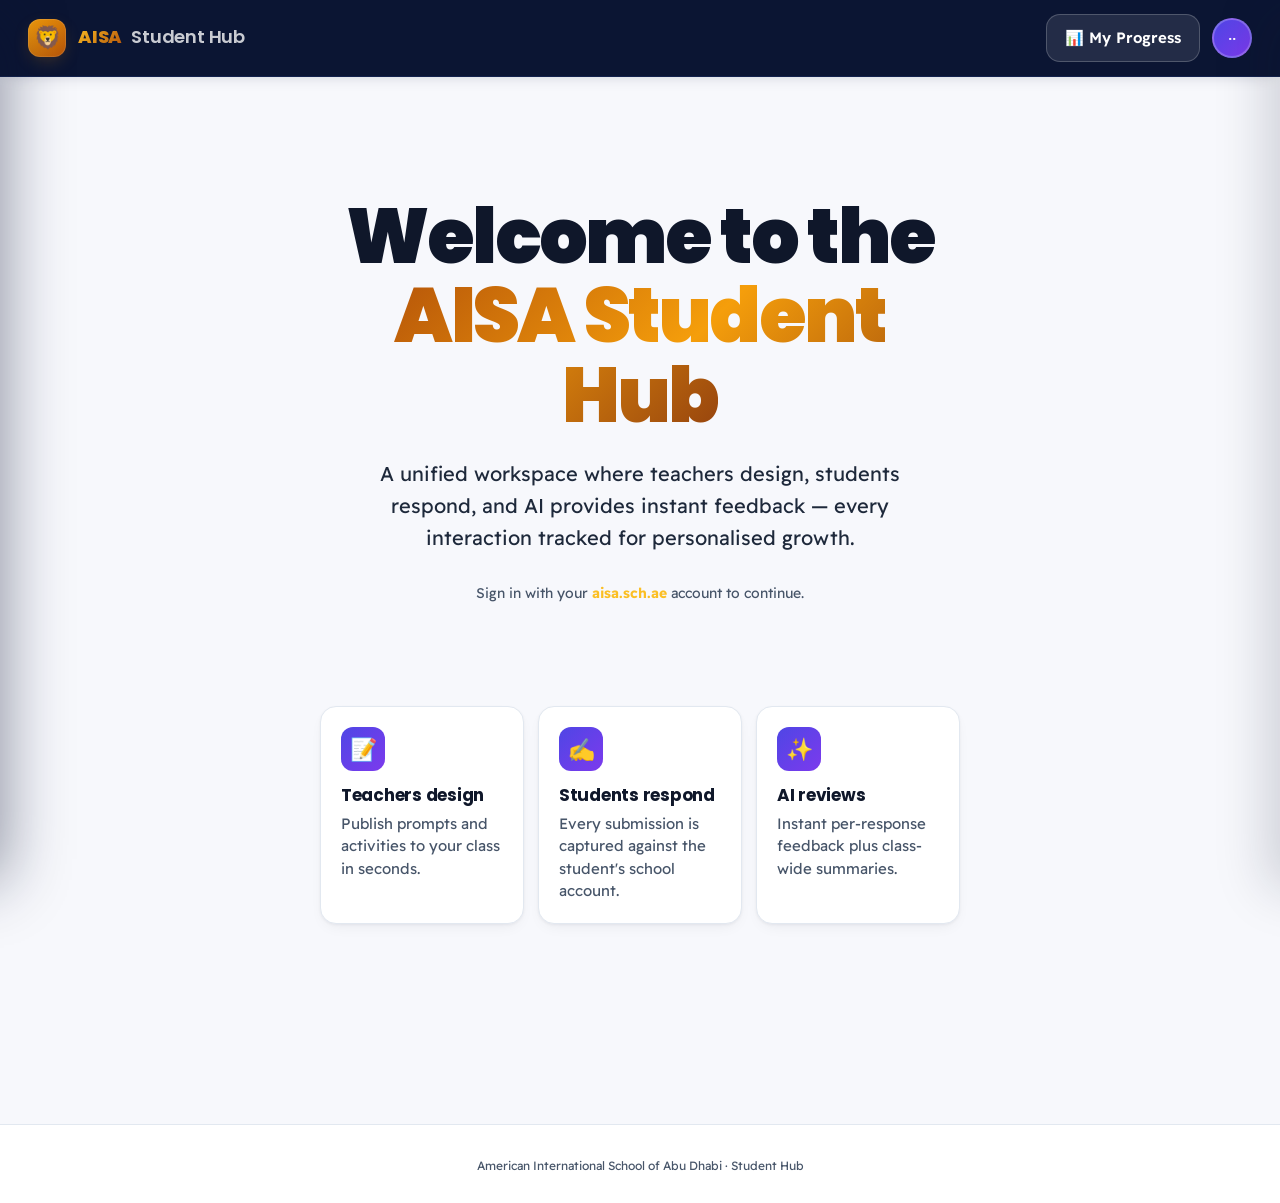
<file: index.html>
<!DOCTYPE html>
<html lang="en">
<head>
  <meta charset="UTF-8" />
  <meta name="viewport" content="width=device-width, initial-scale=1.0, viewport-fit=cover" />
  <title>AISA Student Hub</title>
  <meta name="description" content="Sign in with your aisa.sch.ae account to read teacher prompts, submit responses, and get instant AI feedback." />
  <meta name="theme-color" content="#0b1533" />
  <meta name="apple-mobile-web-app-capable" content="yes" />
  <meta name="apple-mobile-web-app-status-bar-style" content="black-translucent" />
  <meta name="apple-mobile-web-app-title" content="AISA Hub" />
  <meta name="color-scheme" content="dark light" />
  <meta property="og:type" content="website" />
  <meta property="og:title" content="AISA Student Hub" />
  <meta property="og:description" content="Teacher prompts, student responses, instant AI feedback." />
  <link rel="icon" type="image/svg+xml" href="favicon.svg" />
  <link rel="apple-touch-icon" href="favicon.svg" />
  <link rel="manifest" href="manifest.webmanifest" />
  <link rel="preconnect" href="https://fonts.googleapis.com" />
  <link rel="preconnect" href="https://fonts.gstatic.com" crossorigin />
  <link href="https://fonts.googleapis.com/css2?family=Lexend:wght@400;500;600;700;800&family=Poppins:wght@500;600;700;800;900&family=Inter:wght@400;500;600;700&family=JetBrains+Mono:wght@400;500&display=swap" rel="stylesheet" />
  <link rel="stylesheet" href="style.css" />
</head>
<body>
  <a class="skip-link" href="#main">Skip to main content</a>
  <noscript>
    <div class="noscript-banner">
      <strong>JavaScript is required.</strong><br />
      The AISA Student Hub needs JavaScript to sign you in with Google and load your prompts.
      Please enable JavaScript in your browser, or ask your school IT team if this site is blocked.
    </div>
  </noscript>
  <div class="bg-blobs" aria-hidden="true">
    <div class="bg-blob b1"></div>
    <div class="bg-blob b2"></div>
    <div class="bg-blob b3"></div>
  </div>

  <nav class="topbar" aria-label="Primary">
    <a href="index.html" class="brand">
      <span class="brand-mark" aria-hidden="true">🦁</span>
      <span class="brand-text">
        <span class="brand-name">AISA</span>
        <span class="brand-sub">Student Hub</span>
      </span>
    </a>

    <div class="topbar-meta">
      <a href="progress.html" class="btn btn-ghost" id="progress-link">📊 My Progress</a>
      <button id="step-out-btn" class="step-out-btn" type="button" aria-label="Step out of class">
        <span class="step-out-icon" aria-hidden="true">🚪</span>
        <span class="step-out-label">Step out</span>
      </button>
      <button id="assignments-btn" class="assignments-btn empty" type="button">
        <span class="assignments-icon">📥</span>
        <span>Assignments</span>
        <span class="assignments-count" id="assignments-count">0</span>
      </button>
      <div id="account-slot"></div>
    </div>
  </nav>

  <!-- Assignments slide-in panel -->
  <div id="assignments-backdrop" class="assignments-backdrop"></div>
  <aside id="assignments-panel" class="assignments-panel" aria-hidden="true">
    <header class="assignments-panel-header">
      <div>
        <h2 class="font-heading">
          <span class="panel-icon assignments-panel-icon" aria-hidden="true">📥</span>
          Your assignments
        </h2>
        <p class="panel-sub" id="assignments-panel-sub">Loading...</p>
      </div>
      <button class="assignments-close" id="assignments-close" aria-label="Close panel">×</button>
    </header>
    <div class="assignments-list" id="assignments-list"></div>
  </aside>

  <main class="container" id="main">
    <section id="signin-container" class="hero">
      <div class="hero-content">
        <h1 class="hero-title font-heading">
          Welcome to the<br />
          <span class="gradient-amber">AISA Student Hub</span>
        </h1>
        <p class="hero-subtitle">
          A unified workspace where teachers design, students respond, and AI
          provides instant feedback — every interaction tracked for personalised growth.
        </p>
        <p id="status" class="hero-status">
          Sign in with your <strong>aisa.sch.ae</strong> account to continue.
        </p>
        <div class="signin-wrap">
          <div id="g-signin-button"></div>
        </div>

        <div class="hero-features">
          <div class="hero-feature">
            <div class="hero-feature-icon">📝</div>
            <h3 class="font-heading">Teachers design</h3>
            <p>Publish prompts and activities to your class in seconds.</p>
          </div>
          <div class="hero-feature">
            <div class="hero-feature-icon">✍️</div>
            <h3 class="font-heading">Students respond</h3>
            <p>Every submission is captured against the student's school account.</p>
          </div>
          <div class="hero-feature">
            <div class="hero-feature-icon">✨</div>
            <h3 class="font-heading">AI reviews</h3>
            <p>Instant per-response feedback plus class-wide summaries.</p>
          </div>
        </div>
      </div>
    </section>

    <section id="signed-in" hidden>
      <p id="result" class="status-line" aria-live="polite" hidden></p>
      <section id="checkout-card" class="checkout-strip" hidden></section>

      <!-- ====== HUB VIEW ====== -->
      <div id="view-hub" class="view">
        <!-- Personal hero -->
        <header class="hub-hero">
          <div class="hub-greeting">
            <p class="hub-eyebrow" id="hub-date"></p>
            <h1 class="hub-title font-heading">
              <span id="hub-greeting-text">Welcome</span>,
              <span id="hub-name" class="hub-name"></span>
            </h1>
            <p class="hub-subtitle" id="hub-subtitle">Here's everything you need today.</p>
          </div>
          <button id="im-here" class="btn btn-amber hub-im-here">I'm here</button>
        </header>

        <!-- Quick stats -->
        <section class="hub-stats" aria-label="Today at a glance">
          <div class="hub-stat hub-stat-todo">
            <span class="hub-stat-icon">📝</span>
            <span class="hub-stat-num" id="hub-todo-count">0</span>
            <span class="hub-stat-label">to do</span>
          </div>
          <div class="hub-stat hub-stat-streak">
            <span class="hub-stat-icon">🔥</span>
            <span class="hub-stat-num" id="hub-streak">0</span>
            <span class="hub-stat-label">day streak</span>
          </div>
          <div class="hub-stat hub-stat-work">
            <span class="hub-stat-icon">✅</span>
            <span class="hub-stat-num" id="hub-work-count">0</span>
            <span class="hub-stat-label">done</span>
          </div>
          <div class="hub-stat hub-stat-badges">
            <span class="hub-stat-icon">🏆</span>
            <span class="hub-stat-num" id="hub-badges">0</span>
            <span class="hub-stat-label">badges</span>
          </div>
        </section>

        <!-- Up next focus card -->
        <section class="up-next-section" aria-labelledby="up-next-heading">
          <header class="hub-section-header">
            <h2 class="hub-section-title font-heading" id="up-next-heading">Up next</h2>
          </header>
          <div id="up-next" class="up-next"></div>
        </section>

        <!-- Tools grid -->
        <section class="tools-section" aria-labelledby="tools-heading">
          <header class="hub-section-header">
            <h2 class="hub-section-title font-heading" id="tools-heading">Your tools</h2>
            <p class="hub-section-sub">Tap a card to open the tool.</p>
          </header>
          <div class="tools-grid">
            <button class="tool-card tool-blue" data-view="assignments" type="button">
              <span class="tool-icon" aria-hidden="true">📝</span>
              <span class="tool-title font-heading">Assignments</span>
              <span class="tool-desc">Today's prompts from your teachers</span>
              <span class="tool-badge" id="tool-badge-assignments" hidden></span>
            </button>
            <button class="tool-card tool-emerald" data-view="work" type="button">
              <span class="tool-icon" aria-hidden="true">📁</span>
              <span class="tool-title font-heading">My Work</span>
              <span class="tool-desc">Your submissions &amp; the AI feedback you've earned</span>
            </button>
            <button class="tool-card tool-amber" data-view="notes" type="button">
              <span class="tool-icon" aria-hidden="true">📓</span>
              <span class="tool-title font-heading">Notes</span>
              <span class="tool-desc">Your personal notebook — autosaves as you type</span>
            </button>
            <button class="tool-card tool-violet" data-view="study" type="button">
              <span class="tool-icon" aria-hidden="true">🤖</span>
              <span class="tool-title font-heading">AI Study Buddy</span>
              <span class="tool-desc">Ask anything — get a friendly explanation</span>
            </button>
            <button class="tool-card tool-rose" data-view="focus" type="button">
              <span class="tool-icon" aria-hidden="true">⏱️</span>
              <span class="tool-title font-heading">Focus Timer</span>
              <span class="tool-desc">25 minutes of deep work, 5 of rest</span>
            </button>
            <button class="tool-card tool-cyan" data-view="goals" type="button">
              <span class="tool-icon" aria-hidden="true">🎯</span>
              <span class="tool-title font-heading">My Goals</span>
              <span class="tool-desc">Set personal learning goals &amp; check them off</span>
            </button>
            <a class="tool-card tool-indigo" href="progress.html">
              <span class="tool-icon" aria-hidden="true">📊</span>
              <span class="tool-title font-heading">My Progress</span>
              <span class="tool-desc">Streak, badges, leaderboards, AI feedback gallery</span>
            </a>
            <button class="tool-card tool-slate" data-view="im-here-info" type="button">
              <span class="tool-icon" aria-hidden="true">✋</span>
              <span class="tool-title font-heading">I'm here</span>
              <span class="tool-desc">Log that you're in class today</span>
            </button>
          </div>
        </section>

        <!-- Recent activity -->
        <section class="hub-recent" aria-labelledby="recent-heading">
          <header class="hub-section-header">
            <h2 class="hub-section-title font-heading" id="recent-heading">Recent activity</h2>
          </header>
          <ul id="hub-recent-feed" class="hub-recent-feed"></ul>
        </section>
      </div>

      <!-- ====== TOOL VIEWS ====== -->

      <!-- Assignments -->
      <div id="view-assignments" class="view" hidden>
        <header class="view-header">
          <button class="back-to-hub" type="button" data-back>← Back to Hub</button>
          <h2 class="view-title font-heading">📝 Assignments</h2>
          <p class="view-sub">Pending prompts from your teachers. Respond, then mark complete.</p>
        </header>
        <div id="prompts-list" class="prompts-grid"></div>
      </div>

      <!-- My Work -->
      <div id="view-work" class="view" hidden>
        <header class="view-header">
          <button class="back-to-hub" type="button" data-back>← Back to Hub</button>
          <h2 class="view-title font-heading">📁 My Work</h2>
          <p class="view-sub">Completed assignments with your responses and the AI feedback you received.</p>
        </header>
        <div id="work-list" class="prompts-grid"></div>
      </div>

      <!-- Notebook -->
      <div id="view-notes" class="view" hidden>
        <header class="view-header">
          <button class="back-to-hub" type="button" data-back>← Back to Hub</button>
          <h2 class="view-title font-heading">📓 Notebook</h2>
          <p class="view-sub">Your private notebook. Save multiple notes, tag by subject, download anytime. Saves automatically as you type.</p>
        </header>
        <div class="notebook">
          <aside class="notebook-sidebar" aria-label="Your notes">
            <div class="notebook-sidebar-head">
              <button id="note-new" type="button" class="btn btn-primary notebook-new">+ New note</button>
              <button id="notes-download-all" type="button" class="btn btn-ghost notebook-download-all" title="Download all notes as Markdown">⤓ All</button>
            </div>
            <ul id="notes-list" class="notes-list" role="list"></ul>
          </aside>
          <section class="notebook-editor" aria-label="Editor">
            <div id="note-empty" class="empty-state">
              <span class="empty-icon">📓</span>
              <h3>No note selected</h3>
              <p>Pick a note on the left, or create a new one to start writing.</p>
            </div>
            <div id="note-editor" hidden>
              <div class="note-editor-head">
                <input id="note-title" type="text" maxlength="120" placeholder="Note title" class="note-title-input" />
                <div class="note-editor-actions">
                  <button id="note-download" type="button" class="btn btn-ghost" title="Download as Markdown">⤓ Download</button>
                  <button id="note-delete" type="button" class="btn btn-ghost note-delete" title="Delete this note">Delete</button>
                </div>
              </div>
              <label class="note-category-label">
                Subject / unit
                <input id="note-category" type="text" maxlength="80" placeholder="e.g. Biology · Photosynthesis" list="note-category-suggestions" />
                <datalist id="note-category-suggestions">
                  <option value="Math"></option>
                  <option value="Science"></option>
                  <option value="Biology"></option>
                  <option value="Chemistry"></option>
                  <option value="Physics"></option>
                  <option value="English"></option>
                  <option value="History"></option>
                  <option value="Geography"></option>
                  <option value="Arabic"></option>
                  <option value="Islamic Studies"></option>
                  <option value="Art"></option>
                  <option value="P.E."></option>
                  <option value="Computer Science"></option>
                </datalist>
              </label>
              <textarea id="note-body" rows="20" placeholder="Start writing…"></textarea>
              <p class="notes-status muted small" id="notes-status">Saved on this device.</p>
            </div>
          </section>
        </div>
      </div>

      <!-- AI Study Buddy -->
      <div id="view-study" class="view" hidden>
        <header class="view-header">
          <button class="back-to-hub" type="button" data-back>← Back to Hub</button>
          <h2 class="view-title font-heading">🤖 AI Study Buddy</h2>
          <p class="view-sub">Ask anything. I'll explain it clearly and help you think through it. I won't do your homework for you, but I'll help you do it.</p>
        </header>
        <div class="study-chat">
          <div id="study-messages" class="study-messages" aria-live="polite"></div>
          <form id="study-form" class="study-form">
            <textarea id="study-input" rows="2" placeholder="Type a question... (e.g. 'Explain photosynthesis in simple words')" maxlength="2000"></textarea>
            <button type="submit" class="btn btn-primary" id="study-send">Send</button>
          </form>
          <p class="muted small" style="margin: 8px 0 0;">Tip: the more specific you are, the better I can help.</p>
        </div>
      </div>

      <!-- Focus Timer -->
      <div id="view-focus" class="view" hidden>
        <header class="view-header">
          <button class="back-to-hub" type="button" data-back>← Back to Hub</button>
          <h2 class="view-title font-heading">⏱️ Focus Timer</h2>
          <p class="view-sub">Pomodoro — 25 minutes of focused work, then 5 minutes of rest. Repeat.</p>
        </header>
        <div class="focus-card" id="focus-card">
          <p class="focus-mode" id="focus-mode">Focus</p>
          <div class="focus-ring">
            <svg viewBox="0 0 100 100" class="focus-svg" aria-hidden="true">
              <circle cx="50" cy="50" r="46" class="focus-ring-bg"></circle>
              <circle cx="50" cy="50" r="46" class="focus-ring-fill" id="focus-ring-fill"></circle>
            </svg>
            <span class="focus-time" id="focus-time">25:00</span>
          </div>
          <div class="focus-actions">
            <button class="btn btn-primary" id="focus-start" type="button">Start</button>
            <button class="btn btn-ghost" id="focus-reset" type="button">Reset</button>
          </div>
          <p class="focus-stats" id="focus-stats">0 sessions today</p>
        </div>
      </div>

      <!-- My Goals -->
      <div id="view-goals" class="view" hidden>
        <header class="view-header">
          <button class="back-to-hub" type="button" data-back>← Back to Hub</button>
          <h2 class="view-title font-heading">🎯 My Goals</h2>
          <p class="view-sub">Add a goal you want to hit this week. Check it off when you do.</p>
        </header>
        <form id="goal-form" class="goal-form">
          <input id="goal-input" type="text" maxlength="120" placeholder="e.g. Respond to every prompt this week" />
          <button type="submit" class="btn btn-primary">Add goal</button>
        </form>
        <ul id="goals-list" class="goals-list"></ul>
      </div>

      <!-- I'm here info -->
      <div id="view-im-here-info" class="view" hidden>
        <header class="view-header">
          <button class="back-to-hub" type="button" data-back>← Back to Hub</button>
          <h2 class="view-title font-heading">✋ I'm here</h2>
          <p class="view-sub">Tap below to log that you're in class today. Your teacher can see it.</p>
        </header>
        <div class="im-here-card">
          <button id="im-here-big" class="btn btn-amber im-here-big" type="button">I'm here</button>
          <p class="muted small" id="im-here-status" aria-live="polite"></p>
        </div>
      </div>
    </section>

    <!-- Step-out modal (unified: picker + status) -->
    <div id="checkout-modal-backdrop" class="modal-backdrop" hidden></div>
    <div id="checkout-modal" class="modal" hidden role="dialog" aria-labelledby="checkout-modal-title">
      <header class="modal-header">
        <h2 id="checkout-modal-title" class="font-heading">
          <span class="panel-icon checkout-modal-icon" aria-hidden="true">🚪</span>
          <span id="checkout-modal-heading">Step out</span>
        </h2>
        <button class="modal-close" id="checkout-modal-close" aria-label="Close">×</button>
      </header>
      <div class="modal-body">
        <!-- Idle: pick destination + teacher + notes -->
        <div id="checkout-modal-idle">
          <p class="muted small">Pick a destination. Your teacher gets an email now and another when you check back in.</p>
          <fieldset class="dest-fieldset">
            <legend>Where are you going?</legend>
            <label class="dest-option">
              <input type="radio" name="dest" value="Bathroom" />
              <span class="dest-pill"><span class="dest-emoji-modal" aria-hidden="true">🚻</span> Bathroom</span>
            </label>
            <label class="dest-option">
              <input type="radio" name="dest" value="Nurse" />
              <span class="dest-pill"><span class="dest-emoji-modal" aria-hidden="true">⚕️</span> Nurse</span>
            </label>
            <label class="dest-option">
              <input type="radio" name="dest" value="Counsellor" />
              <span class="dest-pill"><span class="dest-emoji-modal" aria-hidden="true">💬</span> Counsellor</span>
            </label>
          </fieldset>
          <label>
            Notify which teacher?
            <select id="checkout-teacher-select"></select>
          </label>
          <label>
            Notes <span class="field-hint">optional</span>
            <input id="checkout-notes" type="text" maxlength="140" placeholder="e.g. feeling unwell, won't be long" />
          </label>
          <p id="checkout-modal-result" class="status-line" aria-live="polite"></p>
          <div class="modal-actions">
            <button class="btn btn-ghost" id="checkout-modal-cancel" type="button">Cancel</button>
            <button class="btn btn-primary" id="checkout-modal-submit" type="button">Send &amp; step out</button>
          </div>
        </div>
        <!-- Active: status + check back in -->
        <div id="checkout-modal-active" hidden>
          <div class="checkout-status">
            <p class="status-eyebrow">Currently checked out</p>
            <h3 class="status-where">At <strong id="checkout-destination-active"></strong></h3>
            <p class="muted status-meta">
              <span id="checkout-since"></span>
              · notified <span id="checkout-teacher-active"></span>
            </p>
          </div>
          <p id="checkout-modal-active-result" class="status-line" aria-live="polite"></p>
          <div class="modal-actions">
            <button class="btn btn-ghost" id="checkout-active-cancel" type="button">Close</button>
            <button class="btn btn-amber" id="checkin-btn" type="button">Check back in</button>
          </div>
        </div>
      </div>
    </div>
  </main>

  <footer class="page-footer">
    <span class="muted small">American International School of Abu Dhabi · Student Hub</span>
  </footer>

  <script src="config.js"></script>
  <script src="auth.js"></script>
  <script src="account-menu.js"></script>
  <script src="nav-drawer.js"></script>
  <script src="app.js"></script>
  <script src="https://accounts.google.com/gsi/client" async defer onload="initGoogleSignIn()"></script>
</body>
</html>
</file>
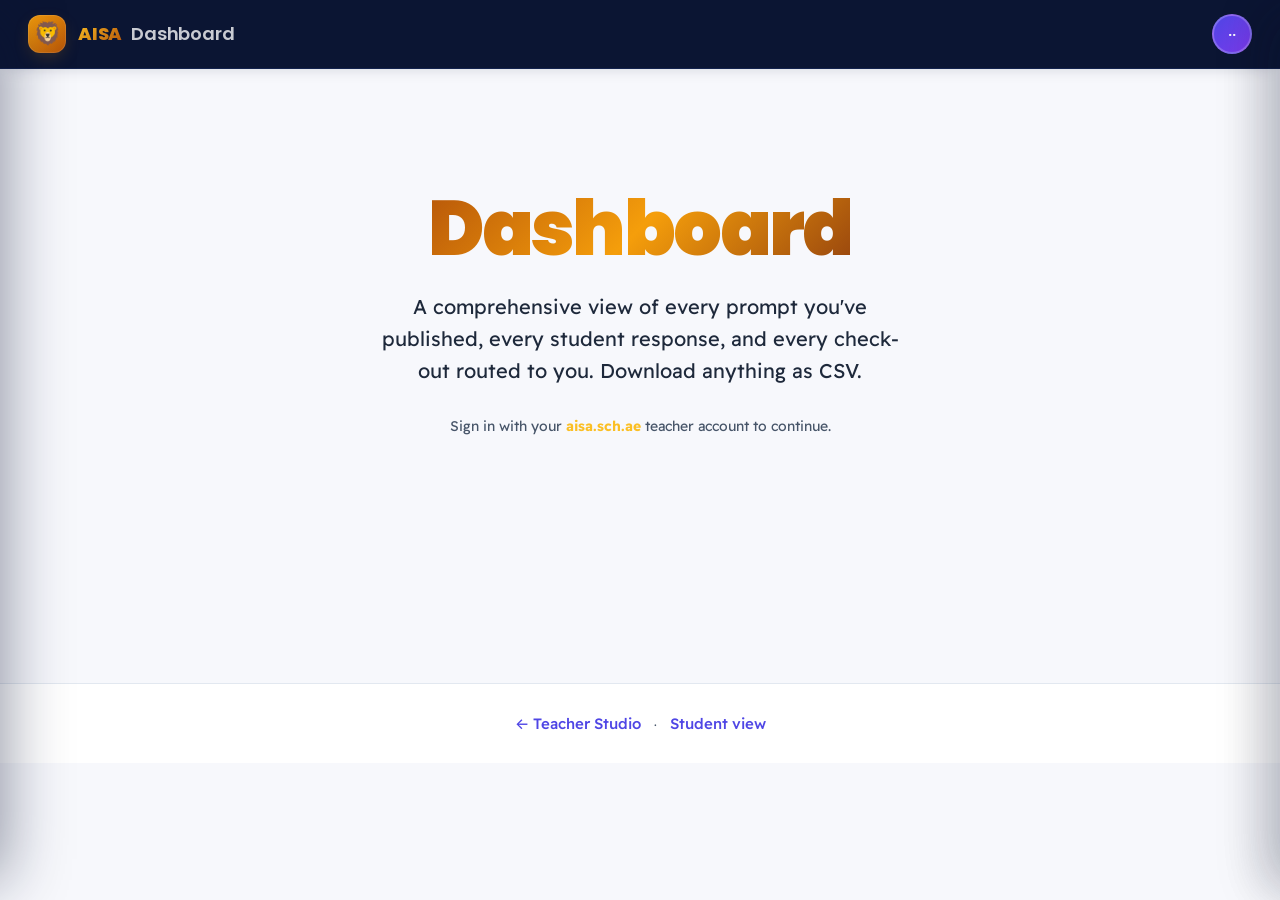
<file: dashboard.html>
<!DOCTYPE html>
<html lang="en">
<head>
  <meta charset="UTF-8" />
  <meta name="viewport" content="width=device-width, initial-scale=1.0, viewport-fit=cover" />
  <title>AISA Hub · Dashboard</title>
  <meta name="description" content="A comprehensive teacher dashboard: every prompt you've published, every student response, every check-out, with CSV downloads." />
  <meta name="theme-color" content="#0b1533" />
  <meta name="apple-mobile-web-app-capable" content="yes" />
  <meta name="apple-mobile-web-app-status-bar-style" content="black-translucent" />
  <meta name="apple-mobile-web-app-title" content="AISA Hub" />
  <meta name="color-scheme" content="dark light" />
  <link rel="icon" type="image/svg+xml" href="favicon.svg" />
  <link rel="apple-touch-icon" href="favicon.svg" />
  <link rel="manifest" href="manifest.webmanifest" />
  <link rel="preconnect" href="https://fonts.googleapis.com" />
  <link rel="preconnect" href="https://fonts.gstatic.com" crossorigin />
  <link href="https://fonts.googleapis.com/css2?family=Lexend:wght@400;500;600;700;800&family=Poppins:wght@500;600;700;800;900&family=Inter:wght@400;500;600;700&family=JetBrains+Mono:wght@400;500&display=swap" rel="stylesheet" />
  <link rel="stylesheet" href="style.css" />
</head>
<body>
  <a class="skip-link" href="#main">Skip to main content</a>
  <noscript>
    <div class="noscript-banner">
      <strong>JavaScript is required.</strong><br />
      The Dashboard needs JavaScript to fetch your data and run downloads.
    </div>
  </noscript>
  <div class="bg-blobs" aria-hidden="true">
    <div class="bg-blob b1"></div>
    <div class="bg-blob b2"></div>
    <div class="bg-blob b3"></div>
  </div>

  <nav class="topbar" data-page="dashboard"></nav>

  <main class="container container-wide" id="main">
    <section id="signin-container" class="hero">
      <div class="hero-content">
        <h1 class="hero-title font-heading">
          <span class="gradient-amber">Dashboard</span>
        </h1>
        <p class="hero-subtitle">
          A comprehensive view of every prompt you've published, every student response,
          and every check-out routed to you. Download anything as CSV.
        </p>
        <p id="status" class="hero-status">
          Sign in with your <strong>aisa.sch.ae</strong> teacher account to continue.
        </p>
        <div class="signin-wrap">
          <div id="g-signin-button"></div>
        </div>
      </div>
    </section>

    <section id="signed-in" hidden>
      <header class="page-header">
        <div>
          <h2 class="page-title font-heading">Your dashboard</h2>
          <p class="page-subtitle">Everything you've published, everyone who responded.</p>
        </div>
        <button type="button" class="btn btn-ghost" id="refresh-btn">Refresh</button>
      </header>

      <section id="role-loading" class="role-loading" aria-live="polite" aria-busy="true">
        <div class="skeleton-stack" aria-hidden="true">
          <div class="skeleton skeleton-line medium"></div>
          <div class="skeleton skeleton-line short"></div>
        </div>
        <div class="skeleton-grid" aria-hidden="true" style="margin-top: 20px;">
          <div class="skeleton-card"></div>
          <div class="skeleton-card"></div>
          <div class="skeleton-card"></div>
          <div class="skeleton-card"></div>
        </div>
        <span class="sr-only">Loading dashboard…</span>
      </section>

      <section id="not-teacher" class="not-teacher" hidden>
        <h3 class="font-heading">No teacher access</h3>
        <p>Your account isn't on the teacher allow-list.</p>
      </section>

      <section id="dashboard-content" hidden>
        <!-- KPI cards -->
        <div class="stats-grid" id="stats-grid"></div>

        <!-- Downloads -->
        <div class="panel downloads-panel">
          <header class="panel-header">
            <h2 class="panel-title font-heading">Download your data</h2>
            <p class="panel-subtitle">Get a CSV snapshot — only data you own (your prompts, your students' responses, your check-outs).</p>
          </header>
          <div class="download-row" id="download-row"></div>
        </div>

        <!-- By prompt -->
        <div class="panel">
          <header class="panel-header">
            <h2 class="panel-title font-heading">By prompt</h2>
            <p class="panel-subtitle">Every active prompt with its response counts and flagged status.</p>
          </header>
          <div class="table-wrap">
            <table class="data-table" id="prompts-table">
              <thead>
                <tr>
                  <th>Title</th>
                  <th>Type</th>
                  <th>Created</th>
                  <th class="num">Responses</th>
                  <th class="num">Students</th>
                  <th class="num">Flagged</th>
                </tr>
              </thead>
              <tbody></tbody>
            </table>
          </div>
        </div>

        <!-- By student -->
        <div class="panel">
          <header class="panel-header">
            <h2 class="panel-title font-heading">By student</h2>
            <p class="panel-subtitle">Roster of everyone who has responded to any of your prompts.</p>
          </header>
          <div class="table-wrap">
            <table class="data-table" id="students-table">
              <thead>
                <tr>
                  <th>Name</th>
                  <th>Email</th>
                  <th class="num">Responses</th>
                  <th class="num">Prompts</th>
                  <th class="num">Flagged</th>
                  <th class="num">Resolved</th>
                  <th>Last active</th>
                </tr>
              </thead>
              <tbody></tbody>
            </table>
          </div>
        </div>

        <!-- Recent activity -->
        <div class="panel">
          <header class="panel-header">
            <h2 class="panel-title font-heading">Recent activity</h2>
            <p class="panel-subtitle">Last 25 events from your students.</p>
          </header>
          <ul class="activity-feed" id="activity-feed"></ul>
        </div>
      </section>
    </section>
  </main>

  <footer class="page-footer">
    <a href="teacher.html" class="footer-link">← Teacher Studio</a>
    <span class="muted small" style="margin: 0 8px;">·</span>
    <a href="index.html" class="footer-link">Student view</a>
  </footer>

  <script src="config.js"></script>
  <script src="auth.js"></script>
  <script src="menu.js"></script>
  <script src="account-menu.js"></script>
  <script src="nav-drawer.js"></script>
  <script src="checkouts-panel.js"></script>
  <script src="flagged-panel.js"></script>
  <script src="dashboard.js"></script>
  <script src="https://accounts.google.com/gsi/client" async defer onload="initGoogleSignIn()"></script>
</body>
</html>
</file>
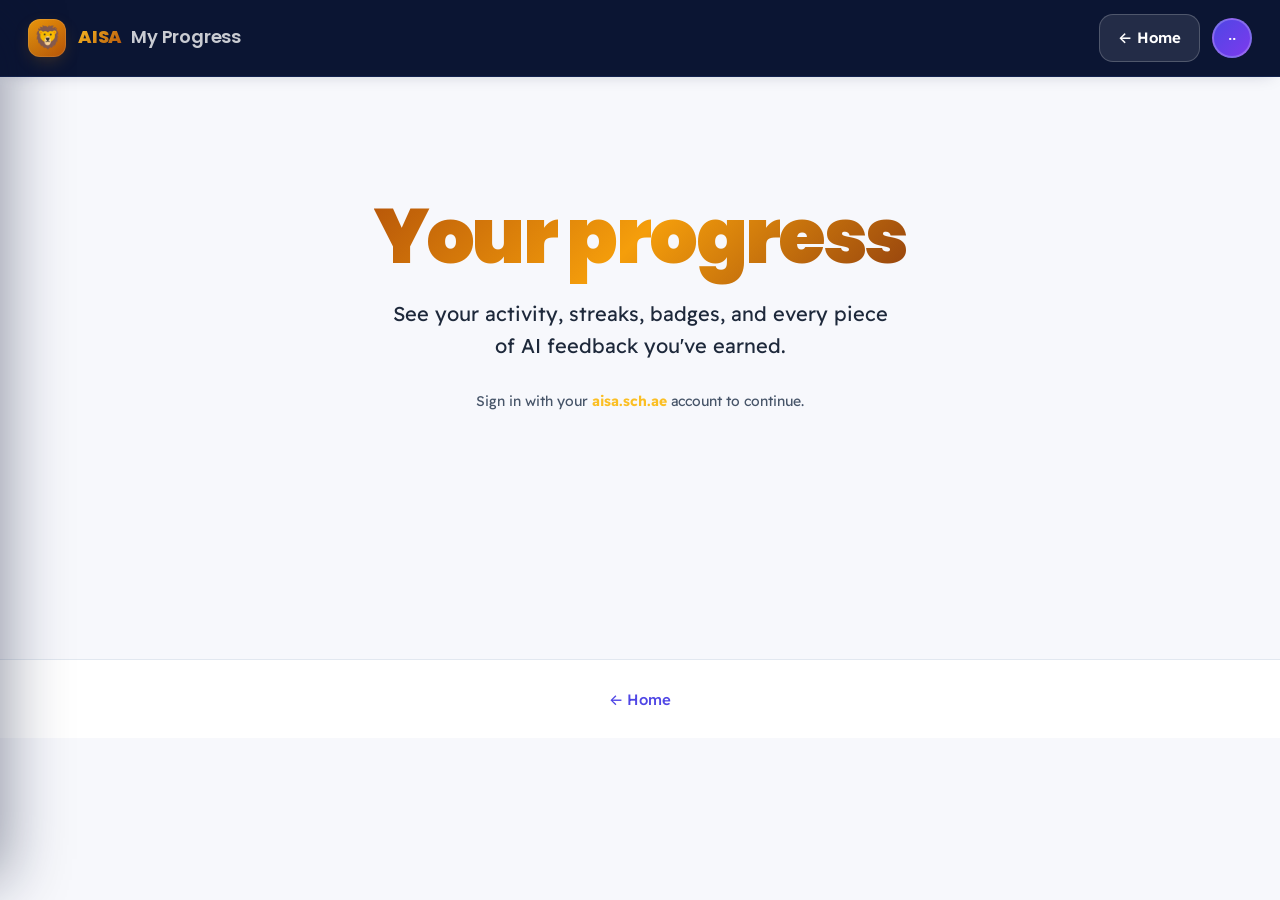
<file: progress.html>
<!DOCTYPE html>
<html lang="en">
<head>
  <meta charset="UTF-8" />
  <meta name="viewport" content="width=device-width, initial-scale=1.0, viewport-fit=cover" />
  <title>AISA Hub · My Progress</title>
  <meta name="description" content="Track your activity, streaks, badges, and the AI feedback you've earned." />
  <meta name="theme-color" content="#0b1533" />
  <meta name="apple-mobile-web-app-capable" content="yes" />
  <meta name="apple-mobile-web-app-status-bar-style" content="black-translucent" />
  <meta name="apple-mobile-web-app-title" content="AISA Hub" />
  <meta name="color-scheme" content="dark light" />
  <link rel="icon" type="image/svg+xml" href="favicon.svg" />
  <link rel="apple-touch-icon" href="favicon.svg" />
  <link rel="manifest" href="manifest.webmanifest" />
  <link rel="preconnect" href="https://fonts.googleapis.com" />
  <link rel="preconnect" href="https://fonts.gstatic.com" crossorigin />
  <link href="https://fonts.googleapis.com/css2?family=Lexend:wght@400;500;600;700;800&family=Poppins:wght@500;600;700;800;900&family=Inter:wght@400;500;600;700&family=JetBrains+Mono:wght@400;500&display=swap" rel="stylesheet" />
  <link rel="stylesheet" href="style.css" />
</head>
<body>
  <a class="skip-link" href="#main">Skip to main content</a>
  <noscript>
    <div class="noscript-banner">
      <strong>JavaScript is required.</strong><br />
      My Progress needs JavaScript to load your data.
    </div>
  </noscript>
  <div class="bg-blobs" aria-hidden="true">
    <div class="bg-blob b1"></div>
    <div class="bg-blob b2"></div>
    <div class="bg-blob b3"></div>
  </div>

  <nav class="topbar" aria-label="Primary">
    <a href="index.html" class="brand">
      <span class="brand-mark" aria-hidden="true">🦁</span>
      <span class="brand-text">
        <span class="brand-name">AISA</span>
        <span class="brand-sub">My Progress</span>
      </span>
    </a>

    <div class="topbar-meta">
      <a href="index.html" class="btn btn-ghost">← Home</a>
      <div id="account-slot"></div>
    </div>
  </nav>

  <main class="container container-wide" id="main">
    <section id="signin-container" class="hero">
      <div class="hero-content">
        <h1 class="hero-title font-heading">
          <span class="gradient-amber">Your progress</span>
        </h1>
        <p class="hero-subtitle">
          See your activity, streaks, badges, and every piece of AI feedback you've earned.
        </p>
        <p id="status" class="hero-status">
          Sign in with your <strong>aisa.sch.ae</strong> account to continue.
        </p>
        <div class="signin-wrap">
          <div id="g-signin-button"></div>
        </div>
      </div>
    </section>

    <section id="signed-in" hidden>
      <header class="page-header progress-header">
        <div>
          <p class="hello-line muted small">Hi <span id="hello-name"></span> — here's your progress</p>
          <h2 class="page-title font-heading">Your progress</h2>
        </div>
        <button type="button" class="btn btn-ghost" id="refresh-btn">Refresh</button>
      </header>

      <section id="loading" class="role-loading" aria-live="polite" aria-busy="true">
        <div class="skeleton-stack" aria-hidden="true">
          <div class="skeleton skeleton-line medium"></div>
          <div class="skeleton skeleton-line short"></div>
        </div>
        <div class="skeleton-grid" aria-hidden="true" style="margin-top: 20px;">
          <div class="skeleton-card"></div>
          <div class="skeleton-card"></div>
          <div class="skeleton-card"></div>
          <div class="skeleton-card"></div>
        </div>
        <span class="sr-only">Loading your progress…</span>
      </section>

      <section id="dashboard-content" hidden>
        <!-- Level hero with XP bar -->
        <section id="level-hero" class="level-hero" aria-label="Your level"></section>

        <!-- KPI cards -->
        <div class="stats-grid" id="stats-grid"></div>

        <!-- Activity heatmap -->
        <div class="panel">
          <header class="panel-header">
            <h2 class="panel-title font-heading">Last 9 weeks of activity</h2>
            <p class="panel-subtitle">Each square is a day — brighter means more responses.</p>
          </header>
          <div class="heatmap-wrap">
            <div class="heatmap" id="heatmap" role="img" aria-label="Activity heatmap"></div>
            <div class="heatmap-legend">
              <span class="muted small">Less</span>
              <span class="heatmap-cell legend l0"></span>
              <span class="heatmap-cell legend l1"></span>
              <span class="heatmap-cell legend l2"></span>
              <span class="heatmap-cell legend l3"></span>
              <span class="heatmap-cell legend l4"></span>
              <span class="muted small">More</span>
            </div>
          </div>
        </div>

        <!-- Achievements -->
        <div class="panel">
          <header class="panel-header">
            <h2 class="panel-title font-heading">Achievements</h2>
            <p class="panel-subtitle">Earn badges for staying engaged.</p>
          </header>
          <div class="achievements-grid" id="achievements-grid"></div>
        </div>

        <!-- Time in class (checkouts) -->
        <div class="panel">
          <header class="panel-header">
            <h2 class="panel-title font-heading">Time in class</h2>
            <p class="panel-subtitle">How much time you've spent outside of class — your teachers see this too.</p>
          </header>
          <div class="checkout-summary" id="checkout-summary"></div>
        </div>

        <!-- Leaderboards -->
        <div class="panel">
          <header class="panel-header">
            <h2 class="panel-title font-heading">🏆 Leaderboards</h2>
            <p class="panel-subtitle">Three friendly rankings this week. You always see your own row.</p>
          </header>
          <div class="leaderboard-grid">
            <section class="leaderboard-card" aria-labelledby="lb-stays-title">
              <h3 id="lb-stays-title" class="leaderboard-title">🚪 Stays in class</h3>
              <p class="muted small" style="margin: 0 0 12px;">Least minutes outside class this week.</p>
              <div class="leaderboard" id="leaderboard"></div>
            </section>
            <section class="leaderboard-card" aria-labelledby="lb-active-title">
              <h3 id="lb-active-title" class="leaderboard-title">📝 Most active</h3>
              <p class="muted small" style="margin: 0 0 12px;">Most responses submitted this week.</p>
              <div class="leaderboard" id="lb-active"></div>
            </section>
            <section class="leaderboard-card" aria-labelledby="lb-streak-title">
              <h3 id="lb-streak-title" class="leaderboard-title">🔥 Streak champions</h3>
              <p class="muted small" style="margin: 0 0 12px;">Longest current activity streaks.</p>
              <div class="leaderboard" id="lb-streak"></div>
            </section>
          </div>
        </div>

        <!-- Recent AI feedback -->
        <div class="panel">
          <header class="panel-header">
            <h2 class="panel-title font-heading">Recent AI feedback</h2>
            <p class="panel-subtitle">The last few pieces of feedback you've received.</p>
          </header>
          <div class="feedback-stack" id="feedback-stack"></div>
        </div>

        <!-- Per-prompt progress -->
        <div class="panel">
          <header class="panel-header">
            <h2 class="panel-title font-heading">Per-prompt progress</h2>
            <p class="panel-subtitle">Pending prompts first, then completed.</p>
          </header>
          <div class="prompt-progress-list" id="prompt-progress-list"></div>
        </div>
      </section>
    </section>
  </main>

  <footer class="page-footer">
    <a href="index.html" class="footer-link">← Home</a>
  </footer>

  <script src="config.js"></script>
  <script src="auth.js"></script>
  <script src="account-menu.js"></script>
  <script src="nav-drawer.js"></script>
  <script src="progress.js"></script>
  <script src="https://accounts.google.com/gsi/client" async defer onload="initGoogleSignIn()"></script>
</body>
</html>
</file>
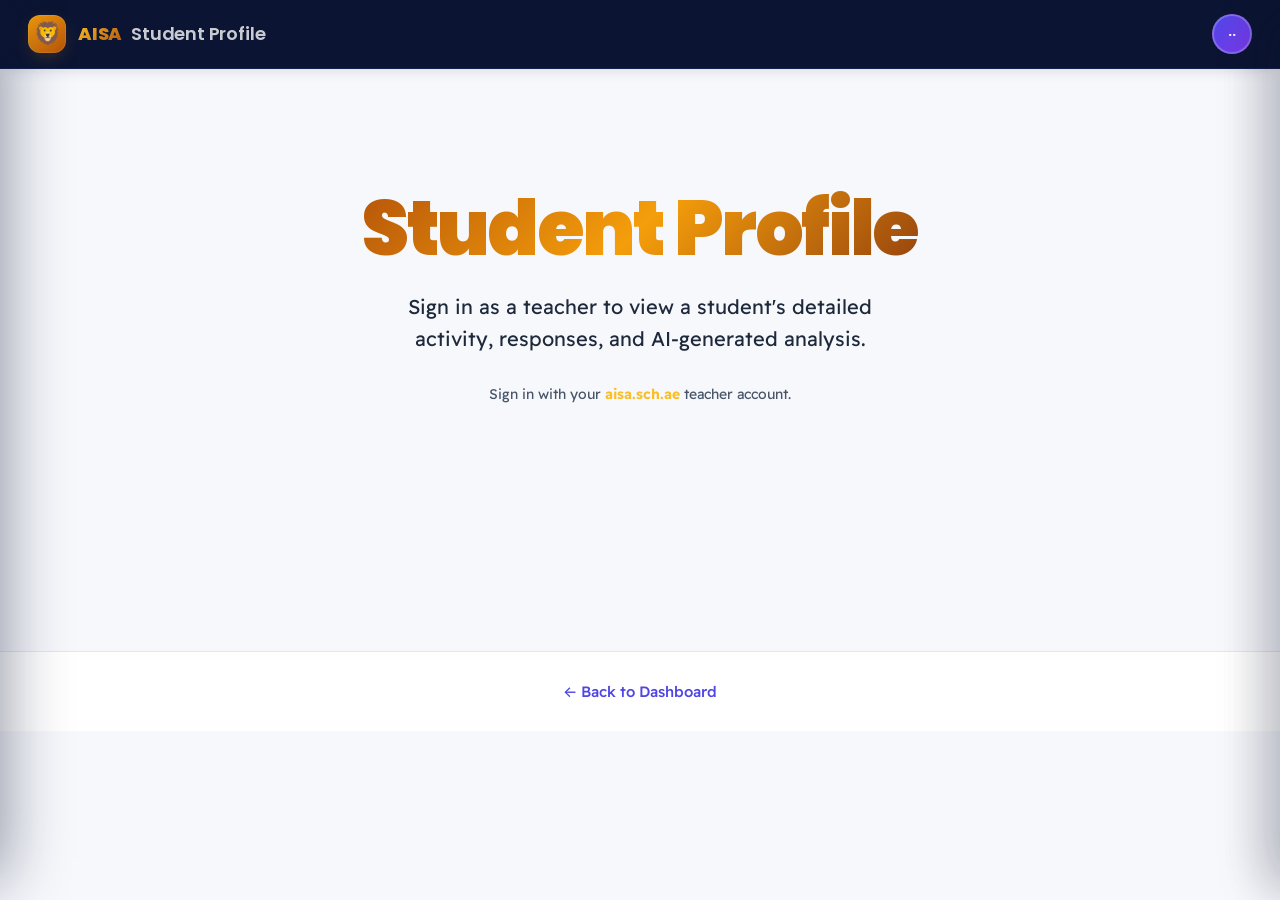
<file: student.html>
<!DOCTYPE html>
<html lang="en">
<head>
  <meta charset="UTF-8" />
  <meta name="viewport" content="width=device-width, initial-scale=1.0, viewport-fit=cover" />
  <title>AISA Hub · Student Profile</title>
  <meta name="description" content="A deep view of a single student's activity, responses, AI feedback history, and an AI-generated summary of strengths, growth areas, and next steps." />
  <meta name="theme-color" content="#0b1533" />
  <meta name="apple-mobile-web-app-capable" content="yes" />
  <meta name="apple-mobile-web-app-status-bar-style" content="black-translucent" />
  <meta name="apple-mobile-web-app-title" content="AISA Hub" />
  <meta name="color-scheme" content="dark light" />
  <link rel="icon" type="image/svg+xml" href="favicon.svg" />
  <link rel="apple-touch-icon" href="favicon.svg" />
  <link rel="manifest" href="manifest.webmanifest" />
  <link rel="preconnect" href="https://fonts.googleapis.com" />
  <link rel="preconnect" href="https://fonts.gstatic.com" crossorigin />
  <link href="https://fonts.googleapis.com/css2?family=Lexend:wght@400;500;600;700;800&family=Poppins:wght@500;600;700;800;900&family=Inter:wght@400;500;600;700&family=JetBrains+Mono:wght@400;500&display=swap" rel="stylesheet" />
  <link rel="stylesheet" href="style.css" />
</head>
<body>
  <a class="skip-link" href="#main">Skip to main content</a>
  <noscript>
    <div class="noscript-banner">
      <strong>JavaScript is required.</strong><br />
      The student profile page needs JavaScript to load data and AI summaries.
    </div>
  </noscript>
  <div class="bg-blobs" aria-hidden="true">
    <div class="bg-blob b1"></div>
    <div class="bg-blob b2"></div>
    <div class="bg-blob b3"></div>
  </div>

  <nav class="topbar" data-page="student"></nav>

  <main class="container container-wide" id="main">
    <section id="signin-container" class="hero">
      <div class="hero-content">
        <h1 class="hero-title font-heading">
          <span class="gradient-amber">Student Profile</span>
        </h1>
        <p class="hero-subtitle">Sign in as a teacher to view a student's detailed activity, responses, and AI-generated analysis.</p>
        <p id="status" class="hero-status">Sign in with your <strong>aisa.sch.ae</strong> teacher account.</p>
        <div class="signin-wrap"><div id="g-signin-button"></div></div>
      </div>
    </section>

    <section id="signed-in" hidden>
      <section id="loading" class="role-loading" aria-live="polite" aria-busy="true">
        <div class="skeleton-stack" aria-hidden="true">
          <div class="skeleton skeleton-line medium"></div>
          <div class="skeleton skeleton-line short"></div>
        </div>
        <div class="skeleton-grid" aria-hidden="true" style="margin-top: 20px;">
          <div class="skeleton-card"></div>
          <div class="skeleton-card"></div>
          <div class="skeleton-card"></div>
        </div>
        <span class="sr-only">Loading student profile…</span>
      </section>

      <section id="profile-content" hidden>
        <!-- Student hero -->
        <section id="student-hero" class="student-hero"></section>

        <!-- KPIs -->
        <div class="stats-grid" id="stats-grid"></div>

        <!-- AI Summary -->
        <div class="panel ai-summary-panel">
          <header class="panel-header">
            <div class="panel-header-row">
              <div>
                <h2 class="panel-title font-heading">AI overall summary</h2>
                <p class="panel-subtitle">Gemini reads this student's full activity log and writes a private snapshot for you.</p>
              </div>
              <button type="button" class="btn btn-primary" id="generate-summary-btn">✨ Generate</button>
            </div>
          </header>
          <div id="ai-summary" class="ai-summary"></div>
        </div>

        <!-- Heatmap -->
        <div class="panel">
          <header class="panel-header">
            <h2 class="panel-title font-heading">Last 9 weeks of activity</h2>
            <p class="panel-subtitle">Each square is a day — brighter means more responses.</p>
          </header>
          <div class="heatmap-wrap">
            <div class="heatmap" id="heatmap" role="img" aria-label="Activity heatmap"></div>
            <div class="heatmap-legend">
              <span class="muted small">Less</span>
              <span class="heatmap-cell legend l0"></span>
              <span class="heatmap-cell legend l1"></span>
              <span class="heatmap-cell legend l2"></span>
              <span class="heatmap-cell legend l3"></span>
              <span class="heatmap-cell legend l4"></span>
              <span class="muted small">More</span>
            </div>
          </div>
        </div>

        <!-- Flagged responses (if any) -->
        <div class="panel" id="flagged-section" hidden>
          <header class="panel-header">
            <h2 class="panel-title font-heading">Flagged responses</h2>
            <p class="panel-subtitle">Responses that triggered our distress classifier.</p>
          </header>
          <div id="flagged-list-profile"></div>
        </div>

        <!-- Resolution history (if any) -->
        <div class="panel" id="resolutions-section" hidden>
          <header class="panel-header">
            <h2 class="panel-title font-heading">Resolution history</h2>
            <p class="panel-subtitle">Every flag that's been closed out for this student, newest first.</p>
          </header>
          <div id="resolutions-list"></div>
        </div>

        <!-- Per-prompt progress -->
        <div class="panel">
          <header class="panel-header">
            <h2 class="panel-title font-heading">Per-prompt progress</h2>
            <p class="panel-subtitle">Every active prompt of yours and this student's status on it.</p>
          </header>
          <div id="prompts-list"></div>
        </div>

        <!-- Response history -->
        <div class="panel">
          <header class="panel-header">
            <h2 class="panel-title font-heading">Response history</h2>
            <p class="panel-subtitle">Every submission this student has made to your prompts, newest first.</p>
          </header>
          <div id="response-history"></div>
        </div>

        <!-- Check-outs -->
        <div class="panel" id="checkouts-section" hidden>
          <header class="panel-header">
            <h2 class="panel-title font-heading">Check-outs routed to you</h2>
            <p class="panel-subtitle">Times this student notified you they were stepping out.</p>
          </header>
          <div id="checkouts-list-profile"></div>
        </div>
      </section>
    </section>
  </main>

  <footer class="page-footer">
    <a href="dashboard.html" class="footer-link">← Back to Dashboard</a>
  </footer>

  <script src="config.js"></script>
  <script src="auth.js"></script>
  <script src="menu.js"></script>
  <script src="account-menu.js"></script>
  <script src="nav-drawer.js"></script>
  <script src="checkouts-panel.js"></script>
  <script src="flagged-panel.js"></script>
  <script src="student.js"></script>
  <script src="https://accounts.google.com/gsi/client" async defer onload="initGoogleSignIn()"></script>
</body>
</html>
</file>
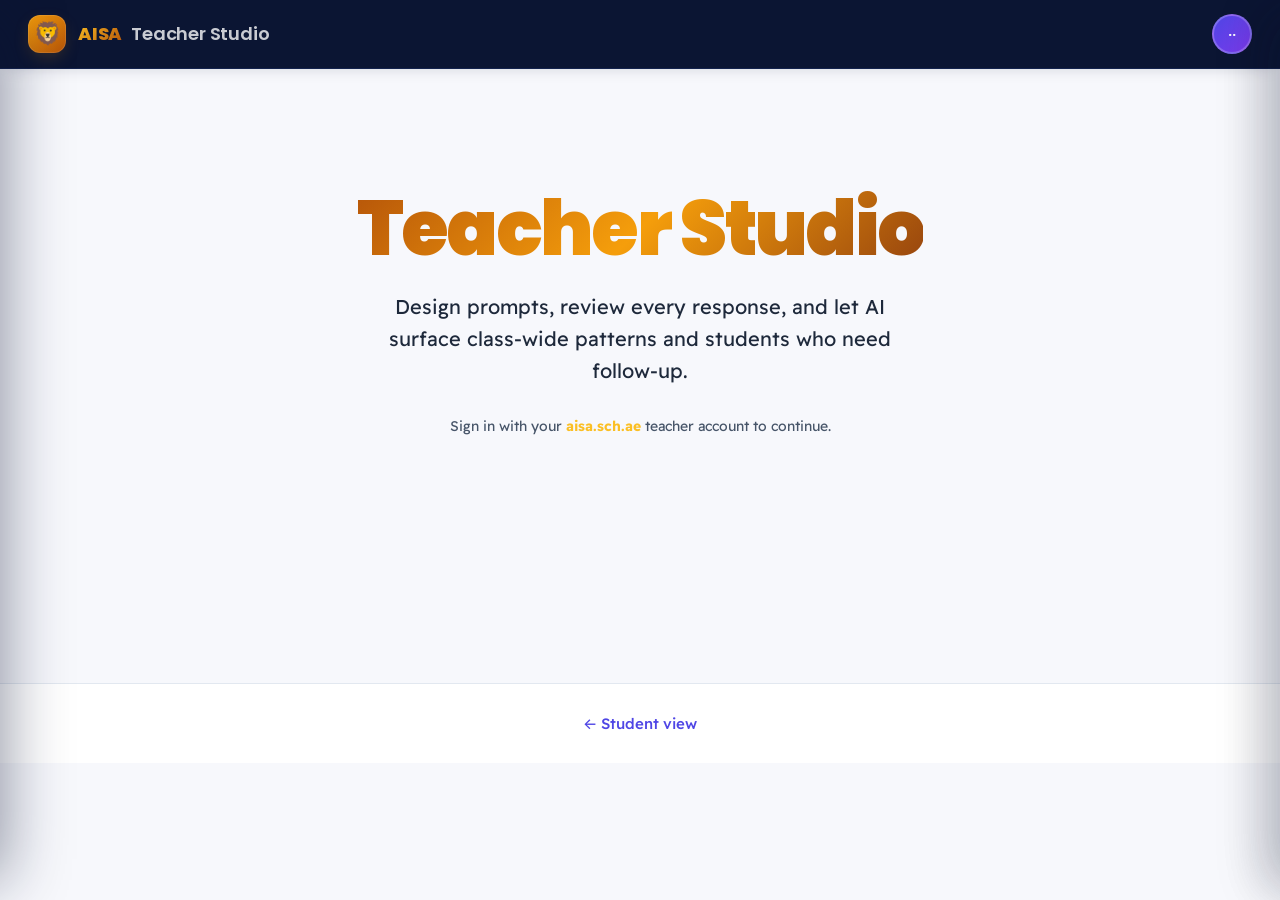
<file: teacher.html>
<!DOCTYPE html>
<html lang="en">
<head>
  <meta charset="UTF-8" />
  <meta name="viewport" content="width=device-width, initial-scale=1.0, viewport-fit=cover" />
  <title>AISA Hub · Teacher Studio</title>
  <meta name="description" content="Design prompts, review every student response, and let AI surface class-wide patterns and follow-ups." />
  <meta name="theme-color" content="#0b1533" />
  <meta name="apple-mobile-web-app-capable" content="yes" />
  <meta name="apple-mobile-web-app-status-bar-style" content="black-translucent" />
  <meta name="apple-mobile-web-app-title" content="AISA Hub" />
  <meta name="color-scheme" content="dark light" />
  <link rel="icon" type="image/svg+xml" href="favicon.svg" />
  <link rel="apple-touch-icon" href="favicon.svg" />
  <link rel="manifest" href="manifest.webmanifest" />
  <link rel="preconnect" href="https://fonts.googleapis.com" />
  <link rel="preconnect" href="https://fonts.gstatic.com" crossorigin />
  <link href="https://fonts.googleapis.com/css2?family=Lexend:wght@400;500;600;700;800&family=Poppins:wght@500;600;700;800;900&family=Inter:wght@400;500;600;700&family=JetBrains+Mono:wght@400;500&display=swap" rel="stylesheet" />
  <link rel="stylesheet" href="style.css" />
</head>
<body>
  <a class="skip-link" href="#main">Skip to main content</a>
  <noscript>
    <div class="noscript-banner">
      <strong>JavaScript is required.</strong><br />
      Teacher Studio needs JavaScript to sign you in and load your prompts.
      Please enable JavaScript or contact your school IT team.
    </div>
  </noscript>
  <div class="bg-blobs" aria-hidden="true">
    <div class="bg-blob b1"></div>
    <div class="bg-blob b2"></div>
    <div class="bg-blob b3"></div>
  </div>

  <nav class="topbar" data-page="teacher"></nav>

  <main class="container container-wide" id="main">
    <section id="signin-container" class="hero">
      <div class="hero-content">
        <h1 class="hero-title font-heading">
          <span class="gradient-amber">Teacher Studio</span>
        </h1>
        <p class="hero-subtitle">
          Design prompts, review every response, and let AI surface class-wide
          patterns and students who need follow-up.
        </p>
        <p id="status" class="hero-status">
          Sign in with your <strong>aisa.sch.ae</strong> teacher account to continue.
        </p>
        <div class="signin-wrap">
          <div id="g-signin-button"></div>
        </div>
      </div>
    </section>

    <section id="signed-in" hidden>
      <header class="page-header">
        <div>
          <h2 class="page-title font-heading">Teacher Studio</h2>
          <p class="page-subtitle">Design prompts, review responses, and generate AI class summaries.</p>
        </div>
      </header>

      <section id="role-loading" class="role-loading" aria-live="polite" aria-busy="true">
        <div class="skeleton-stack" aria-hidden="true">
          <div class="skeleton skeleton-line medium"></div>
          <div class="skeleton skeleton-line short"></div>
        </div>
        <span class="sr-only">Checking your access…</span>
      </section>

      <section id="not-teacher" class="not-teacher" hidden>
        <h3 class="font-heading">No teacher access</h3>
        <p>Your account isn't on the teacher allow-list.</p>
        <p class="muted small">
          Ask an admin to add your email to the <code>TEACHER_EMAILS</code>
          script property in the Apps Script project.
        </p>
      </section>

      <section id="teacher-tools" hidden>
        <div class="teacher-grid">
          <div class="panel panel-form">
            <header class="panel-header">
              <h2 class="panel-title font-heading" id="form-title">Create a prompt</h2>
              <p class="panel-subtitle" id="form-subtitle">Publish a question or activity. Students see it instantly.</p>
            </header>
            <div id="draft-banner" class="draft-banner" hidden>
              <span>Customising draft from <strong id="draft-from"></strong></span>
              <button type="button" class="link-btn" id="cancel-draft">Cancel</button>
            </div>
            <div id="edit-banner" class="draft-banner edit-mode" hidden>
              <span>Editing: <strong id="edit-title-display"></strong></span>
              <button type="button" class="link-btn" id="cancel-edit">Cancel</button>
            </div>

            <div class="templates-section">
              <p class="templates-label">Start from a template</p>
              <div class="templates-row" id="templates-row"></div>
              <button type="button" class="suggest-ai-btn" id="suggest-ai-btn">
                <span aria-hidden="true">✨</span>
                <span>Suggest with AI</span>
              </button>
            </div>

            <form id="prompt-form">
              <label>
                Type
                <select id="prompt-type">
                  <option value="open">Open response (AI feedback)</option>
                  <option value="multiple_choice">Multiple choice</option>
                  <option value="rating">Rating / scale</option>
                  <option value="poll">Anonymous poll</option>
                  <option value="acknowledgment">Acknowledgment</option>
                </select>
              </label>
              <label>
                Title
                <input id="prompt-title" type="text" maxlength="120" required
                       placeholder="e.g. Reflection on yesterday's lesson" />
              </label>
              <label>
                <span id="body-label">Prompt body</span>
                <textarea id="prompt-body" rows="6" required
                          placeholder="What would you like the students to work on?"></textarea>
              </label>

              <div id="options-field" class="conditional-field" hidden>
                <label>
                  Options <span class="field-hint">one per line — minimum 2, maximum 8</span>
                  <textarea id="prompt-options" rows="4"
                            placeholder="Option A&#10;Option B&#10;Option C"></textarea>
                </label>
              </div>

              <div id="correct-field" class="conditional-field" hidden>
                <label>
                  Correct answer <span class="field-hint">optional — option number (1, 2, 3...)</span>
                  <input id="prompt-correct" type="number" min="1" max="8" />
                </label>
              </div>

              <div id="rating-field" class="conditional-field" hidden>
                <label>
                  Scale maximum <span class="field-hint">1-N rating, default 5</span>
                  <input id="prompt-rating-scale" type="number" min="2" max="10" value="5" />
                </label>
              </div>

              <label>
                Audience <span class="field-hint">leave blank for all aisa.sch.ae students</span>
                <textarea id="prompt-audience" rows="2"
                          placeholder="student1@aisa.sch.ae, student2@aisa.sch.ae"></textarea>
              </label>
              <label>
                Closes at <span class="field-hint">optional — students can't submit after this time</span>
                <input id="prompt-closes-at" type="datetime-local" />
              </label>
              <button type="submit" class="btn btn-primary" id="publish-btn">Publish prompt</button>
              <p id="result" class="status-line" aria-live="polite"></p>
            </form>
          </div>

          <div class="panel">
            <nav class="tab-nav" role="tablist" aria-label="Prompt categories">
              <button class="tab is-active" data-tab="active" role="tab" id="tab-active" aria-selected="true">
                <span class="tab-icon" aria-hidden="true">📌</span>
                <span class="tab-label">Active</span>
                <span class="tab-count" id="tab-count-active">0</span>
              </button>
              <button class="tab" data-tab="drafts" role="tab" id="tab-drafts" aria-selected="false">
                <span class="tab-icon" aria-hidden="true">📨</span>
                <span class="tab-label">Drafts</span>
                <span class="tab-count" id="tab-count-drafts">0</span>
              </button>
              <button class="tab" data-tab="notes" role="tab" id="tab-notes" aria-selected="false">
                <span class="tab-icon" aria-hidden="true">📓</span>
                <span class="tab-label">Notes</span>
              </button>
            </nav>

            <section id="panel-active" class="tab-panel" role="tabpanel" aria-labelledby="tab-active">
              <p class="panel-subtitle" style="margin: 4px 0 18px;">Expand each prompt to read responses or generate an AI summary.</p>
              <div id="prompts-list" class="prompts-grid"></div>
            </section>

            <section id="panel-drafts" class="tab-panel" role="tabpanel" aria-labelledby="tab-drafts" hidden>
              <p class="panel-subtitle" style="margin: 4px 0 18px;">Drafts other teachers have shared with you. Customise and publish to your own students.</p>
              <section id="drafts-section" class="drafts-section" hidden>
                <h3 class="drafts-title font-heading">
                  <span class="drafts-badge">📨 Shared with you</span>
                  <span id="drafts-count" class="muted small"></span>
                </h3>
                <div id="drafts-list" class="drafts-list"></div>
              </section>
              <div id="drafts-empty" class="empty-state" hidden>
                <span class="empty-icon">📭</span>
                <h3>No drafts shared with you</h3>
                <p>When another teacher shares a prompt with you, it'll appear here.</p>
              </div>
            </section>

            <section id="panel-notes" class="tab-panel" role="tabpanel" aria-labelledby="tab-notes" hidden>
              <div class="notes-card">
                <header class="notes-header">
                  <h3 class="font-heading">Your planning notes</h3>
                  <p class="muted small">Lesson ideas, follow-ups, anything. Only you can see this. Autosaved on this device.</p>
                </header>
                <textarea id="notes-textarea" rows="14" placeholder="Tomorrow's lesson…&#10;Students to follow up with…&#10;Ideas for next week's prompt…"></textarea>
                <p class="notes-status muted small" id="notes-status">Not saved yet.</p>
              </div>
            </section>
          </div>
        </div>
      </section>
    </section>
  </main>

  <!-- AI-suggest prompt modal -->
  <div id="suggest-backdrop" class="modal-backdrop" hidden></div>
  <div id="suggest-modal" class="modal" hidden role="dialog" aria-labelledby="suggest-title">
    <header class="modal-header">
      <h2 id="suggest-title" class="font-heading">
        <span class="panel-icon suggest-icon" aria-hidden="true">✨</span>
        Suggest with AI
      </h2>
      <button class="modal-close" id="suggest-close" aria-label="Close">×</button>
    </header>
    <div class="modal-body">
      <p class="muted small">Describe what you want to assess and the AI will draft a complete prompt you can edit.</p>
      <label>
        Topic or learning goal
        <input id="suggest-topic" type="text" maxlength="200"
               placeholder="e.g. photosynthesis in 7th grade biology" />
      </label>
      <label>
        Activity type
        <select id="suggest-type">
          <option value="open">Open response</option>
          <option value="multiple_choice">Multiple choice</option>
          <option value="rating">Rating / scale</option>
          <option value="poll">Anonymous poll</option>
          <option value="acknowledgment">Acknowledgment</option>
        </select>
      </label>
      <p id="suggest-result" class="status-line" aria-live="polite"></p>
      <div class="suggest-preview" id="suggest-preview" hidden>
        <p class="suggest-preview-label">AI draft</p>
        <h4 class="suggest-preview-title font-heading"></h4>
        <p class="suggest-preview-body"></p>
        <ol class="suggest-preview-options" hidden></ol>
      </div>
      <div class="modal-actions">
        <button class="btn btn-ghost" id="suggest-cancel" type="button">Cancel</button>
        <button class="btn btn-primary" id="suggest-generate" type="button">Generate</button>
        <button class="btn btn-amber" id="suggest-use" type="button" hidden>Use this</button>
      </div>
    </div>
  </div>

  <!-- Share-with-teacher modal -->
  <div id="share-backdrop" class="modal-backdrop" hidden></div>
  <div id="share-modal" class="modal" hidden role="dialog" aria-labelledby="share-title">
    <header class="modal-header">
      <h2 id="share-title" class="font-heading">
        <span class="panel-icon share-icon" aria-hidden="true">📨</span>
        Send to teacher
      </h2>
      <button class="modal-close" id="share-close" aria-label="Close">×</button>
    </header>
    <div class="modal-body">
      <p class="muted small">Send a draft copy of this prompt to another teacher. They can edit and publish it to their own students.</p>
      <p class="share-preview muted small">Prompt: <strong id="share-prompt-title"></strong></p>
      <label>
        Recipient teacher email
        <input id="share-recipient" type="email" placeholder="teacher@aisa.sch.ae" />
      </label>
      <p id="share-result" class="status-line" aria-live="polite"></p>
      <div class="modal-actions">
        <button class="btn btn-ghost" id="share-cancel" type="button">Cancel</button>
        <button class="btn btn-primary" id="share-send" type="button">Send draft</button>
      </div>
    </div>
  </div>

  <footer class="page-footer">
    <a href="index.html" class="footer-link">← Student view</a>
  </footer>

  <script src="config.js"></script>
  <script src="auth.js"></script>
  <script src="menu.js"></script>
  <script src="account-menu.js"></script>
  <script src="nav-drawer.js"></script>
  <script src="checkouts-panel.js"></script>
  <script src="flagged-panel.js"></script>
  <script src="teacher.js"></script>
  <script src="https://accounts.google.com/gsi/client" async defer onload="initGoogleSignIn()"></script>
</body>
</html>
</file>
<file: style.css>
/* ============================================================
   AISA Student Hub — light design system for K-12 readability
   ============================================================ */

:root {
  /* Surfaces */
  --bg-base: #f7f8fc;
  --bg-subtle: #eef2f8;
  --bg-panel: #ffffff;
  --bg-elevated: #f1f5f9;
  --bg-hover: #e2e8f0;

  /* Borders */
  --border: #e2e8f0;
  --border-strong: #cbd5e1;
  --border-bright: #94a3b8;

  /* Text — WCAG AAA on white */
  --text: #0f172a;
  --text-secondary: #1e293b;
  --text-muted: #475569;
  --text-dim: #64748b;

  /* AISA brand */
  --navy-deep: #0b1533;
  --navy-base: #13224d;
  --navy-elevated: #1b2a5e;
  --navy-card: rgba(11, 21, 51, 0.04);

  /* Brand accents */
  --gold: #f59e0b;
  --gold-bright: #fbbf24;
  --gold-soft: #fef3c7;
  --gold-dark: #b45309;
  --amber: var(--gold);
  --amber-bright: var(--gold-bright);
  --amber-deep: var(--gold-dark);
  --amber-glow: rgba(245, 158, 11, 0.32);

  /* Tonal accents */
  --indigo: #4f46e5;
  --indigo-bright: #6366f1;
  --indigo-soft: #eef2ff;
  --violet: #7c3aed;
  --violet-soft: #f3e8ff;
  --cyan: #0891b2;
  --cyan-soft: #cffafe;
  --pink: #db2777;
  --pink-soft: #fce7f3;
  --emerald: #059669;
  --emerald-soft: #d1fae5;
  --rose: #e11d48;
  --rose-soft: #ffe4e6;

  /* Type — Lexend for body (proficiency-tuned), Poppins for display */
  --font: 'Lexend', 'Inter', -apple-system, BlinkMacSystemFont, 'Segoe UI', Roboto, sans-serif;
  --font-heading: 'Poppins', 'Lexend', 'Inter', sans-serif;
  --font-mono: 'JetBrains Mono', ui-monospace, SFMono-Regular, monospace;

  /* Shape */
  --radius-sm: 10px;
  --radius: 14px;
  --radius-lg: 18px;
  --radius-xl: 24px;

  /* Shadows */
  --shadow-sm: 0 1px 2px rgba(15, 23, 42, 0.06);
  --shadow-card: 0 1px 3px rgba(15, 23, 42, 0.05), 0 6px 16px -6px rgba(15, 23, 42, 0.08);
  --shadow-lg: 0 20px 40px -16px rgba(15, 23, 42, 0.18);
}

* { box-sizing: border-box; }

/* Skip link — invisible until focused, lets keyboard users jump past the navbar. */
.skip-link {
  position: absolute;
  left: 8px;
  top: -100px;
  z-index: 100;
  padding: 12px 18px;
  background: var(--amber);
  color: #1a1a1a;
  font-weight: 700;
  text-decoration: none;
  border-radius: 10px;
  transition: top 0.18s ease;
}
.skip-link:focus { top: 8px; outline: 3px solid white; outline-offset: 2px; }

.noscript-banner {
  display: block;
  margin: 40px auto;
  max-width: 600px;
  padding: 20px 24px;
  background: rgba(244, 63, 94, 0.16);
  border: 1px solid rgba(244, 63, 94, 0.42);
  border-radius: 14px;
  color: #fecdd3;
  text-align: center;
  font-size: 16px;
  line-height: 1.6;
}

/* Screen-reader only utility */
.sr-only {
  position: absolute;
  width: 1px;
  height: 1px;
  padding: 0;
  margin: -1px;
  overflow: hidden;
  clip: rect(0, 0, 0, 0);
  white-space: nowrap;
  border: 0;
}

/* Honour user motion preferences — turns off entrance and ambient animations
   for users who set "Reduce Motion" in their OS. */
@media (prefers-reduced-motion: reduce) {
  *, *::before, *::after {
    animation-duration: 0.01ms !important;
    animation-iteration-count: 1 !important;
    transition-duration: 0.01ms !important;
    scroll-behavior: auto !important;
  }
  .bg-blob { animation: none !important; }
}

/* Consistent visible focus indicator for everyone using a keyboard. */
:focus-visible {
  outline: 3px solid var(--amber-bright) !important;
  outline-offset: 2px;
  border-radius: 4px;
}
button:focus-visible,
a:focus-visible {
  outline-offset: 3px;
}

/* Loading skeletons — replace the bare "Loading..." text with a shimmering
   placeholder so the page feels alive while data is fetched. */
.skeleton {
  background: linear-gradient(90deg,
    rgba(255, 255, 255, 0.05) 0%,
    rgba(255, 255, 255, 0.12) 50%,
    rgba(255, 255, 255, 0.05) 100%);
  background-size: 200% 100%;
  animation: skeleton-shimmer 1.4s ease-in-out infinite;
  border-radius: 12px;
  display: block;
}
.skeleton-stack { display: flex; flex-direction: column; gap: 12px; }
.skeleton-line { height: 18px; }
.skeleton-line.short { width: 40%; }
.skeleton-line.medium { width: 70%; }
.skeleton-line.long { width: 100%; }
.skeleton-card {
  height: 120px;
  border: 1px solid var(--border);
  background: linear-gradient(90deg,
    rgba(255, 255, 255, 0.04) 0%,
    rgba(255, 255, 255, 0.08) 50%,
    rgba(255, 255, 255, 0.04) 100%);
  background-size: 200% 100%;
  animation: skeleton-shimmer 1.4s ease-in-out infinite;
  border-radius: 16px;
}
.skeleton-grid {
  display: grid;
  gap: 14px;
  grid-template-columns: repeat(auto-fit, minmax(200px, 1fr));
}
@keyframes skeleton-shimmer {
  0%   { background-position: 200% 0; }
  100% { background-position: -200% 0; }
}
@media (prefers-reduced-motion: reduce) {
  .skeleton, .skeleton-card { animation: none !important; opacity: 0.6; }
}

/* Empty states — friendly cards instead of plain text */
.empty-state {
  text-align: center;
  padding: 48px 24px;
  background: var(--bg-elevated);
  border: 1px dashed var(--border-strong);
  border-radius: 18px;
}
.empty-state .empty-icon { font-size: 56px; display: block; margin-bottom: 14px; opacity: 0.9; }
.empty-state h3 { font-family: var(--font-heading); font-size: 20px; margin: 0 0 8px; color: var(--text); }
.empty-state p { margin: 0; color: var(--text-muted); font-size: 16px; }

/* Inline alerts (errors, warnings, info) */
.alert {
  display: flex;
  align-items: flex-start;
  gap: 12px;
  padding: 14px 18px;
  border-radius: 14px;
  border: 1px solid var(--border);
  background: var(--bg-elevated);
  margin: 12px 0;
  font-size: 15px;
  line-height: 1.5;
  color: var(--text);
}
.alert .alert-icon { font-size: 20px; line-height: 1; }
.alert.alert-error {
  background: var(--rose-soft);
  border-color: #fca5a5;
  color: var(--rose);
}
.alert.alert-info {
  background: var(--indigo-soft);
  border-color: #c7d2fe;
  color: var(--indigo);
}

/* Print styles — clean monochrome export when teachers print a dashboard */
@media print {
  body { background: white !important; color: black !important; }
  .bg-blobs, .topbar, .page-footer, .skip-link,
  #flagged-btn, #checkouts-btn, #assignments-btn,
  .flagged-panel, .assignments-panel, .checkouts-panel,
  .download-row, button.refresh-btn, #refresh-btn { display: none !important; }
  .panel, .stat-card { box-shadow: none !important; border: 1px solid #ccc !important; background: white !important; color: black !important; break-inside: avoid; }
  .stat-card .stat-value, .stat-card .stat-value-big,
  .gradient-amber, .hero-level-emoji,
  .stat-card.stat-vivid.stat-indigo .stat-value-big,
  .stat-card.stat-vivid.stat-amber .stat-value-big,
  .stat-card.stat-vivid.stat-cyan .stat-value-big,
  .stat-card.stat-vivid.stat-rose .stat-value-big,
  .stat-card.stat-vivid.stat-violet .stat-value-big {
    background: none !important;
    -webkit-text-fill-color: black !important;
    color: black !important;
  }
  a { color: black !important; text-decoration: underline; }
}

html, body {
  margin: 0;
  padding: 0;
  font-family: var(--font);
  background-color: var(--bg-base);
  color: var(--text);
  min-height: 100vh;
  -webkit-font-smoothing: antialiased;
  -moz-osx-font-smoothing: grayscale;
  font-size: 18px;
  line-height: 1.7;
  font-feature-settings: 'ss01';
}
.small { font-size: 15px; line-height: 1.55; }
.muted { color: var(--text-muted); }
p { margin: 0 0 10px; }
h1, h2, h3, h4 { letter-spacing: -0.015em; line-height: 1.25; color: var(--text); font-weight: 700; }

.font-heading { font-family: var(--font-heading); }

a { color: var(--indigo); text-decoration: none; font-weight: 500; }
a:hover { color: var(--violet); text-decoration: underline; }

button:focus-visible,
a:focus-visible,
input:focus-visible,
textarea:focus-visible,
select:focus-visible {
  outline: 2px solid var(--indigo-bright);
  outline-offset: 2px;
}

.muted { color: var(--text-muted); }
.small { font-size: 12px; }

/* ============================================================
   Background atmosphere (hub-bg + animated blobs)
   ============================================================ */

body::before {
  content: '';
  position: fixed;
  inset: 0;
  z-index: -2;
  background-color: var(--bg-base);
  background-image:
    radial-gradient(ellipse at top right, rgba(99, 102, 241, 0.07), transparent 55%),
    radial-gradient(ellipse at bottom left, rgba(245, 158, 11, 0.05), transparent 55%);
  pointer-events: none;
}

.bg-blobs {
  position: fixed;
  inset: 0;
  z-index: -1;
  overflow: hidden;
  pointer-events: none;
}
.bg-blob {
  position: absolute;
  border-radius: 50%;
  filter: blur(100px);
  animation: blob-float 18s ease-in-out infinite;
}
.bg-blob.b1 { top: -160px; left: -120px; width: 480px; height: 480px; background: rgba(99, 102, 241, 0.10); }
.bg-blob.b2 { top: 30%; right: -120px; width: 520px; height: 520px; background: rgba(245, 158, 11, 0.08); animation-delay: 4s; }
.bg-blob.b3 { bottom: -120px; left: 20%; width: 420px; height: 420px; background: rgba(124, 58, 237, 0.06); animation-delay: 8s; }

@keyframes blob-float {
  0%, 100% { transform: translate(0, 0) scale(1); }
  33%       { transform: translate(40px, -60px) scale(1.10); }
  66%       { transform: translate(-30px, 30px) scale(0.92); }
}

/* ============================================================
   Topbar
   ============================================================ */

.topbar {
  position: sticky;
  top: 0;
  z-index: 30;
  display: flex;
  justify-content: space-between;
  align-items: center;
  padding: 14px 28px;
  background: var(--navy-deep);
  color: #ffffff;
  border-bottom: 1px solid var(--navy-base);
  box-shadow: 0 4px 16px -8px rgba(11, 21, 51, 0.25);
}
.topbar .brand { color: #ffffff; margin-right: auto; }
.topbar .brand-text .brand-sub { color: rgba(255, 255, 255, 0.78); }
.topbar .user-chip {
  background: rgba(255, 255, 255, 0.10);
  border: 1px solid rgba(255, 255, 255, 0.18);
  color: #ffffff;
}
.topbar .user-chip .muted { color: rgba(255, 255, 255, 0.7); }
.topbar .btn-ghost {
  background: rgba(255, 255, 255, 0.10);
  color: #ffffff;
  border: 1px solid rgba(255, 255, 255, 0.20);
}
.topbar .btn-ghost:hover { background: rgba(255, 255, 255, 0.18); color: #ffffff; border-color: rgba(255, 255, 255, 0.32); }

.brand {
  display: inline-flex;
  align-items: center;
  gap: 12px;
  color: var(--text);
}

.brand-mark {
  width: 38px;
  height: 38px;
  flex-shrink: 0;
  display: flex;
  align-items: center;
  justify-content: center;
  font-size: 22px;
  border-radius: 12px;
  background: linear-gradient(135deg, var(--amber), var(--amber-deep));
  box-shadow: 0 6px 20px -6px var(--amber-glow), 0 0 0 1px rgba(255, 255, 255, 0.1) inset;
}

.brand-text {
  font-family: var(--font-heading);
  font-size: 18px;
  font-weight: 800;
  letter-spacing: -0.01em;
}
.brand-text .brand-name {
  background: linear-gradient(135deg, var(--amber-bright), var(--amber-deep));
  -webkit-background-clip: text;
  background-clip: text;
  -webkit-text-fill-color: transparent;
}
.brand-text .brand-sub { font-weight: 600; color: var(--text-secondary); margin-left: 6px; }

.brand-tag {
  margin-left: 10px;
  font-size: 10px;
  font-weight: 700;
  text-transform: uppercase;
  letter-spacing: 0.14em;
  padding: 4px 10px;
  border-radius: 999px;
  background: linear-gradient(135deg, var(--indigo), var(--violet));
  color: white;
  vertical-align: middle;
}

.topbar-meta { display: flex; align-items: center; gap: 12px; }

.menu-page-actions { display: inline-flex; align-items: center; gap: 8px; }

/* Account avatar + dropdown (replaces the old user-chip + sign-out button) */
.account-wrap { position: relative; display: inline-flex; }
.account-btn {
  appearance: none;
  width: 40px;
  height: 40px;
  padding: 0;
  border: 2px solid rgba(255, 255, 255, 0.22);
  border-radius: 50%;
  background: linear-gradient(135deg, var(--indigo), var(--violet));
  color: #ffffff;
  cursor: pointer;
  display: inline-flex;
  align-items: center;
  justify-content: center;
  font-family: var(--font-heading);
  font-weight: 700;
  font-size: 14px;
  line-height: 1;
  letter-spacing: 0.02em;
  transition: transform 0.12s, border-color 0.15s, box-shadow 0.15s;
}
.account-btn:hover {
  transform: translateY(-1px);
  border-color: rgba(255, 255, 255, 0.45);
  box-shadow: 0 6px 14px rgba(0, 0, 0, 0.22);
}
.account-btn:focus-visible {
  outline: none;
  box-shadow: 0 0 0 3px var(--gold);
}
.account-avatar {
  display: inline-block;
  user-select: none;
}

.account-menu {
  position: absolute;
  top: calc(100% + 10px);
  right: 0;
  min-width: 240px;
  background: var(--bg-panel);
  color: var(--text);
  border: 1px solid var(--border-strong);
  border-radius: 14px;
  box-shadow: 0 18px 40px rgba(15, 23, 42, 0.18);
  padding: 12px 0 6px;
  z-index: 40;
}
.account-menu::before {
  content: "";
  position: absolute;
  top: -6px;
  right: 16px;
  width: 12px;
  height: 12px;
  background: var(--bg-panel);
  border-left: 1px solid var(--border-strong);
  border-top: 1px solid var(--border-strong);
  transform: rotate(45deg);
}
.account-menu-info {
  padding: 4px 16px 12px;
}
.account-menu-name {
  margin: 0;
  font-weight: 700;
  font-size: 15px;
  color: var(--text);
}
.account-menu-email {
  margin: 2px 0 0;
  font-size: 13px;
  color: var(--text-muted);
  font-family: var(--font-mono);
  word-break: break-all;
}
.account-menu-divider {
  height: 1px;
  background: var(--border-strong);
  margin: 0 0 6px;
}
.account-menu-item {
  appearance: none;
  width: 100%;
  background: transparent;
  border: none;
  padding: 10px 16px;
  display: flex;
  align-items: center;
  gap: 10px;
  font: inherit;
  font-size: 14px;
  font-weight: 600;
  color: var(--text);
  cursor: pointer;
  text-align: left;
  border-radius: 0;
}
.account-menu-item:hover,
.account-menu-item:focus-visible {
  background: var(--bg-elevated);
  outline: none;
}
.account-menu-icon {
  display: inline-flex;
  align-items: center;
  justify-content: center;
  width: 22px;
  font-size: 16px;
  color: var(--text-muted);
}

.user-chip {
  display: inline-flex;
  align-items: center;
  gap: 10px;
  padding: 9px 16px;
  border-radius: 999px;
  background: var(--bg-hover);
  border: 1px solid var(--border-strong);
  font-size: 14px;
  font-weight: 500;
}
.user-chip .user-dot {
  width: 8px;
  height: 8px;
  border-radius: 50%;
  background: var(--emerald);
  box-shadow: 0 0 8px var(--emerald);
}

body:not(.is-signed-in) #user-chip,
body:not(.is-signed-in) #sign-out,
body:not(.is-signed-in) #flagged-btn,
body:not(.is-signed-in) #assignments-btn,
body:not(.is-signed-in) #checkouts-btn,
body:not(.is-signed-in) #nav-burger,
body:not(.is-signed-in) #step-out-btn { display: none !important; }

/* ============================================================
   Hamburger button + universal nav drawer (nav-drawer.js)
   ============================================================ */

.nav-burger {
  appearance: none;
  flex-shrink: 0;
  width: 42px;
  height: 42px;
  margin-right: 4px;
  padding: 0;
  display: inline-flex;
  align-items: center;
  justify-content: center;
  background: rgba(255, 255, 255, 0.08);
  border: 1px solid rgba(255, 255, 255, 0.16);
  border-radius: 12px;
  color: #ffffff;
  cursor: pointer;
  transition: background 0.18s ease, border-color 0.18s ease, transform 0.12s ease;
}
.nav-burger:hover {
  background: rgba(255, 255, 255, 0.16);
  border-color: rgba(255, 255, 255, 0.30);
}
.nav-burger:active { transform: scale(0.94); }
.nav-burger:focus-visible { outline: none; box-shadow: 0 0 0 3px var(--gold); }
.nav-burger-box {
  position: relative;
  width: 20px;
  height: 14px;
  display: block;
}
.nav-burger-inner,
.nav-burger-inner::before,
.nav-burger-inner::after {
  position: absolute;
  left: 0;
  width: 20px;
  height: 2.5px;
  border-radius: 2px;
  background: currentColor;
  transition: transform 0.22s ease, top 0.22s ease, opacity 0.18s ease;
}
.nav-burger-inner { top: 50%; transform: translateY(-50%); }
.nav-burger-inner::before { content: ""; top: -6px; }
.nav-burger-inner::after  { content: ""; top: 6px; }
/* When the drawer is open the burger morphs into an X (the burger is still in
   the topbar behind the drawer on wide screens). */
.nav-burger[aria-expanded="true"] .nav-burger-inner { background: transparent; }
.nav-burger[aria-expanded="true"] .nav-burger-inner::before { top: 0; transform: rotate(45deg); }
.nav-burger[aria-expanded="true"] .nav-burger-inner::after  { top: 0; transform: rotate(-45deg); }

.nav-drawer-backdrop {
  position: fixed;
  inset: 0;
  z-index: 60;
  background: rgba(11, 21, 51, 0.48);
  backdrop-filter: blur(4px);
  -webkit-backdrop-filter: blur(4px);
  opacity: 0;
  pointer-events: none;
  transition: opacity 0.28s ease;
}
.nav-drawer-backdrop.open { opacity: 1; pointer-events: auto; }

.nav-drawer {
  position: fixed;
  top: 0;
  left: 0;
  bottom: 0;
  z-index: 70;
  width: min(320px, 86vw);
  background: var(--bg-panel);
  border-right: 1px solid var(--border);
  box-shadow: 24px 0 60px -20px rgba(11, 21, 51, 0.45);
  transform: translateX(-100%);
  transition: transform 0.32s cubic-bezier(0.4, 0, 0.2, 1);
  display: flex;
  flex-direction: column;
  overflow: hidden;
}
.nav-drawer.open { transform: translateX(0); }

.nav-drawer-head {
  flex-shrink: 0;
  display: flex;
  align-items: center;
  justify-content: space-between;
  gap: 12px;
  padding: 20px 20px 16px;
  background: linear-gradient(135deg, var(--navy-deep), var(--navy-elevated));
  color: #ffffff;
}
.nav-drawer-brand {
  display: inline-flex;
  align-items: center;
  gap: 12px;
}
.nav-drawer-brand .brand-mark { width: 40px; height: 40px; font-size: 22px; }
.nav-drawer-brand-text {
  display: flex;
  flex-direction: column;
  line-height: 1.1;
  font-family: var(--font-heading);
}
.nav-drawer-brand-name {
  font-size: 18px;
  font-weight: 800;
  letter-spacing: 0.01em;
  background: linear-gradient(135deg, var(--amber-bright), var(--amber));
  -webkit-background-clip: text;
  background-clip: text;
  -webkit-text-fill-color: transparent;
}
.nav-drawer-brand-sub { font-size: 12px; font-weight: 600; color: rgba(255, 255, 255, 0.7); }
.nav-drawer-close {
  flex-shrink: 0;
  width: 34px;
  height: 34px;
  display: inline-flex;
  align-items: center;
  justify-content: center;
  font-size: 22px;
  line-height: 1;
  color: #ffffff;
  background: rgba(255, 255, 255, 0.10);
  border: 1px solid rgba(255, 255, 255, 0.18);
  border-radius: 9px;
  cursor: pointer;
  transition: background 0.16s ease;
}
.nav-drawer-close:hover { background: rgba(255, 255, 255, 0.20); }
.nav-drawer-close:focus-visible { outline: none; box-shadow: 0 0 0 3px var(--gold); }

.nav-drawer-identity {
  flex-shrink: 0;
  display: flex;
  align-items: center;
  gap: 12px;
  padding: 14px 18px;
  border-bottom: 1px solid var(--border);
}
.nav-drawer-avatar {
  flex-shrink: 0;
  width: 40px;
  height: 40px;
  border-radius: 50%;
  display: inline-flex;
  align-items: center;
  justify-content: center;
  background: linear-gradient(135deg, var(--indigo), var(--violet));
  color: #ffffff;
  font-family: var(--font-heading);
  font-weight: 700;
  font-size: 14px;
}
.nav-drawer-identity-text { min-width: 0; display: flex; flex-direction: column; }
.nav-drawer-name {
  font-weight: 700;
  font-size: 15px;
  color: var(--text);
  white-space: nowrap;
  overflow: hidden;
  text-overflow: ellipsis;
}
.nav-drawer-email {
  font-size: 12px;
  color: var(--text-muted);
  font-family: var(--font-mono);
  white-space: nowrap;
  overflow: hidden;
  text-overflow: ellipsis;
}

.nav-drawer-nav {
  flex: 1;
  overflow-y: auto;
  padding: 14px 12px 6px;
}
.nav-drawer-section-label {
  display: flex;
  align-items: center;
  gap: 8px;
  margin: 6px 10px 8px;
  font-size: 11px;
  font-weight: 800;
  text-transform: uppercase;
  letter-spacing: 0.10em;
  color: var(--text-dim);
}
.nav-drawer-teacher-badge {
  font-size: 9px;
  font-weight: 800;
  letter-spacing: 0.08em;
  padding: 2px 7px;
  border-radius: 999px;
  background: var(--indigo-soft);
  color: var(--indigo);
  border: 1px solid #c7d2fe;
}
.nav-drawer-group { display: flex; flex-direction: column; gap: 2px; }
.nav-drawer-teaching {
  margin-top: 10px;
  padding-top: 10px;
  border-top: 1px solid var(--border);
}

.nav-drawer-link {
  position: relative;
  display: flex;
  align-items: center;
  gap: 13px;
  padding: 11px 12px;
  border-radius: 12px;
  text-decoration: none;
  color: var(--text);
  transition: background 0.15s ease, transform 0.12s ease;
}
.nav-drawer-link:hover { background: var(--bg-elevated); }
.nav-drawer-link:active { transform: scale(0.99); }
.nav-drawer-link:focus-visible { outline: none; box-shadow: 0 0 0 3px var(--gold); }
.nav-drawer-link.is-current {
  background: var(--indigo-soft);
}
.nav-drawer-link.is-current::before {
  content: "";
  position: absolute;
  left: 0;
  top: 9px;
  bottom: 9px;
  width: 3px;
  border-radius: 0 3px 3px 0;
  background: var(--indigo);
}
.nav-drawer-link.is-disabled {
  opacity: 0.55;
  cursor: default;
}
.nav-drawer-link-icon {
  flex-shrink: 0;
  width: 38px;
  height: 38px;
  display: inline-flex;
  align-items: center;
  justify-content: center;
  font-size: 19px;
  background: var(--bg-elevated);
  border-radius: 10px;
}
.nav-drawer-link.is-current .nav-drawer-link-icon {
  background: #ffffff;
  box-shadow: var(--shadow-sm);
}
.nav-drawer-link-text { min-width: 0; display: flex; flex-direction: column; }
.nav-drawer-link-label {
  font-weight: 700;
  font-size: 15px;
  color: var(--text);
  line-height: 1.2;
}
.nav-drawer-link.is-current .nav-drawer-link-label { color: var(--indigo); }
.nav-drawer-link-desc {
  font-size: 12px;
  color: var(--text-muted);
  line-height: 1.3;
  margin-top: 1px;
}
.nav-drawer-link-dot {
  margin-left: auto;
  flex-shrink: 0;
  width: 8px;
  height: 8px;
  border-radius: 50%;
  background: var(--indigo);
}

.nav-drawer-foot {
  flex-shrink: 0;
  padding: 12px 14px 16px;
  border-top: 1px solid var(--border);
}
.nav-drawer-signout {
  appearance: none;
  width: 100%;
  display: flex;
  align-items: center;
  justify-content: center;
  gap: 9px;
  padding: 12px;
  border-radius: 12px;
  background: var(--bg-elevated);
  border: 1px solid var(--border-strong);
  color: var(--text);
  font: inherit;
  font-weight: 700;
  font-size: 14px;
  cursor: pointer;
  transition: background 0.16s ease, border-color 0.16s ease;
}
.nav-drawer-signout:hover {
  background: var(--rose-soft);
  border-color: #fca5a5;
  color: var(--rose);
}
.nav-drawer-signout:focus-visible { outline: none; box-shadow: 0 0 0 3px var(--gold); }
.nav-drawer-signout-icon { font-size: 16px; }
.nav-drawer-footnote {
  margin: 12px 0 0;
  text-align: center;
  font-size: 11px;
  color: var(--text-dim);
}

body.nav-drawer-locked { overflow: hidden; }

@media (prefers-reduced-motion: reduce) {
  .nav-drawer { transition: none; }
  .nav-drawer-backdrop { transition: none; }
}

/* ============================================================
   Out-now button + panel (teacher)
   ============================================================ */

.checkouts-btn {
  position: relative;
  display: inline-flex;
  align-items: center;
  gap: 8px;
  padding: 8px 14px;
  border-radius: 999px;
  background: rgba(34, 211, 238, 0.14);
  border: 1px solid rgba(34, 211, 238, 0.32);
  color: #67e8f9;
  font-family: inherit;
  font-size: 13px;
  font-weight: 600;
  cursor: pointer;
  transition: all 0.2s ease;
}
.checkouts-btn:hover { background: rgba(34, 211, 238, 0.22); color: #cffafe; }
.checkouts-btn .checkouts-icon { font-size: 14px; }
.checkouts-btn .checkouts-count {
  display: inline-flex;
  align-items: center;
  justify-content: center;
  min-width: 20px;
  height: 20px;
  padding: 0 6px;
  border-radius: 999px;
  background: var(--cyan);
  color: #062b35;
  font-weight: 700;
  font-size: 11px;
  box-shadow: 0 0 0 2px rgba(34, 211, 238, 0.3);
}
.checkouts-btn.empty {
  background: rgba(255, 255, 255, 0.10);
  border-color: rgba(255, 255, 255, 0.18);
  color: rgba(255, 255, 255, 0.78);
}
.checkouts-btn.empty .checkouts-count { display: none; }
.checkouts-btn.has-overdue {
  background: rgba(245, 158, 11, 0.18);
  border-color: rgba(245, 158, 11, 0.42);
  color: var(--amber-bright);
  animation: pulse-overdue 2.2s ease-in-out infinite;
}
.checkouts-btn.has-overdue .checkouts-count {
  background: var(--amber-deep);
  color: #2a1a00;
  box-shadow: 0 0 0 2px rgba(245, 158, 11, 0.35);
}
@keyframes pulse-overdue {
  0%, 100% { box-shadow: 0 0 0 0 rgba(245, 158, 11, 0); }
  50%      { box-shadow: 0 0 0 6px rgba(245, 158, 11, 0.12); }
}

.checkouts-backdrop {
  position: fixed;
  inset: 0;
  z-index: 40;
  background: rgba(15, 23, 42, 0.45);
  backdrop-filter: blur(3px);
  -webkit-backdrop-filter: blur(3px);
  opacity: 0;
  transition: opacity 0.25s ease;
  pointer-events: none;
}
.checkouts-backdrop.open { opacity: 1; pointer-events: auto; }

.checkouts-panel {
  position: fixed;
  top: 0;
  right: 0;
  bottom: 0;
  z-index: 50;
  width: min(540px, 100%);
  background: var(--bg-panel);
  color: var(--text);
  border-left: 1px solid var(--border);
  box-shadow: -24px 0 50px -12px rgba(15, 23, 42, 0.18);
  transform: translateX(100%);
  transition: transform 0.3s cubic-bezier(0.4, 0, 0.2, 1);
  display: flex;
  flex-direction: column;
  overflow: hidden;
}
.checkouts-panel.open { transform: translateX(0); }

.checkouts-panel-header {
  padding: 22px 24px;
  border-bottom: 1px solid var(--border);
  display: flex;
  justify-content: space-between;
  align-items: flex-start;
  gap: 16px;
}
.checkouts-panel-header h2 {
  font-family: var(--font-heading);
  font-size: 18px;
  font-weight: 800;
  margin: 0 0 4px;
  display: flex;
  align-items: center;
  gap: 10px;
}
.checkouts-panel-icon {
  width: 32px;
  height: 32px;
  border-radius: 10px;
  background: linear-gradient(135deg, var(--cyan), var(--indigo));
  display: inline-flex;
  align-items: center;
  justify-content: center;
  font-size: 16px;
  box-shadow: 0 6px 16px -6px rgba(34, 211, 238, 0.5);
}
.checkouts-panel-header .panel-sub {
  color: var(--text-muted);
  font-size: 13px;
  margin: 0;
}
.checkouts-close {
  background: var(--bg-elevated);
  border: 1px solid var(--border-strong);
  border-radius: 8px;
  width: 36px;
  height: 36px;
  display: inline-flex;
  align-items: center;
  justify-content: center;
  cursor: pointer;
  color: var(--text);
  font-size: 20px;
  font-weight: 600;
  flex-shrink: 0;
}
.checkouts-close:hover { background: var(--bg-hover); }

.checkouts-list {
  flex: 1;
  overflow-y: auto;
  padding: 18px 24px;
  display: flex;
  flex-direction: column;
  gap: 14px;
}
.checkouts-empty {
  text-align: center;
  padding: 48px 20px;
  color: var(--text-muted);
}
.checkouts-empty .empty-icon { font-size: 48px; display: block; margin-bottom: 12px; opacity: 0.85; }
.checkouts-empty h3 {
  font-family: var(--font-heading);
  font-size: 16px;
  font-weight: 700;
  margin: 0 0 6px;
  color: var(--text);
}

.checkout-item {
  background: var(--cyan-soft);
  border: 1px solid #a5f3fc;
  border-radius: 14px;
  padding: 16px 18px;
}
.checkout-item.overdue {
  background: var(--gold-soft);
  border-color: #fcd34d;
}
.checkout-item-head {
  display: flex;
  align-items: flex-start;
  gap: 12px;
  margin-bottom: 8px;
}
.checkout-item-avatar {
  width: 36px;
  height: 36px;
  border-radius: 50%;
  background: linear-gradient(135deg, var(--cyan), var(--indigo));
  display: inline-flex;
  align-items: center;
  justify-content: center;
  font-weight: 700;
  font-size: 14px;
  flex-shrink: 0;
}
.checkout-item.overdue .checkout-item-avatar {
  background: linear-gradient(135deg, var(--amber-deep), #b45309);
}
.checkout-student-line { flex: 1; min-width: 0; }
.checkout-student-line .student-name { font-weight: 700; color: var(--text); font-size: 15px; margin: 0; line-height: 1.3; }
.checkout-student-line .student-email { color: var(--text-muted); font-size: 13px; font-family: var(--font-mono); margin: 2px 0 0; }

.checkout-destination-chip {
  display: inline-flex;
  align-items: center;
  gap: 6px;
  padding: 4px 12px;
  border-radius: 999px;
  background: var(--bg-panel);
  border: 1px solid #a5f3fc;
  font-size: 13px;
  font-weight: 600;
  color: var(--text);
  white-space: nowrap;
  flex-shrink: 0;
}
.checkout-item.overdue .checkout-destination-chip {
  background: var(--bg-panel);
  border-color: #fcd34d;
  color: var(--gold-dark);
}

.checkout-meta {
  font-size: 14px;
  color: var(--text-muted);
  margin: 0 0 4px;
  display: flex;
  flex-wrap: wrap;
  gap: 8px;
}
.checkout-notes { margin: 4px 0 0; font-style: italic; color: var(--text); font-size: 14px; }

.overdue-banner {
  margin: 10px 0 0;
  background: rgba(245, 158, 11, 0.16);
  color: var(--gold-dark);
  border: 1px solid #fcd34d;
  padding: 8px 12px;
  border-radius: 8px;
  font-size: 12px;
  font-weight: 800;
  text-transform: uppercase;
  letter-spacing: 0.12em;
  text-align: center;
}

/* ============================================================
   Flagged button + panel (MagicSchool style)
   ============================================================ */

.flagged-btn {
  position: relative;
  display: inline-flex;
  align-items: center;
  gap: 8px;
  padding: 8px 14px;
  border-radius: 999px;
  background: rgba(244, 63, 94, 0.12);
  border: 1px solid rgba(244, 63, 94, 0.30);
  color: #fda4af;
  font-family: inherit;
  font-size: 13px;
  font-weight: 600;
  cursor: pointer;
  transition: all 0.2s ease;
}
.flagged-btn:hover { background: rgba(244, 63, 94, 0.2); color: #fecdd3; }
.flagged-btn .flagged-icon { font-size: 14px; }
.flagged-btn .flagged-count {
  display: inline-flex;
  align-items: center;
  justify-content: center;
  min-width: 20px;
  height: 20px;
  padding: 0 6px;
  border-radius: 999px;
  background: var(--rose);
  color: white;
  font-weight: 700;
  font-size: 11px;
  box-shadow: 0 0 0 2px rgba(244, 63, 94, 0.3);
}
.flagged-btn.empty {
  background: rgba(255, 255, 255, 0.10);
  border-color: rgba(255, 255, 255, 0.18);
  color: rgba(255, 255, 255, 0.78);
}
.flagged-btn.empty .flagged-count { display: none; }

.flagged-backdrop {
  position: fixed;
  inset: 0;
  z-index: 40;
  background: rgba(15, 23, 42, 0.45);
  backdrop-filter: blur(3px);
  -webkit-backdrop-filter: blur(3px);
  opacity: 0;
  transition: opacity 0.25s ease;
  pointer-events: none;
}
.flagged-backdrop.open { opacity: 1; pointer-events: auto; }

.flagged-panel {
  position: fixed;
  top: 0;
  right: 0;
  bottom: 0;
  z-index: 50;
  width: min(540px, 100%);
  background: var(--bg-panel);
  color: var(--text);
  border-left: 1px solid var(--border);
  box-shadow: -24px 0 50px -12px rgba(15, 23, 42, 0.18);
  transform: translateX(100%);
  transition: transform 0.3s cubic-bezier(0.4, 0, 0.2, 1);
  display: flex;
  flex-direction: column;
  overflow: hidden;
}
.flagged-panel.open { transform: translateX(0); }

.flagged-panel-header {
  padding: 22px 24px;
  border-bottom: 1px solid var(--border);
  display: flex;
  justify-content: space-between;
  align-items: flex-start;
  gap: 16px;
}
.flagged-panel-header h2 {
  font-family: var(--font-heading);
  font-size: 18px;
  font-weight: 800;
  margin: 0 0 4px;
  display: flex;
  align-items: center;
  gap: 10px;
}
.flagged-panel-header .panel-icon {
  width: 32px;
  height: 32px;
  border-radius: 10px;
  background: linear-gradient(135deg, var(--rose), #be123c);
  display: inline-flex;
  align-items: center;
  justify-content: center;
  font-size: 16px;
  box-shadow: 0 6px 16px -6px rgba(244, 63, 94, 0.5);
}
.flagged-panel-header .panel-sub {
  color: var(--text-muted);
  font-size: 13px;
  margin: 0;
}
.flagged-close {
  background: var(--bg-elevated);
  border: 1px solid var(--border-strong);
  border-radius: 8px;
  width: 36px;
  height: 36px;
  display: inline-flex;
  align-items: center;
  justify-content: center;
  cursor: pointer;
  color: var(--text);
  font-size: 20px;
  font-weight: 600;
  flex-shrink: 0;
}
.flagged-close:hover { background: var(--bg-hover); }

.flagged-list {
  flex: 1;
  overflow-y: auto;
  padding: 18px 24px;
  display: flex;
  flex-direction: column;
  gap: 14px;
}

.flagged-empty {
  text-align: center;
  padding: 48px 20px;
  color: var(--text-muted);
}
.flagged-empty .empty-icon {
  font-size: 48px;
  display: block;
  margin-bottom: 12px;
  filter: grayscale(0.4);
  opacity: 0.8;
}
.flagged-empty h3 {
  font-family: var(--font-heading);
  font-size: 16px;
  font-weight: 700;
  margin: 0 0 6px;
  color: var(--text);
}

.flagged-item {
  background: var(--rose-soft);
  border: 1px solid #fca5a5;
  border-radius: 14px;
  padding: 18px;
}
.flagged-item-head {
  display: flex;
  align-items: flex-start;
  gap: 10px;
  margin-bottom: 10px;
}
.flagged-avatar {
  width: 36px;
  height: 36px;
  border-radius: 50%;
  background: linear-gradient(135deg, var(--indigo), var(--violet));
  display: inline-flex;
  align-items: center;
  justify-content: center;
  font-weight: 700;
  font-size: 14px;
  flex-shrink: 0;
}
.flagged-item .student-line { flex: 1; min-width: 0; }
.flagged-item .student-name {
  font-weight: 700;
  color: var(--text);
  font-size: 16px;
  margin: 0;
  line-height: 1.3;
}
.flagged-item .student-email {
  color: var(--text-muted);
  font-size: 13px;
  font-family: var(--font-mono);
  margin: 2px 0 0;
}
.flagged-item .prompt-context {
  font-size: 14px;
  color: var(--text-muted);
  margin: 0 0 10px;
  padding-bottom: 10px;
  border-bottom: 1px dashed #fca5a5;
}
.flagged-item .prompt-context strong { color: var(--text); }

.flagged-item .response-body {
  background: var(--bg-panel);
  padding: 12px 14px;
  border-radius: 8px;
  margin: 10px 0;
  font-size: 15px;
  line-height: 1.6;
  white-space: pre-wrap;
  color: var(--text);
  border: 1px solid #fca5a5;
}

.flagged-item .flag-reason {
  display: flex;
  gap: 10px;
  font-size: 14px;
  background: rgba(225, 29, 72, 0.10);
  border: 1px solid rgba(225, 29, 72, 0.32);
  border-radius: 8px;
  padding: 10px 12px;
  color: var(--rose);
  margin: 10px 0 12px;
}
.flagged-item .flag-reason .reason-label {
  font-weight: 800;
  text-transform: uppercase;
  letter-spacing: 0.08em;
  font-size: 11px;
  color: var(--rose);
  flex-shrink: 0;
}

.flagged-item-footer {
  display: flex;
  justify-content: space-between;
  align-items: center;
  gap: 12px;
}
.flagged-item .submission-time {
  font-family: var(--font-mono);
  font-size: 11px;
  color: var(--text-dim);
}

/* ============================================================
   Assignments button + slide-in panel (student)
   ============================================================ */

.assignments-btn {
  position: relative;
  display: inline-flex;
  align-items: center;
  gap: 8px;
  padding: 8px 14px;
  border-radius: 999px;
  background: rgba(99, 102, 241, 0.18);
  border: 1px solid rgba(129, 140, 248, 0.32);
  color: var(--indigo-bright);
  font-family: inherit;
  font-size: 13px;
  font-weight: 600;
  cursor: pointer;
  transition: all 0.2s ease;
}
.assignments-btn:hover { background: rgba(99, 102, 241, 0.28); color: white; }
.assignments-btn .assignments-icon { font-size: 14px; }
.assignments-btn .assignments-count {
  display: inline-flex;
  align-items: center;
  justify-content: center;
  min-width: 20px;
  height: 20px;
  padding: 0 6px;
  border-radius: 999px;
  background: var(--indigo);
  color: white;
  font-weight: 700;
  font-size: 11px;
  box-shadow: 0 0 0 2px rgba(99, 102, 241, 0.3);
}
.assignments-btn.empty {
  background: rgba(255, 255, 255, 0.10);
  border-color: rgba(255, 255, 255, 0.18);
  color: rgba(255, 255, 255, 0.78);
}
.assignments-btn.empty .assignments-count { display: none; }

.assignments-backdrop {
  position: fixed;
  inset: 0;
  z-index: 40;
  background: rgba(15, 23, 42, 0.45);
  backdrop-filter: blur(3px);
  -webkit-backdrop-filter: blur(3px);
  opacity: 0;
  transition: opacity 0.25s ease;
  pointer-events: none;
}
.assignments-backdrop.open { opacity: 1; pointer-events: auto; }

.assignments-panel {
  position: fixed;
  top: 0;
  right: 0;
  bottom: 0;
  z-index: 50;
  width: min(500px, 100%);
  background: var(--bg-panel);
  color: var(--text);
  border-left: 1px solid var(--border);
  box-shadow: -24px 0 50px -12px rgba(15, 23, 42, 0.18);
  transform: translateX(100%);
  transition: transform 0.3s cubic-bezier(0.4, 0, 0.2, 1);
  display: flex;
  flex-direction: column;
  overflow: hidden;
}
.assignments-panel.open { transform: translateX(0); }

.assignments-panel-header {
  padding: 22px 24px;
  border-bottom: 1px solid var(--border);
  display: flex;
  justify-content: space-between;
  align-items: flex-start;
  gap: 16px;
}
.assignments-panel-header h2 {
  font-family: var(--font-heading);
  font-size: 18px;
  font-weight: 800;
  margin: 0 0 4px;
  display: flex;
  align-items: center;
  gap: 10px;
}
.assignments-panel-icon {
  width: 32px;
  height: 32px;
  border-radius: 10px;
  background: linear-gradient(135deg, var(--indigo), var(--violet));
  display: inline-flex;
  align-items: center;
  justify-content: center;
  font-size: 16px;
  box-shadow: 0 6px 16px -6px rgba(99, 102, 241, 0.5);
}
.assignments-panel-header .panel-sub {
  color: var(--text-muted);
  font-size: 13px;
  margin: 0;
}
.assignments-close {
  background: var(--bg-elevated);
  border: 1px solid var(--border-strong);
  border-radius: 8px;
  width: 36px;
  height: 36px;
  display: inline-flex;
  align-items: center;
  justify-content: center;
  cursor: pointer;
  color: var(--text);
  font-size: 20px;
  font-weight: 600;
  flex-shrink: 0;
}
.assignments-close:hover { background: var(--bg-hover); }

.assignments-list {
  flex: 1;
  overflow-y: auto;
  padding: 12px 16px 24px;
  display: flex;
  flex-direction: column;
}
.assignments-empty {
  text-align: center;
  padding: 48px 20px;
  color: var(--text-muted);
}
.assignments-empty .empty-icon {
  font-size: 48px;
  display: block;
  margin-bottom: 12px;
  opacity: 0.85;
}
.assignments-empty h3 {
  font-family: var(--font-heading);
  font-size: 16px;
  font-weight: 700;
  margin: 0 0 6px;
  color: var(--text);
}

.list-section-header {
  font-size: 10px;
  font-weight: 800;
  text-transform: uppercase;
  letter-spacing: 0.14em;
  color: var(--text-muted);
  margin: 14px 8px 6px;
}
.list-section-header.dim { color: var(--text-dim); }

.assignment-row {
  display: grid;
  grid-template-columns: auto 1fr;
  align-items: center;
  gap: 12px;
  padding: 14px 16px;
  background: var(--bg-elevated);
  border: 1px solid var(--border);
  border-radius: 12px;
  margin: 4px 0;
  cursor: pointer;
  transition: all 0.2s ease;
}
.assignment-row:hover {
  border-color: var(--indigo);
  background: var(--indigo-soft);
  transform: translateX(2px);
}
.assignment-row.completed {
  background: var(--emerald-soft);
  border-color: #6ee7b7;
}
.assignment-row.completed .assignment-title { text-decoration: line-through; color: var(--text-muted); }

.assignment-info { min-width: 0; }
.assignment-title {
  font-size: 14px;
  font-weight: 600;
  margin: 0;
  color: var(--text);
  white-space: nowrap;
  overflow: hidden;
  text-overflow: ellipsis;
}
.assignment-meta { margin: 2px 0 0; font-size: 11px; font-family: var(--font-mono); }

/* Custom checkbox styled as a pill (also used on main prompt cards) */
.complete-toggle {
  display: inline-flex;
  align-items: center;
  cursor: pointer;
  user-select: none;
}
.complete-toggle input[type="checkbox"] {
  position: absolute;
  opacity: 0;
  width: 0;
  height: 0;
}
.complete-pill {
  display: inline-flex;
  align-items: center;
  gap: 8px;
  padding: 8px 14px;
  border-radius: 999px;
  background: var(--bg-elevated);
  border: 1.5px solid var(--border-strong);
  color: var(--text-muted);
  font-size: 13px;
  font-weight: 600;
  transition: all 0.2s ease;
}
.complete-pill::before {
  content: '';
  display: inline-block;
  width: 14px;
  height: 14px;
  border-radius: 4px;
  border: 1.5px solid var(--text-muted);
  background: transparent;
  transition: all 0.2s ease;
}
.complete-toggle input:checked + .complete-pill {
  background: var(--emerald-soft);
  border-color: var(--emerald);
  color: var(--emerald);
}
.complete-toggle input:checked + .complete-pill::before {
  background: var(--emerald);
  border-color: var(--emerald);
  background-image: url("data:image/svg+xml,%3Csvg xmlns='http://www.w3.org/2000/svg' viewBox='0 0 16 16' fill='white'%3E%3Cpath d='M13.5 4.5L6 12L2.5 8.5' stroke='white' stroke-width='2.4' fill='none' stroke-linecap='round' stroke-linejoin='round'/%3E%3C/svg%3E");
  background-repeat: no-repeat;
  background-position: center;
  background-size: 80%;
}
.complete-toggle.compact .complete-pill {
  padding: 0;
  background: transparent;
  border: none;
  gap: 0;
}
.complete-toggle.compact .complete-pill::before {
  width: 22px;
  height: 22px;
  border-radius: 6px;
}
.complete-toggle.compact .check-mark { display: none; }

/* ============================================================
   Buttons
   ============================================================ */

.btn {
  display: inline-flex;
  align-items: center;
  justify-content: center;
  gap: 10px;
  padding: 13px 24px;
  border-radius: 14px;
  border: none;
  font-family: inherit;
  font-size: 16px;
  font-weight: 600;
  min-height: 44px;
  cursor: pointer;
  transition: all 0.2s ease;
  text-decoration: none;
  white-space: nowrap;
}
.btn:disabled { opacity: 0.5; cursor: not-allowed; }

.btn-primary {
  background: linear-gradient(135deg, var(--indigo), var(--violet));
  color: white;
  box-shadow: 0 8px 24px -8px rgba(99, 102, 241, 0.55),
              0 0 0 1px rgba(255, 255, 255, 0.08) inset;
}
.btn-primary:hover:not(:disabled) {
  transform: translateY(-1px);
  box-shadow: 0 12px 32px -8px rgba(99, 102, 241, 0.75),
              0 0 0 1px rgba(255, 255, 255, 0.16) inset;
}

.btn-amber {
  background: linear-gradient(135deg, var(--amber), var(--amber-deep));
  color: #0b1533;
  font-weight: 800;
  box-shadow: 0 8px 24px -8px var(--amber-glow);
}
.btn-amber:hover:not(:disabled) {
  transform: translateY(-1px);
  box-shadow: 0 12px 30px -8px rgba(245, 158, 11, 0.7);
}

.btn-ghost {
  background: var(--bg-panel);
  color: var(--text-secondary);
  border: 1.5px solid var(--border-strong);
  padding: 10px 18px;
  font-size: 15px;
  font-weight: 600;
  min-height: 42px;
}
.btn-ghost:hover { color: var(--text); border-color: var(--indigo); background: var(--indigo-soft); }

.btn-success {
  background: rgba(16, 185, 129, 0.15);
  color: #6ee7b7;
  border: 1px solid rgba(16, 185, 129, 0.40);
  padding: 6px 12px;
  font-size: 12px;
  font-weight: 700;
  border-radius: 8px;
}
.btn-success:hover:not(:disabled) {
  background: rgba(16, 185, 129, 0.28);
  color: #a7f3d0;
}

.link-btn {
  background: none;
  border: none;
  color: var(--indigo-bright);
  cursor: pointer;
  font-family: inherit;
  font-size: 15px;
  padding: 8px 0;
  font-weight: 600;
  transition: color 0.15s;
  min-height: 36px;
}
.link-btn:hover { color: var(--violet); text-decoration: underline; }
.link-btn:disabled { opacity: 0.6; cursor: not-allowed; }

/* ============================================================
   Layout
   ============================================================ */

.container {
  max-width: 900px;
  margin: 0 auto;
  padding: 56px 32px 80px;
}
.container-wide { max-width: 1200px; }

/* ============================================================
   Hero (signed-out)
   ============================================================ */

.hero {
  text-align: center;
  padding: 64px 0 40px;
  animation: fade-up 0.6s ease backwards;
}
.hero-content { max-width: 640px; margin: 0 auto; }

.hero-title {
  font-family: var(--font-heading);
  font-size: clamp(46px, 7.5vw, 76px);
  font-weight: 900;
  letter-spacing: -0.035em;
  line-height: 1.05;
  margin: 0 0 22px;
}
.hero-title .gradient-amber {
  background: linear-gradient(135deg, var(--gold-dark), var(--gold), #92400e);
  -webkit-background-clip: text;
  background-clip: text;
  -webkit-text-fill-color: transparent;
}

.hero-subtitle {
  font-size: 20px;
  color: var(--text-secondary);
  line-height: 1.6;
  margin: 0 auto 28px;
  max-width: 520px;
}
.hero-status {
  color: var(--text-muted);
  font-size: 14px;
  margin: 28px 0 14px;
}
.hero-status strong { color: var(--amber-bright); }

.signin-wrap {
  display: inline-flex;
  flex-direction: column;
  align-items: center;
  gap: 16px;
  margin-top: 8px;
}

.hero-features {
  display: grid;
  grid-template-columns: repeat(3, 1fr);
  gap: 14px;
  max-width: 760px;
  margin: 56px auto 0;
}
.hero-feature {
  position: relative;
  overflow: hidden;
  background: var(--bg-panel);
  border: 1px solid var(--border);
  border-radius: 16px;
  padding: 20px;
  text-align: left;
  transition: transform 0.25s ease, box-shadow 0.25s ease, border-color 0.25s ease;
  box-shadow: var(--shadow-card);
}
.hero-feature:hover {
  transform: translateY(-4px);
  border-color: var(--indigo);
  box-shadow: var(--shadow-lg);
}
.hero-feature-icon {
  width: 44px;
  height: 44px;
  border-radius: 12px;
  background: linear-gradient(135deg, var(--indigo), var(--violet));
  margin-bottom: 14px;
  display: flex;
  align-items: center;
  justify-content: center;
  font-size: 22px;
  color: white;
}
.hero-feature h3 {
  font-family: var(--font-heading);
  font-size: 17px;
  font-weight: 700;
  margin: 0 0 6px;
  color: var(--text);
}
.hero-feature p {
  font-size: 15px;
  color: var(--text-muted);
  margin: 0;
  line-height: 1.5;
}

@media (max-width: 640px) {
  .hero-features { grid-template-columns: 1fr; }
}

/* ============================================================
   Page header (signed-in)
   ============================================================ */

.page-header {
  display: flex;
  justify-content: space-between;
  align-items: flex-end;
  gap: 24px;
  flex-wrap: wrap;
  margin-bottom: 24px;
}
.page-title {
  font-family: var(--font-heading);
  font-size: 44px;
  font-weight: 800;
  letter-spacing: -0.028em;
  margin: 0 0 10px;
  color: var(--text);
  line-height: 1.1;
}
.page-subtitle { color: var(--text-muted); margin: 0; font-size: 18px; line-height: 1.6; }

.status-line {
  color: var(--text-muted);
  font-size: 15px;
  min-height: 1.2em;
  margin: 0 0 20px;
  font-weight: 500;
}

/* ============================================================
   Step-out — topbar pill + modal flow
   ============================================================ */

.step-out-btn {
  position: relative;
  display: inline-flex;
  align-items: center;
  gap: 8px;
  padding: 8px 14px;
  border-radius: 999px;
  background: rgba(255, 255, 255, 0.10);
  border: 1px solid rgba(255, 255, 255, 0.20);
  color: #ffffff;
  font-family: inherit;
  font-size: 14px;
  font-weight: 600;
  cursor: pointer;
  transition: all 0.2s ease;
}
.step-out-btn:hover {
  background: rgba(255, 255, 255, 0.18);
  border-color: rgba(255, 255, 255, 0.32);
}
.step-out-btn .step-out-icon { font-size: 15px; }
.step-out-btn.is-active {
  background: linear-gradient(135deg, var(--gold), var(--gold-dark));
  border-color: var(--gold-dark);
  color: white;
  box-shadow: 0 0 0 3px rgba(245, 158, 11, 0.28);
}
.step-out-btn.is-active:hover {
  background: linear-gradient(135deg, var(--gold-bright), var(--gold));
}

/* Modal: destination picker + status */
.dest-fieldset {
  border: none;
  padding: 0;
  margin: 0 0 18px;
}
.dest-fieldset legend {
  font-size: 15px;
  font-weight: 600;
  color: var(--text-secondary);
  margin-bottom: 12px;
}
.dest-option {
  display: block;
  cursor: pointer;
}
.dest-option input { position: absolute; opacity: 0; pointer-events: none; }
.dest-pill {
  display: flex;
  align-items: center;
  gap: 12px;
  padding: 14px 18px;
  margin: 6px 0;
  background: var(--bg-panel);
  border: 1.5px solid var(--border-strong);
  border-radius: 12px;
  color: var(--text);
  font-size: 16px;
  font-weight: 500;
  transition: all 0.15s;
}
.dest-emoji-modal { font-size: 22px; }
.dest-option:hover .dest-pill { background: var(--cyan-soft); border-color: var(--cyan); }
.dest-option input:checked + .dest-pill {
  background: var(--cyan-soft);
  border-color: var(--cyan);
  box-shadow: 0 0 0 3px rgba(8, 145, 178, 0.18);
}

.checkout-status {
  background: var(--gold-soft);
  border: 1px solid #fcd34d;
  border-radius: 14px;
  padding: 18px 20px;
  margin-bottom: 18px;
}
.status-eyebrow {
  font-size: 12px;
  font-weight: 800;
  letter-spacing: 0.10em;
  text-transform: uppercase;
  color: var(--gold-dark);
  margin: 0 0 6px;
}
.status-where {
  font-family: var(--font-heading);
  margin: 0 0 6px;
  font-size: 20px;
  font-weight: 700;
  color: var(--text);
}
.status-where strong { color: var(--gold-dark); }
.status-meta { margin: 0; font-size: 14px; }

/* Legacy strip kept hidden — old class names removed; this is just a safe no-op */
.checkout-strip { display: none; }

.checkout-modal-icon {
  background: linear-gradient(135deg, var(--cyan), var(--indigo));
  box-shadow: 0 6px 16px -6px rgba(34, 211, 238, 0.5);
}

.modal-body select {
  display: block;
  width: 100%;
  margin-top: 10px;
  padding: 14px 16px;
  background: var(--bg-panel);
  border: 1.5px solid var(--border-strong);
  border-radius: 12px;
  color: var(--text);
  font: inherit;
  font-size: 16px;
  appearance: none;
  background-image: url("data:image/svg+xml,%3Csvg xmlns='http://www.w3.org/2000/svg' width='12' height='12' viewBox='0 0 12 12'%3E%3Cpath fill='%2364748b' d='M2 4l4 4 4-4z'/%3E%3C/svg%3E");
  background-repeat: no-repeat;
  background-position: right 14px center;
  background-size: 12px;
  padding-right: 36px;
}
.modal-body select:focus {
  outline: none;
  border-color: var(--indigo);
  box-shadow: 0 0 0 4px rgba(99, 102, 241, 0.15);
}
.modal-body input[type="text"] {
  display: block;
  width: 100%;
  margin-top: 10px;
  padding: 14px 16px;
  background: var(--bg-panel);
  border: 1.5px solid var(--border-strong);
  border-radius: 12px;
  color: var(--text);
  font: inherit;
  font-size: 16px;
  transition: border-color 0.15s, box-shadow 0.15s;
}
.modal-body input[type="text"]:focus {
  outline: none;
  border-color: var(--indigo);
  box-shadow: 0 0 0 4px rgba(99, 102, 241, 0.15);
}

/* ============================================================
   Templates row + Suggest-with-AI
   ============================================================ */

.templates-section {
  margin: 0 0 22px;
  padding: 18px;
  background: var(--indigo-soft);
  border: 1px solid #c7d2fe;
  border-radius: 14px;
}
.templates-label {
  margin: 0 0 12px;
  font-size: 10px;
  font-weight: 800;
  text-transform: uppercase;
  letter-spacing: 0.14em;
  color: var(--text-muted);
}
.templates-row {
  display: flex;
  flex-wrap: wrap;
  gap: 8px;
  margin-bottom: 12px;
}
.template-chip {
  display: inline-flex;
  align-items: center;
  padding: 10px 16px;
  background: var(--bg-panel);
  border: 1.5px solid var(--border-strong);
  border-radius: 999px;
  color: var(--text);
  font-family: inherit;
  font-size: 14px;
  font-weight: 600;
  cursor: pointer;
  transition: all 0.18s ease;
}
.template-chip:hover {
  background: var(--indigo);
  border-color: var(--indigo);
  color: white;
  transform: translateY(-1px);
}

.suggest-ai-btn {
  display: inline-flex;
  align-items: center;
  gap: 10px;
  padding: 12px 20px;
  background: linear-gradient(135deg, var(--violet), var(--indigo));
  border: none;
  border-radius: 999px;
  color: white;
  font-family: inherit;
  font-size: 15px;
  font-weight: 600;
  cursor: pointer;
  transition: all 0.18s ease;
  box-shadow: 0 8px 18px -8px rgba(124, 58, 237, 0.45);
}
.suggest-ai-btn:hover {
  transform: translateY(-1px);
  box-shadow: 0 12px 24px -8px rgba(124, 58, 237, 0.6);
}

.suggest-icon {
  background: linear-gradient(135deg, var(--violet), var(--indigo));
  box-shadow: 0 6px 16px -6px rgba(168, 85, 247, 0.5);
}
.suggest-preview {
  background: var(--violet-soft);
  border: 1px solid #d8b4fe;
  border-radius: 14px;
  padding: 16px 18px;
  margin: 16px 0 0;
}
.suggest-preview-label {
  font-size: 11px;
  font-weight: 800;
  text-transform: uppercase;
  letter-spacing: 0.12em;
  color: var(--violet);
  margin: 0 0 8px;
}
.suggest-preview-title { margin: 0 0 8px; font-size: 18px; font-weight: 700; color: var(--text); }
.suggest-preview-body { margin: 0; line-height: 1.6; white-space: pre-wrap; color: var(--text-secondary); }
.suggest-preview-options { margin: 10px 0 0; padding-left: 22px; color: var(--text-secondary); }
.suggest-preview-options li { padding: 2px 0; }

.modal-actions { flex-wrap: wrap; }

/* ============================================================
   Prompt type badges + per-type inputs
   ============================================================ */

.type-badge {
  display: inline-block;
  font-size: 10px;
  font-weight: 800;
  letter-spacing: 0.12em;
  text-transform: uppercase;
  padding: 4px 10px;
  border-radius: 999px;
  background: var(--bg-hover);
  border: 1px solid var(--border-strong);
  color: var(--text-muted);
  margin-bottom: 8px;
}
.type-badge.type-open { background: var(--gold-soft); border-color: #fcd34d; color: var(--gold-dark); }
.type-badge.type-multiple_choice { background: var(--indigo-soft); border-color: #c7d2fe; color: var(--indigo); }
.type-badge.type-acknowledgment { background: var(--cyan-soft); border-color: #a5f3fc; color: var(--cyan); }
.type-badge.type-rating { background: var(--violet-soft); border-color: #d8b4fe; color: var(--violet); }
.type-badge.type-poll { background: var(--pink-soft); border-color: #fbcfe8; color: var(--pink); }

.prompt-options-list {
  list-style: decimal;
  margin: 4px 0 12px;
  padding-left: 22px;
  color: var(--text-secondary);
}
.prompt-options-list li { line-height: 1.55; padding: 2px 0; }
.prompt-options-list li.correct-option { color: var(--emerald); font-weight: 600; }
.correct-mark {
  font-size: 10px;
  font-weight: 800;
  letter-spacing: 0.1em;
  text-transform: uppercase;
  background: rgba(16, 185, 129, 0.20);
  color: var(--emerald);
  padding: 2px 6px;
  border-radius: 4px;
  margin-left: 4px;
}

/* Multiple choice / poll */
.choice-fieldset { border: none; padding: 0; margin: 0; }
.choice-fieldset legend {
  font-size: 15px;
  font-weight: 600;
  color: var(--text-secondary);
  margin-bottom: 10px;
}
.choice-row { display: block; cursor: pointer; }
.choice-row input { position: absolute; opacity: 0; }
.choice-pill {
  display: flex;
  align-items: center;
  gap: 10px;
  padding: 12px 14px;
  margin: 6px 0;
  background: var(--bg-elevated);
  border: 1px solid var(--border);
  border-radius: 10px;
  color: var(--text);
  transition: all 0.15s;
}
.choice-row:hover .choice-pill { background: var(--indigo-soft); border-color: var(--indigo); }
.choice-row input:checked + .choice-pill {
  background: var(--indigo-soft);
  border-color: var(--indigo);
  box-shadow: 0 0 0 3px rgba(99, 102, 241, 0.20);
}
.choice-letter {
  flex-shrink: 0;
  display: inline-flex;
  align-items: center;
  justify-content: center;
  width: 30px;
  height: 30px;
  border-radius: 50%;
  background: var(--indigo-soft);
  color: var(--indigo);
  font-weight: 800;
  font-size: 14px;
}
.choice-row input:checked + .choice-pill .choice-letter {
  background: var(--indigo);
  color: white;
}

/* Rating */
.rating-fieldset { border: none; padding: 0; margin: 0; }
.rating-fieldset legend {
  font-size: 15px;
  font-weight: 600;
  color: var(--text-secondary);
  margin-bottom: 12px;
}
.rating-row-wrap {
  display: flex;
  flex-wrap: wrap;
  gap: 8px;
}
.rating-row { cursor: pointer; }
.rating-row input { position: absolute; opacity: 0; }
.rating-pill {
  display: inline-flex;
  align-items: center;
  justify-content: center;
  min-width: 44px;
  height: 44px;
  padding: 0 12px;
  background: var(--bg-elevated);
  border: 1px solid var(--border);
  border-radius: 10px;
  color: var(--text);
  font-weight: 700;
  font-size: 16px;
  transition: all 0.15s;
}
.rating-row:hover .rating-pill { background: var(--violet-soft); border-color: var(--violet); }
.rating-row input:checked + .rating-pill {
  background: linear-gradient(135deg, var(--indigo), var(--violet));
  border-color: var(--violet);
  color: white;
  box-shadow: 0 0 0 2px rgba(168, 85, 247, 0.25);
}

/* Structured summary (MC / poll / rating / ack) */
.structured-summary {
  background: linear-gradient(180deg, rgba(99, 102, 241, 0.10), rgba(99, 102, 241, 0.02));
  border: 1px solid rgba(99, 102, 241, 0.30);
  border-radius: 14px;
  padding: 18px;
}
.result-bars { list-style: none; padding: 0; margin: 12px 0 0; }
.result-bar { margin: 10px 0; }
.result-bar.correct .result-bar-fill { background: linear-gradient(90deg, var(--emerald), #34d399); }
.result-bar-row {
  display: flex;
  justify-content: space-between;
  align-items: center;
  font-size: 13px;
  margin-bottom: 4px;
}
.result-bar-label { color: var(--text); font-weight: 500; }
.result-bar-count { font-family: var(--font-mono); color: var(--text-muted); font-size: 11px; }
.result-bar-track {
  background: var(--bg-hover);
  border-radius: 999px;
  height: 8px;
  overflow: hidden;
}
.result-bar-fill {
  height: 100%;
  background: linear-gradient(90deg, var(--indigo), var(--violet));
  border-radius: 999px;
  transition: width 0.4s ease;
}

.ack-list {
  list-style: none;
  padding: 0;
  margin: 12px 0 0;
}
.ack-list li {
  padding: 10px 14px;
  background: var(--bg-elevated);
  border-radius: 8px;
  margin: 4px 0;
  font-size: 14px;
}

.prompt-card-top { margin-bottom: 4px; }

/* ============================================================
   Prompt cards
   ============================================================ */

.prompts-grid {
  display: grid;
  gap: 16px;
}

.prompt-card {
  position: relative;
  overflow: hidden;
  background: var(--bg-panel);
  border: 1px solid var(--border);
  border-left: 4px solid var(--indigo);
  border-radius: var(--radius-lg);
  padding: 26px 28px;
  transition: transform 0.25s ease, box-shadow 0.25s ease, border-color 0.25s ease;
  animation: fade-up 0.4s ease backwards;
  box-shadow: var(--shadow-card);
}
.prompt-card::after {
  content: '';
  position: absolute;
  inset: 0;
  background: linear-gradient(135deg, rgba(255,255,255,0.04), rgba(255,255,255,0));
  pointer-events: none;
  border-radius: inherit;
}
.prompt-card:hover {
  transform: translateY(-2px);
  border-color: var(--border-strong);
  border-left-color: var(--indigo);
  box-shadow: var(--shadow-lg);
}
.prompt-card > * { position: relative; z-index: 1; }
.prompt-card.is-completed { opacity: 0.7; }
.prompt-card.is-completed h3 { color: var(--text-secondary); }

.prompt-card-head {
  display: flex;
  justify-content: space-between;
  align-items: flex-start;
  gap: 14px;
  margin-bottom: 8px;
}
.prompt-card-title { flex: 1; min-width: 0; }
.prompt-card-title h3 { margin-bottom: 8px; }
.prompt-card-title .prompt-body { margin-bottom: 0; }

.prompt-card h3 {
  font-family: var(--font-heading);
  font-size: 24px;
  font-weight: 700;
  letter-spacing: -0.015em;
  margin: 0 0 12px;
  color: var(--text);
  line-height: 1.3;
}
.prompt-card .prompt-body {
  color: var(--text-secondary);
  white-space: pre-wrap;
  margin: 0 0 14px;
  line-height: 1.75;
  font-size: 18px;
}
.prompt-card .prompt-teacher,
.prompt-card .prompt-time { font-family: var(--font-mono); color: var(--text-dim); }

.prompt-card .muted, .prompt-card .small { color: var(--text-muted); font-size: 14px; }

/* ============================================================
   Student response form
   ============================================================ */

.response-form {
  margin-top: 16px;
  padding-top: 16px;
  border-top: 1px solid var(--border);
}
.response-form label {
  display: block;
  font-size: 15px;
  font-weight: 600;
  color: var(--text-secondary);
  margin-bottom: 0;
}
.response-form textarea,
.panel-form input[type="text"],
.panel-form textarea {
  display: block;
  width: 100%;
  margin-top: 10px;
  padding: 14px 16px;
  background: var(--bg-panel);
  border: 1.5px solid var(--border-strong);
  border-radius: 12px;
  color: var(--text);
  font: inherit;
  font-size: 17px;
  line-height: 1.6;
  resize: vertical;
  transition: border-color 0.15s, box-shadow 0.15s, background 0.15s;
}
.response-form textarea::placeholder,
.panel-form input::placeholder,
.panel-form textarea::placeholder { color: var(--text-dim); }
.response-form textarea:focus,
.panel-form input:focus,
.panel-form textarea:focus {
  outline: none;
  background: var(--bg-panel);
  border-color: var(--indigo);
  box-shadow: 0 0 0 4px rgba(99, 102, 241, 0.15);
}
.response-form button { margin-top: 14px; }
.response-form .result {
  color: var(--text-muted);
  font-size: 13px;
  margin: 10px 0 0;
  min-height: 1.2em;
}

/* Student-side response bubbles */
.responses { margin-top: 14px; }
.responses > p:first-child {
  font-size: 13px;
  color: var(--text-muted);
  font-weight: 700;
  margin: 0 0 8px;
}
.response-bubble {
  background: var(--bg-subtle);
  border-radius: 12px;
  padding: 14px 16px;
  margin: 8px 0;
  border-left: 4px solid var(--indigo);
}
.response-bubble .response-body {
  margin: 0 0 6px;
  white-space: pre-wrap;
  line-height: 1.55;
  color: var(--text);
}
.response-bubble .response-time {
  margin: 0;
  color: var(--text-muted);
  font-size: 13px;
  font-weight: 500;
}

/* AI feedback (amber) */
.ai-feedback {
  background: var(--gold-soft);
  border: 1px solid #fcd34d;
  border-radius: 14px;
  padding: 16px 18px 18px;
  margin: 8px 0 8px 24px;
  position: relative;
}
.ai-feedback::before {
  content: '';
  position: absolute;
  left: -28px;
  top: 18px;
  width: 10px;
  height: 10px;
  border-radius: 50%;
  background: var(--amber);
  box-shadow: 0 0 12px var(--amber-glow);
}
.ai-feedback .ai-label {
  display: inline-block;
  font-weight: 800;
  font-size: 12px;
  text-transform: uppercase;
  letter-spacing: 0.10em;
  color: var(--gold-dark);
  margin: 0 0 8px;
  padding: 3px 10px;
  border-radius: 6px;
  background: rgba(245, 158, 11, 0.18);
}
.ai-feedback .ai-body {
  margin: 0;
  white-space: pre-wrap;
  line-height: 1.65;
  font-size: 17px;
  color: var(--text);
}

/* Resource note (flagged) */
.resource-note {
  background: var(--bg-elevated);
  border: 1px solid var(--border-strong);
  border-left: 4px solid var(--text-muted);
  border-radius: 12px;
  padding: 14px 16px;
  margin: 8px 0 8px 24px;
}
.resource-note .ai-body {
  margin: 0;
  white-space: pre-wrap;
  color: var(--text-muted);
  line-height: 1.55;
}

/* ============================================================
   Teacher dashboard
   ============================================================ */

.teacher-grid {
  display: grid;
  grid-template-columns: 380px 1fr;
  gap: 24px;
  align-items: start;
}
@media (max-width: 960px) {
  .teacher-grid { grid-template-columns: 1fr; }
}

.panel {
  position: relative;
  overflow: hidden;
  background: var(--bg-panel);
  border: 1px solid var(--border);
  border-radius: var(--radius-lg);
  padding: 28px 30px;
  margin-bottom: 20px;
  box-shadow: var(--shadow-card);
}
.panel-title {
  font-family: var(--font-heading);
  font-size: 24px;
  font-weight: 700;
  letter-spacing: -0.015em;
  margin: 0 0 8px;
  color: var(--text);
  line-height: 1.25;
}
.panel-subtitle {
  color: var(--text-muted);
  margin: 0;
  font-size: 16px;
  line-height: 1.6;
}
.panel-header { margin-bottom: 20px; }
.panel-title {
  font-family: var(--font-heading);
  font-size: 19px;
  font-weight: 700;
  letter-spacing: -0.01em;
  margin: 0 0 4px;
  color: var(--text);
}
.panel-subtitle { color: var(--text-muted); margin: 0; font-size: 16px; }

.panel-form label {
  display: block;
  font-size: 15px;
  font-weight: 600;
  color: var(--text-secondary);
  margin-bottom: 18px;
}

.prompt-actions {
  display: flex;
  gap: 18px;
  margin-top: 12px;
  flex-wrap: wrap;
}

.responses-panel,
.summary-panel {
  margin-top: 16px;
  padding-top: 16px;
  border-top: 1px solid var(--border);
}
.responses-status {
  color: var(--text-muted);
  font-size: 15px;
  margin: 0 0 12px;
  font-weight: 500;
}

.teacher-response-card {
  background: var(--bg-panel);
  border: 1px solid var(--border);
  border-radius: 14px;
  padding: 18px;
  margin: 12px 0;
}
.teacher-response-card.flagged {
  border-color: var(--rose);
  background: var(--rose-soft);
}
.teacher-response-card .student-header {
  font-size: 14px;
  margin: 0 0 10px;
}
.teacher-response-card .student-name { color: var(--text); font-weight: 700; }
.teacher-response-card .response-body {
  background: var(--bg-elevated);
  padding: 14px 16px;
  border-radius: 10px;
  margin: 10px 0;
  line-height: 1.65;
  white-space: pre-wrap;
  font-size: 16px;
}
.teacher-response-card .submission-time { font-size: 14px; color: var(--text-muted); }

/* Inline resolution-report form (in the Flagged panel) */
.resolve-form {
  margin-top: 14px;
  padding: 16px 18px;
  background: var(--bg-elevated);
  border: 1px solid var(--border-strong);
  border-radius: 12px;
}
.resolve-form-title {
  margin: 0 0 12px;
  font-weight: 700;
  font-size: 14px;
  color: var(--text);
}
.resolve-field { display: block; margin-bottom: 12px; }
.resolve-field-label {
  display: block;
  font-size: 13px;
  font-weight: 600;
  color: var(--text-secondary);
  margin-bottom: 6px;
}
.resolve-field-label .required { color: var(--rose); margin-left: 2px; }
.resolve-field-label .resolve-field-hint { color: var(--text-muted); font-weight: 400; }
.resolve-form select,
.resolve-form textarea {
  width: 100%;
  padding: 10px 12px;
  background: var(--bg-panel);
  border: 1.5px solid var(--border-strong);
  border-radius: 8px;
  font: inherit;
  font-size: 14px;
  color: var(--text);
}
.resolve-form select:focus,
.resolve-form textarea:focus {
  outline: none;
  border-color: var(--indigo);
  box-shadow: 0 0 0 3px rgba(99, 102, 241, 0.15);
}
.resolve-error:not(:empty) { color: var(--rose); margin: 4px 0 0; }
.resolve-actions {
  display: flex;
  justify-content: flex-end;
  gap: 8px;
  margin-top: 10px;
}
.resolve-actions .btn,
.resolve-actions .btn-success {
  padding: 8px 14px;
  font-size: 13px;
  min-height: 36px;
}

.row-resolved.all-resolved { color: var(--emerald); font-weight: 800; }

/* Overdue treatment for flags past the follow-up threshold */
.flagged-item.is-overdue {
  border-color: var(--rose);
  background: linear-gradient(180deg, #fff1f2, var(--rose-soft));
  box-shadow: 0 0 0 3px rgba(225, 29, 72, 0.10);
}
.flagged-overdue-banner {
  margin: 0 0 12px;
  padding: 8px 12px;
  background: var(--rose);
  color: white;
  font-size: 13px;
  font-weight: 700;
  letter-spacing: 0.04em;
  border-radius: 8px;
  text-align: center;
}

.flagged-btn.has-overdue {
  background: rgba(225, 29, 72, 0.22);
  border-color: rgba(225, 29, 72, 0.45);
  color: #fecdd3;
  animation: pulse-overdue-flag 2.2s ease-in-out infinite;
}
.flagged-btn.has-overdue .flagged-count {
  background: var(--rose);
  color: white;
  box-shadow: 0 0 0 2px rgba(225, 29, 72, 0.4);
}
@keyframes pulse-overdue-flag {
  0%, 100% { box-shadow: 0 0 0 0 rgba(225, 29, 72, 0); }
  50%      { box-shadow: 0 0 0 6px rgba(225, 29, 72, 0.18); }
}

.flagged-source-pill {
  display: inline-flex;
  align-items: center;
  gap: 6px;
  padding: 4px 12px;
  border-radius: 999px;
  font-size: 12px;
  font-weight: 700;
  text-transform: uppercase;
  letter-spacing: 0.06em;
  white-space: nowrap;
  flex-shrink: 0;
  margin-left: auto;
}
.flagged-source-pill.tone-rose { background: var(--rose-soft); color: var(--rose); border: 1px solid #fca5a5; }
.flagged-source-pill.tone-amber { background: var(--gold-soft); color: var(--gold-dark); border: 1px solid #fcd34d; }
.flagged-source-pill.tone-violet { background: var(--violet-soft); color: var(--violet); border: 1px solid #d8b4fe; }

/* Open / Resolved tabs at the top of the Flagged panel */
.flagged-tabs {
  display: flex;
  gap: 6px;
  padding: 12px 18px 0;
  border-bottom: 1px solid var(--border-strong);
  background: var(--bg-panel);
}
.flagged-tab {
  appearance: none;
  background: transparent;
  border: none;
  border-bottom: 3px solid transparent;
  padding: 10px 14px 10px;
  margin-bottom: -1px;
  cursor: pointer;
  font: inherit;
  font-size: 14px;
  font-weight: 600;
  color: var(--text-muted);
  display: inline-flex;
  align-items: center;
  gap: 8px;
  border-radius: 8px 8px 0 0;
  transition: color 0.15s, border-color 0.15s, background 0.15s;
}
.flagged-tab:hover {
  color: var(--text);
  background: var(--bg-elevated);
}
.flagged-tab.is-active {
  color: var(--indigo);
  border-bottom-color: var(--indigo);
}
.flagged-tab-count {
  display: inline-flex;
  align-items: center;
  justify-content: center;
  min-width: 22px;
  height: 22px;
  padding: 0 7px;
  background: var(--bg-elevated);
  color: var(--text-muted);
  border-radius: 999px;
  font-size: 12px;
  font-weight: 700;
}
.flagged-tab.is-active .flagged-tab-count {
  background: var(--indigo);
  color: white;
}

/* Resolved item treatment inside the Flagged panel */
.flagged-item.is-resolved {
  border-color: var(--emerald);
  background: linear-gradient(180deg, #ecfdf5, var(--bg-panel) 40%);
  box-shadow: 0 0 0 1px rgba(5, 150, 105, 0.18);
}
.flagged-resolved-banner {
  margin: 0 0 12px;
  padding: 8px 12px;
  background: var(--emerald);
  color: white;
  font-size: 13px;
  font-weight: 700;
  letter-spacing: 0.04em;
  border-radius: 8px;
  text-align: center;
}

/* Resolution report (used inside the resolved flag item AND on the student profile) */
.resolution-report {
  margin-top: 14px;
  padding: 14px 16px;
  background: var(--bg-elevated);
  border: 1px solid var(--border-strong);
  border-radius: 10px;
}
.resolution-report-title {
  margin: 0 0 10px;
  font-weight: 700;
  font-size: 13px;
  color: var(--text);
  text-transform: uppercase;
  letter-spacing: 0.06em;
}
.resolution-grid {
  margin: 0;
  display: grid;
  grid-template-columns: 1fr;
  gap: 8px;
}
.resolution-row {
  display: grid;
  grid-template-columns: 130px 1fr;
  gap: 12px;
  align-items: baseline;
  margin: 0;
}
.resolution-row dt {
  margin: 0;
  font-size: 12px;
  font-weight: 700;
  color: var(--text-muted);
  text-transform: uppercase;
  letter-spacing: 0.05em;
}
.resolution-row dd {
  margin: 0;
  color: var(--text);
  font-size: 14px;
  line-height: 1.5;
}
.resolution-notes-row dd { white-space: pre-wrap; }
.res-notes { white-space: pre-wrap; }

/* Severity pill colour — close-enough mapping for any closed-list value */
.severity-pill {
  display: inline-block;
  padding: 3px 10px;
  border-radius: 999px;
  font-size: 12px;
  font-weight: 700;
  letter-spacing: 0.04em;
  background: var(--bg-elevated);
  color: var(--text-secondary);
  border: 1px solid var(--border-strong);
}
.sev-low .severity-pill,
.sev-minor .severity-pill {
  background: var(--emerald-soft); color: var(--emerald); border-color: #6ee7b7;
}
.sev-moderate .severity-pill,
.sev-medium .severity-pill {
  background: var(--gold-soft); color: var(--gold-dark); border-color: #fcd34d;
}
.sev-high .severity-pill,
.sev-urgent .severity-pill,
.sev-severe .severity-pill,
.sev-critical .severity-pill {
  background: var(--rose-soft); color: var(--rose); border-color: #fca5a5;
}

/* Resolution history card on the student profile */
.resolution-card {
  padding: 16px 18px;
  background: var(--bg-panel);
  border: 1px solid var(--border-strong);
  border-radius: 12px;
  margin-bottom: 12px;
}
.resolution-card-head {
  display: flex;
  align-items: center;
  gap: 12px;
  margin-bottom: 12px;
  flex-wrap: wrap;
}
.resolution-source {
  display: inline-flex;
  align-items: center;
  gap: 6px;
  font-weight: 700;
  color: var(--text);
  font-size: 14px;
}
.resolution-when { margin-left: auto; }
.resolution-notes:not([hidden]) {
  margin: 10px 0 0;
  padding: 10px 12px;
  background: var(--bg-elevated);
  border-left: 3px solid var(--border-strong);
  border-radius: 6px;
  white-space: pre-wrap;
}

.flag-banner {
  display: inline-block;
  background: rgba(244, 63, 94, 0.14);
  color: #fda4af;
  border: 1px solid rgba(244, 63, 94, 0.32);
  padding: 4px 10px;
  border-radius: 6px;
  font-size: 11px;
  font-weight: 700;
  text-transform: uppercase;
  letter-spacing: 0.12em;
  margin: 0 0 10px;
}

/* ============================================================
   Per-student view
   ============================================================ */

.students-panel {
  margin-top: 16px;
  padding-top: 16px;
  border-top: 1px solid var(--border);
}
.students-status { color: var(--text-muted); font-family: var(--font-mono); font-size: 13px; margin: 0 0 12px; }

.students-list {
  display: grid;
  gap: 8px;
  margin-bottom: 12px;
}

.student-row {
  display: grid;
  grid-template-columns: 40px 1fr auto;
  align-items: center;
  gap: 12px;
  width: 100%;
  text-align: left;
  background: var(--bg-elevated);
  border: 1px solid var(--border);
  border-radius: 12px;
  padding: 12px 14px;
  cursor: pointer;
  font-family: inherit;
  color: var(--text);
  transition: all 0.2s ease;
}
.student-row:hover {
  background: var(--indigo-soft);
  border-color: var(--indigo);
  transform: translateX(2px);
}
.student-row.active {
  background: linear-gradient(135deg, rgba(99, 102, 241, 0.18), rgba(168, 85, 247, 0.10));
  border-color: var(--indigo-bright);
  box-shadow: 0 0 0 2px rgba(129, 140, 248, 0.18);
}
.student-row.has-flag { border-color: rgba(244, 63, 94, 0.4); }
.student-row.has-flag.active { box-shadow: 0 0 0 2px rgba(244, 63, 94, 0.3); }

.student-avatar {
  width: 40px;
  height: 40px;
  border-radius: 50%;
  background: linear-gradient(135deg, var(--indigo), var(--violet));
  display: inline-flex;
  align-items: center;
  justify-content: center;
  font-weight: 700;
  font-size: 14px;
  color: white;
  flex-shrink: 0;
}
.student-avatar.large { width: 48px; height: 48px; font-size: 16px; }

.student-info { min-width: 0; }
.student-name-row {
  display: block;
  font-weight: 700;
  color: var(--text);
  font-size: 14px;
  white-space: nowrap;
  overflow: hidden;
  text-overflow: ellipsis;
}
.student-email-row {
  display: block;
  font-family: var(--font-mono);
  font-size: 11px;
  margin-top: 2px;
  white-space: nowrap;
  overflow: hidden;
  text-overflow: ellipsis;
}

.student-meta {
  display: flex;
  flex-direction: column;
  align-items: flex-end;
  gap: 4px;
  font-size: 11px;
}
.count-chip {
  background: var(--bg-hover);
  border: 1px solid var(--border-strong);
  padding: 2px 8px;
  border-radius: 999px;
  font-weight: 600;
  color: var(--text-secondary);
}
.flag-chip {
  background: rgba(244, 63, 94, 0.18);
  border: 1px solid rgba(244, 63, 94, 0.35);
  color: #fda4af;
  padding: 2px 8px;
  border-radius: 999px;
  font-weight: 800;
  letter-spacing: 0.08em;
}
.last-at { font-family: var(--font-mono); }

.student-thread {
  margin-top: 16px;
  padding: 20px;
  background: var(--bg-elevated);
  border: 1px solid var(--border);
  border-radius: 14px;
}
.thread-header {
  display: flex;
  align-items: center;
  gap: 12px;
  padding-bottom: 14px;
  margin-bottom: 14px;
  border-bottom: 1px solid var(--border);
}
.thread-meta { flex: 1; min-width: 0; }
.thread-name { font-family: var(--font-heading); font-size: 16px; font-weight: 700; margin: 0; }
.thread-email { font-family: var(--font-mono); margin: 2px 0 0; }
.thread-count { font-family: var(--font-mono); }

.thread-body { display: flex; flex-direction: column; gap: 14px; }

.thread-bubble {
  background: var(--bg-elevated);
  border: 1px solid var(--border);
  border-radius: 12px;
  padding: 14px 16px;
}
.thread-bubble.flagged {
  border-color: rgba(244, 63, 94, 0.36);
  background: linear-gradient(180deg, rgba(244, 63, 94, 0.08), rgba(255, 255, 255, 0.02));
}
.thread-bubble .thread-time {
  font-family: var(--font-mono);
  font-size: 11px;
  color: var(--text-dim);
  margin: 0 0 6px;
}
.thread-bubble .thread-response {
  margin: 0 0 8px;
  white-space: pre-wrap;
  line-height: 1.55;
}

/* Class summary (emerald) */
.class-summary {
  background: linear-gradient(180deg, rgba(16, 185, 129, 0.10), rgba(16, 185, 129, 0.02));
  border: 1px solid rgba(16, 185, 129, 0.32);
  border-radius: 16px;
  padding: 22px;
  animation: fade-up 0.4s ease;
}
.class-summary .summary-meta {
  font-family: var(--font-mono);
  font-size: 11px;
  color: var(--text-dim);
  margin: 0 0 16px;
  padding-bottom: 12px;
  border-bottom: 1px solid rgba(16, 185, 129, 0.15);
}
.class-summary h4 {
  font-family: var(--font-heading);
  margin: 18px 0 8px;
  font-size: 11px;
  font-weight: 800;
  text-transform: uppercase;
  letter-spacing: 0.14em;
  color: #6ee7b7;
}
.class-summary h4:first-of-type { margin-top: 0; }
.class-summary ul { margin: 0; padding-left: 20px; color: var(--text); }
.class-summary li { margin-bottom: 6px; line-height: 1.5; }
.class-summary li.muted { color: var(--text-dim); list-style: none; padding-left: 0; }
.class-summary .summary-overview {
  margin: 4px 0 0;
  line-height: 1.6;
  color: var(--text);
}

/* Not a teacher state */
.role-loading {
  color: var(--text-muted);
  text-align: center;
  padding: 40px;
  font-family: var(--font-mono);
  font-size: 13px;
}
.not-teacher {
  background: var(--bg-elevated);
  border: 1px solid var(--border);
  border-radius: 18px;
  padding: 40px;
  text-align: center;
}
.not-teacher h3 {
  font-family: var(--font-heading);
  font-size: 18px;
  font-weight: 700;
  margin: 0 0 12px;
}
.not-teacher p { color: var(--text-muted); margin: 8px 0; }
.not-teacher code {
  font-family: var(--font-mono);
  background: var(--bg-hover);
  padding: 2px 6px;
  border-radius: 4px;
  font-size: 12px;
  color: var(--amber-bright);
}

/* ============================================================
   Prompt meta line (teacher + student)
   ============================================================ */

.prompt-meta {
  display: flex;
  flex-wrap: wrap;
  gap: 16px 22px;
  margin-bottom: 14px;
  font-size: 14px;
  color: var(--text-muted);
}
.meta-item { display: inline-flex; align-items: baseline; gap: 8px; }
.meta-label {
  font-size: 12px;
  font-weight: 700;
  color: var(--text-dim);
}
.prompt-teacher, .prompt-audience { color: var(--text-secondary); font-weight: 500; }
.prompt-time, .prompt-closes { color: var(--text-secondary); font-weight: 500; }
.closes-meta.closed { color: #fda4af; }
.closes-meta.closed .closes-label,
.closes-meta.closed .prompt-closes { color: #fda4af; }

.closed-banner {
  background: rgba(244, 63, 94, 0.10);
  border: 1px solid rgba(244, 63, 94, 0.30);
  border-radius: 12px;
  padding: 14px 16px;
  margin-top: 16px;
  color: #fecdd3;
  font-size: 13px;
}

/* ============================================================
   Form helpers
   ============================================================ */

.field-hint {
  font-weight: 400;
  font-size: 11px;
  color: var(--text-dim);
  text-transform: none;
  letter-spacing: 0;
  margin-left: 6px;
}

.panel-form input[type="datetime-local"] {
  display: block;
  width: 100%;
  margin-top: 8px;
  padding: 12px 14px;
  background: var(--bg-elevated);
  border: 1px solid var(--border);
  border-radius: 12px;
  color: var(--text);
  font: inherit;
  color-scheme: dark;
  transition: border-color 0.15s, box-shadow 0.15s, background 0.15s;
}
.panel-form input[type="datetime-local"]:focus {
  outline: none;
  background: var(--bg-panel);
  border-color: var(--indigo);
  box-shadow: 0 0 0 3px rgba(129, 140, 248, 0.2);
}

/* ============================================================
   Drafts section
   ============================================================ */

.drafts-section {
  margin-bottom: 18px;
  padding: 18px;
  background: var(--gold-soft);
  border: 1px solid #fcd34d;
  border-radius: 16px;
}
.drafts-title {
  display: flex;
  align-items: center;
  gap: 10px;
  font-size: 16px;
  font-weight: 700;
  margin: 0 0 14px;
  color: var(--text);
}
.drafts-badge {
  display: inline-flex;
  align-items: center;
  gap: 6px;
  padding: 5px 12px;
  border-radius: 999px;
  background: var(--gold);
  color: white;
  font-size: 12px;
  font-weight: 800;
  text-transform: uppercase;
  letter-spacing: 0.08em;
}

.drafts-list { display: flex; flex-direction: column; gap: 10px; }

.draft-card {
  background: var(--bg-panel);
  border: 1px solid var(--border);
  border-radius: 12px;
  padding: 16px 18px;
}
.draft-card .draft-from { color: var(--gold-dark); font-weight: 600; }
.draft-card .draft-time { color: var(--text-muted); }
.draft-card .draft-title { font-size: 17px; margin: 6px 0 8px; color: var(--text); font-weight: 700; }
.draft-card .draft-preview {
  color: var(--text-secondary);
  font-size: 15px;
  line-height: 1.55;
  margin: 0 0 12px;
  white-space: pre-wrap;
  display: -webkit-box;
  -webkit-line-clamp: 3;
  -webkit-box-orient: vertical;
  overflow: hidden;
}
.draft-actions { display: flex; gap: 10px; flex-wrap: wrap; }
.draft-actions .btn { padding: 8px 14px; font-size: 13px; }

.draft-banner {
  margin-bottom: 14px;
  padding: 10px 14px;
  background: linear-gradient(135deg, rgba(245, 158, 11, 0.18), rgba(245, 158, 11, 0.06));
  border: 1px solid rgba(245, 158, 11, 0.32);
  border-radius: 10px;
  font-size: 13px;
  display: flex;
  align-items: center;
  justify-content: space-between;
  gap: 12px;
  color: var(--amber-bright);
}
.draft-banner strong { color: var(--text); }
.draft-banner.edit-mode {
  background: linear-gradient(135deg, rgba(99, 102, 241, 0.18), rgba(168, 85, 247, 0.08));
  border-color: rgba(129, 140, 248, 0.42);
  color: var(--indigo-bright);
}

/* ============================================================
   Share modal
   ============================================================ */

.modal-backdrop {
  position: fixed;
  inset: 0;
  z-index: 60;
  background: rgba(15, 23, 42, 0.5);
  backdrop-filter: blur(4px);
  -webkit-backdrop-filter: blur(4px);
}

.modal {
  position: fixed;
  top: 50%;
  left: 50%;
  transform: translate(-50%, -50%);
  z-index: 70;
  width: min(520px, calc(100% - 32px));
  background: var(--bg-panel);
  border: 1px solid var(--border);
  border-radius: var(--radius-lg);
  box-shadow: 0 30px 80px -20px rgba(15, 23, 42, 0.30);
  overflow: hidden;
}

.modal-header {
  display: flex;
  justify-content: space-between;
  align-items: center;
  padding: 18px 22px;
  border-bottom: 1px solid var(--border);
}
.modal-header h2 {
  display: flex;
  align-items: center;
  gap: 10px;
  font-size: 18px;
  font-weight: 800;
  margin: 0;
}
.share-icon {
  width: 32px;
  height: 32px;
  border-radius: 10px;
  background: linear-gradient(135deg, var(--amber), var(--amber-deep));
  display: inline-flex;
  align-items: center;
  justify-content: center;
  font-size: 16px;
  box-shadow: 0 6px 16px -6px var(--amber-glow);
}
.modal-close {
  background: var(--bg-elevated);
  border: 1px solid var(--border);
  border-radius: 8px;
  width: 32px;
  height: 32px;
  display: inline-flex;
  align-items: center;
  justify-content: center;
  cursor: pointer;
  color: var(--text);
  font-size: 18px;
}
.modal-close:hover { background: var(--bg-hover); }

.modal-body { padding: 20px 22px 22px; }
.modal-body label {
  display: block;
  font-size: 11px;
  font-weight: 700;
  color: var(--text-muted);
  text-transform: uppercase;
  letter-spacing: 0.12em;
  margin: 12px 0 0;
}
.modal-body input[type="email"] {
  display: block;
  width: 100%;
  margin-top: 10px;
  padding: 14px 16px;
  background: var(--bg-panel);
  border: 1.5px solid var(--border-strong);
  border-radius: 12px;
  color: var(--text);
  font: inherit;
  font-size: 16px;
  transition: border-color 0.15s, box-shadow 0.15s, background 0.15s;
}
.modal-body input[type="email"]:focus {
  outline: none;
  border-color: var(--indigo);
  box-shadow: 0 0 0 4px rgba(99, 102, 241, 0.15);
}
.share-preview {
  background: var(--bg-elevated);
  border: 1px solid var(--border);
  border-radius: 10px;
  padding: 10px 14px;
  margin: 12px 0 0;
}
.share-preview strong { color: var(--text); }

.modal-actions {
  display: flex;
  justify-content: flex-end;
  gap: 10px;
  margin-top: 18px;
}

/* ============================================================
   Student progress dashboard — game-friendly visuals
   ============================================================ */

.progress-header { align-items: flex-end; }
.hello-line { margin: 0 0 4px; }

/* Level hero */
.level-hero {
  display: grid;
  grid-template-columns: auto 1fr;
  gap: 28px;
  align-items: center;
  margin-bottom: 24px;
  padding: 30px 32px;
  background: linear-gradient(135deg, var(--indigo-soft), var(--violet-soft));
  border: 1px solid var(--border);
  border-radius: var(--radius-xl);
  position: relative;
  overflow: hidden;
  box-shadow: var(--shadow-card);
  animation: fade-up 0.5s ease backwards;
}
.level-hero::after {
  content: '';
  position: absolute;
  inset: 0;
  background:
    radial-gradient(circle at 90% 0%, rgba(124, 58, 237, 0.10), transparent 50%),
    radial-gradient(circle at 0% 100%, rgba(245, 158, 11, 0.06), transparent 50%);
  pointer-events: none;
}
.level-hero > * { position: relative; z-index: 1; }
.level-hero.tone-green { border-color: rgba(16, 185, 129, 0.42); }
.level-hero.tone-pink  { border-color: rgba(236, 72, 153, 0.42); }
.level-hero.tone-cyan  { border-color: rgba(34, 211, 238, 0.42); }
.level-hero.tone-indigo { border-color: rgba(99, 102, 241, 0.42); }
.level-hero.tone-violet { border-color: rgba(168, 85, 247, 0.42); }
.level-hero.tone-amber { border-color: rgba(245, 158, 11, 0.42); }
.level-hero.tone-gold  { border-color: #fbbf24; box-shadow: 0 0 60px -10px rgba(251, 191, 36, 0.4); }

.hero-avatar {
  position: relative;
  width: 96px;
  height: 96px;
  border-radius: 50%;
  background: linear-gradient(135deg, var(--indigo), var(--violet));
  display: inline-flex;
  align-items: center;
  justify-content: center;
  box-shadow: 0 12px 32px -10px rgba(168, 85, 247, 0.6),
              inset 0 0 0 4px rgba(255, 255, 255, 0.10);
  font-family: var(--font-heading);
  font-weight: 800;
  font-size: 36px;
  color: white;
  flex-shrink: 0;
}
.hero-avatar-level {
  position: absolute;
  bottom: -6px;
  right: -6px;
  width: 32px;
  height: 32px;
  border-radius: 50%;
  background: linear-gradient(135deg, var(--amber), var(--amber-deep));
  color: #1a1a1a;
  font-family: var(--font-heading);
  font-weight: 900;
  font-size: 14px;
  display: inline-flex;
  align-items: center;
  justify-content: center;
  border: 3px solid var(--navy-deep);
  box-shadow: 0 4px 12px -2px rgba(245, 158, 11, 0.6);
}

.hero-level-info { min-width: 0; }
.hero-level-eyebrow {
  margin: 0 0 4px;
  font-size: 12px;
  font-weight: 800;
  letter-spacing: 0.14em;
  text-transform: uppercase;
  color: var(--indigo);
}
.hero-level-name {
  display: flex;
  align-items: center;
  gap: 12px;
  margin: 0 0 16px;
  font-size: 34px;
  font-weight: 800;
  letter-spacing: -0.02em;
  color: var(--text);
}
.hero-level-emoji { font-size: 36px; line-height: 1; }
.hero-xp-bar {
  height: 14px;
  background: rgba(15, 23, 42, 0.08);
  border-radius: 999px;
  overflow: hidden;
  margin-bottom: 10px;
}
.hero-xp-fill {
  height: 100%;
  background: linear-gradient(90deg, var(--indigo), var(--violet), var(--cyan));
  border-radius: 999px;
  transition: width 0.8s cubic-bezier(0.4, 0, 0.2, 1);
}
.hero-xp-meta { margin: 0 0 16px; font-size: 15px; color: var(--text-muted); }
.hero-snapshot {
  display: flex;
  flex-wrap: wrap;
  gap: 10px;
  margin: 0;
}
.hero-chip {
  display: inline-flex;
  align-items: center;
  gap: 6px;
  padding: 8px 16px;
  border-radius: 999px;
  background: rgba(255, 255, 255, 0.85);
  border: 1px solid var(--border);
  font-size: 15px;
  font-weight: 500;
  color: var(--text);
}
.hero-chip strong { color: var(--indigo); font-weight: 800; }

@media (max-width: 640px) {
  .level-hero { grid-template-columns: 1fr; text-align: center; padding: 22px; }
  .hero-avatar { margin: 0 auto; width: 80px; height: 80px; font-size: 30px; }
  .hero-level-name { justify-content: center; font-size: 26px; }
  .hero-snapshot { justify-content: center; }
}

/* Vivid stat cards */
.stat-card.stat-vivid {
  padding: 22px 24px;
  background: var(--bg-panel);
}
.stat-card.stat-vivid .stat-top {
  display: flex;
  align-items: center;
  justify-content: space-between;
  margin-bottom: 6px;
}
.stat-card.stat-vivid .stat-label {
  font-size: 11px;
  font-weight: 800;
  letter-spacing: 0.14em;
  text-transform: uppercase;
  color: var(--text-muted);
  margin: 0;
}
.stat-card.stat-vivid .stat-icon {
  font-size: 22px;
  line-height: 1;
}
.stat-card.stat-vivid .stat-value-big {
  font-family: var(--font-heading);
  font-size: 46px;
  font-weight: 800;
  letter-spacing: -0.03em;
  line-height: 1;
  margin: 8px 0 6px;
}
.stat-card.stat-vivid.stat-indigo .stat-value-big { color: var(--indigo); }
.stat-card.stat-vivid.stat-amber .stat-value-big { color: var(--gold-dark); }
.stat-card.stat-vivid.stat-cyan .stat-value-big { color: var(--cyan); }
.stat-card.stat-vivid.stat-rose .stat-value-big { color: var(--rose); }
.stat-card.stat-vivid.stat-violet .stat-value-big { color: var(--violet); }
.stat-card.stat-vivid .stat-sub {
  margin: 0;
  font-size: 14px;
  color: var(--text-muted);
}

/* Trophy-style achievement badges */
.achievements-grid {
  display: grid;
  grid-template-columns: repeat(auto-fill, minmax(160px, 1fr));
  gap: 16px;
}
.badge-card {
  display: flex;
  flex-direction: column;
  align-items: center;
  text-align: center;
  gap: 12px;
  padding: 22px 16px 20px;
  background: var(--bg-panel);
  border: 1px solid var(--border);
  border-radius: 16px;
  transition: transform 0.25s, box-shadow 0.25s, border-color 0.25s;
  animation: fade-up 0.4s ease backwards;
  box-shadow: var(--shadow-card);
}
.badge-card.earned:hover {
  transform: translateY(-4px);
  box-shadow: var(--shadow-lg);
  border-color: var(--violet);
}
.badge-card.locked { opacity: 0.62; filter: grayscale(0.6); }

.badge-medal {
  position: relative;
  width: 92px;
  height: 92px;
  border-radius: 50%;
  display: inline-flex;
  align-items: center;
  justify-content: center;
  background: var(--bg-elevated);
  border: 2px solid var(--border-strong);
}
.badge-card.earned .badge-medal {
  background: linear-gradient(135deg, rgba(99, 102, 241, 0.30), rgba(168, 85, 247, 0.20));
  border-color: rgba(168, 85, 247, 0.50);
  box-shadow: 0 0 28px -6px rgba(168, 85, 247, 0.50);
}
.badge-card.tone-cyan.earned   .badge-medal { background: linear-gradient(135deg, rgba(34, 211, 238, 0.30), rgba(99, 102, 241, 0.20)); border-color: rgba(34, 211, 238, 0.55); box-shadow: 0 0 28px -6px rgba(34, 211, 238, 0.55); }
.badge-card.tone-green.earned  .badge-medal { background: linear-gradient(135deg, rgba(16, 185, 129, 0.30), rgba(34, 211, 238, 0.20)); border-color: rgba(16, 185, 129, 0.55); box-shadow: 0 0 28px -6px rgba(16, 185, 129, 0.55); }
.badge-card.tone-amber.earned  .badge-medal { background: linear-gradient(135deg, rgba(245, 158, 11, 0.32), rgba(244, 63, 94, 0.16)); border-color: rgba(245, 158, 11, 0.55); box-shadow: 0 0 28px -6px rgba(245, 158, 11, 0.55); }
.badge-card.tone-rose.earned   .badge-medal { background: linear-gradient(135deg, rgba(244, 63, 94, 0.30), rgba(168, 85, 247, 0.18)); border-color: rgba(244, 63, 94, 0.55); box-shadow: 0 0 28px -6px rgba(244, 63, 94, 0.55); }
.badge-card.tone-violet.earned .badge-medal { background: linear-gradient(135deg, rgba(168, 85, 247, 0.32), rgba(99, 102, 241, 0.18)); border-color: rgba(168, 85, 247, 0.55); box-shadow: 0 0 28px -6px rgba(168, 85, 247, 0.55); }
.badge-card.tone-indigo.earned .badge-medal { background: linear-gradient(135deg, rgba(99, 102, 241, 0.32), rgba(34, 211, 238, 0.18)); border-color: rgba(99, 102, 241, 0.55); box-shadow: 0 0 28px -6px rgba(99, 102, 241, 0.55); }

.badge-disc {
  width: 72px;
  height: 72px;
  border-radius: 50%;
  background: var(--bg-panel);
  display: inline-flex;
  align-items: center;
  justify-content: center;
  border: 1px solid var(--border);
  box-shadow: inset 0 2px 6px rgba(15, 23, 42, 0.05);
}
.badge-emoji { font-size: 40px; line-height: 1; }
.badge-lock {
  position: absolute;
  bottom: -4px;
  right: -4px;
  width: 30px;
  height: 30px;
  border-radius: 50%;
  background: var(--bg-panel);
  border: 2px solid var(--border-strong);
  display: none;
  align-items: center;
  justify-content: center;
  font-size: 14px;
}
.badge-card.locked .badge-lock { display: inline-flex; }
.badge-chip {
  position: absolute;
  bottom: -10px;
  left: 50%;
  transform: translateX(-50%);
  font-size: 9px;
  font-weight: 900;
  letter-spacing: 0.12em;
  text-transform: uppercase;
  padding: 4px 10px;
  border-radius: 999px;
  background: linear-gradient(135deg, var(--amber), var(--amber-deep));
  color: #1a1a1a;
  white-space: nowrap;
  box-shadow: 0 4px 10px -4px rgba(245, 158, 11, 0.7);
}

.badge-name {
  margin: 4px 0 2px;
  font-size: 16px;
  font-weight: 700;
  color: var(--text);
}
.badge-desc { margin: 0; line-height: 1.45; color: var(--text-muted); font-size: 14px; }

/* Check-out summary */
.checkout-stat-row {
  display: grid;
  grid-template-columns: repeat(auto-fit, minmax(150px, 1fr));
  gap: 14px;
  margin-bottom: 22px;
}
.checkout-stat {
  padding: 16px 18px;
  background: var(--cyan-soft);
  border: 1px solid #a5f3fc;
  border-radius: 14px;
}
.checkout-stat-label {
  margin: 0 0 6px;
  font-size: 12px;
  font-weight: 800;
  text-transform: uppercase;
  letter-spacing: 0.10em;
  color: #0e7490;
}
.checkout-stat-value {
  margin: 0;
  font-family: var(--font-heading);
  font-size: 28px;
  font-weight: 800;
  color: var(--text);
}
.rank-value { color: var(--gold-dark); }

.checkout-section-label {
  margin: 0 0 12px;
  font-size: 13px;
  font-weight: 700;
  color: var(--text-muted);
}
.dest-chips { display: flex; flex-wrap: wrap; gap: 10px; }
.dest-chip {
  display: inline-flex;
  align-items: center;
  gap: 8px;
  padding: 8px 16px;
  background: var(--bg-elevated);
  border: 1px solid var(--border-strong);
  border-radius: 999px;
  font-size: 15px;
}
.dest-chip-emoji { font-size: 18px; }
.dest-chip-label { color: var(--text); font-weight: 600; }
.dest-chip-count { color: var(--text-muted); }

/* Leaderboards grid (multiple boards on one page) */
.leaderboard-grid {
  display: grid;
  grid-template-columns: repeat(auto-fit, minmax(280px, 1fr));
  gap: 18px;
}
.leaderboard-card {
  background: var(--bg-elevated);
  border: 1px solid var(--border);
  border-radius: 14px;
  padding: 18px 20px;
}
.leaderboard-title {
  font-family: var(--font-heading);
  font-size: 18px;
  font-weight: 700;
  margin: 0 0 4px;
  color: var(--text);
}

/* Leaderboard */
.leaderboard { display: flex; flex-direction: column; gap: 10px; }
.lb-row {
  display: grid;
  grid-template-columns: 60px 1fr auto auto;
  align-items: center;
  gap: 16px;
  padding: 14px 18px;
  background: var(--bg-elevated);
  border: 1px solid var(--border);
  border-radius: 14px;
  font-size: 16px;
}
.lb-row.is-podium {
  background: linear-gradient(135deg, var(--gold-soft), rgba(255, 255, 255, 0.4));
  border-color: #fcd34d;
}
.lb-row.is-me {
  background: linear-gradient(135deg, var(--indigo-soft), var(--violet-soft));
  border-color: var(--indigo);
  box-shadow: 0 0 0 3px rgba(99, 102, 241, 0.18);
}
.lb-row.lb-below { margin-top: 14px; }
.lb-rank {
  font-family: var(--font-heading);
  font-weight: 800;
  font-size: 24px;
  text-align: center;
  color: var(--text);
}
.lb-row.is-podium .lb-rank { font-size: 30px; }
.lb-name { font-weight: 700; color: var(--text); }
.lb-trips { color: var(--text-muted); }
.lb-time {
  font-weight: 800;
  color: var(--text);
  font-family: var(--font-heading);
}

@media (max-width: 640px) {
  .lb-row { grid-template-columns: 50px 1fr auto; }
  .lb-trips { display: none; }
}

/* Heatmap */
.heatmap-wrap { display: flex; flex-direction: column; gap: 14px; align-items: flex-start; }
.heatmap {
  display: flex;
  gap: 6px;
  padding: 2px;
}
.heat-col { display: flex; flex-direction: column; gap: 6px; }
.heatmap-cell {
  display: block;
  width: 20px;
  height: 20px;
  border-radius: 5px;
  background: var(--bg-hover);
  border: 1px solid var(--border-strong);
  transition: transform 0.15s;
}
.heatmap-cell:hover { transform: scale(1.2); border-color: var(--indigo); }
.heatmap-cell.l0 { background: var(--bg-hover); }
.heatmap-cell.l1 { background: #c7d2fe; border-color: #c7d2fe; }
.heatmap-cell.l2 { background: #818cf8; border-color: #818cf8; }
.heatmap-cell.l3 { background: var(--indigo); border-color: var(--indigo); }
.heatmap-cell.l4 { background: linear-gradient(135deg, var(--indigo), var(--violet)); border-color: var(--violet); box-shadow: 0 0 10px rgba(124, 58, 237, 0.45); }

.heatmap-legend {
  display: flex;
  align-items: center;
  gap: 6px;
  font-size: 12px;
}
.heatmap-cell.legend { width: 14px; height: 14px; }

@media (max-width: 640px) {
  .heatmap-cell { width: 14px; height: 14px; }
  .heatmap { gap: 4px; }
  .heat-col { gap: 4px; }
}

/* Achievements */
.achievements-grid {
  display: grid;
  grid-template-columns: repeat(auto-fit, minmax(240px, 1fr));
  gap: 12px;
}
.achievement-card {
  display: flex;
  align-items: center;
  gap: 14px;
  padding: 14px 16px;
  background: var(--bg-elevated);
  border: 1px solid var(--border);
  border-radius: 14px;
  transition: all 0.2s;
}
.achievement-card.earned {
  background: linear-gradient(135deg, rgba(99, 102, 241, 0.18), rgba(168, 85, 247, 0.08));
  border-color: rgba(168, 85, 247, 0.40);
}
.achievement-card.locked { opacity: 0.55; }
.achievement-card.earned:hover {
  transform: translateY(-2px);
  box-shadow: 0 14px 30px -12px rgba(168, 85, 247, 0.5);
}
.achievement-emoji {
  width: 44px;
  height: 44px;
  border-radius: 12px;
  display: inline-flex;
  align-items: center;
  justify-content: center;
  font-size: 24px;
  background: var(--bg-elevated);
  border: 1px solid var(--border);
  flex-shrink: 0;
}
.achievement-card.earned .achievement-emoji {
  background: linear-gradient(135deg, var(--indigo), var(--violet));
  border-color: var(--violet);
  box-shadow: 0 6px 16px -6px rgba(168, 85, 247, 0.5);
}
.achievement-text { flex: 1; min-width: 0; }
.achievement-label { font-weight: 700; font-size: 14px; margin: 0; color: var(--text); }
.achievement-desc { margin: 2px 0 0; line-height: 1.4; }
.achievement-status {
  font-size: 10px;
  font-weight: 800;
  text-transform: uppercase;
  letter-spacing: 0.12em;
  padding: 4px 10px;
  border-radius: 999px;
  background: var(--bg-elevated);
  border: 1px solid var(--border);
  color: var(--text-muted);
  white-space: nowrap;
}
.achievement-card.earned .achievement-status {
  background: rgba(168, 85, 247, 0.20);
  border-color: rgba(168, 85, 247, 0.40);
  color: #d8b4fe;
}

/* Feedback stack */
.feedback-stack { display: flex; flex-direction: column; gap: 14px; }
.feedback-card {
  background: var(--gold-soft);
  border: 1px solid #fcd34d;
  border-radius: 14px;
  padding: 18px 20px;
}
.feedback-meta { margin: 0 0 10px; color: var(--gold-dark); font-size: 14px; }
.feedback-meta .feedback-on { color: var(--text); font-weight: 700; }
.feedback-time { color: var(--gold-dark); }
.feedback-body { margin: 0; line-height: 1.7; white-space: pre-wrap; color: var(--text); font-size: 17px; }

/* Per-prompt progress list */
.prompt-progress-list { display: flex; flex-direction: column; gap: 8px; }
.progress-row {
  display: grid;
  grid-template-columns: 36px 1fr auto;
  align-items: center;
  gap: 16px;
  padding: 14px 16px;
  background: var(--bg-panel);
  border: 1px solid var(--border);
  border-radius: 12px;
}
.progress-row.completed { background: var(--emerald-soft); border-color: #6ee7b7; }
.progress-row.completed .progress-title { text-decoration: line-through; color: var(--text-muted); }
.progress-check {
  display: inline-flex;
  align-items: center;
  justify-content: center;
  width: 30px;
  height: 30px;
  border-radius: 50%;
  background: var(--bg-elevated);
  border: 2px solid var(--border-strong);
  color: var(--text-muted);
  font-weight: 700;
}
.progress-row.completed .progress-check {
  background: var(--emerald);
  border-color: var(--emerald);
  color: white;
}
.progress-info { min-width: 0; }
.progress-title { margin: 0; font-size: 16px; font-weight: 600; color: var(--text); }
.progress-meta { display: flex; align-items: center; gap: 8px; margin: 4px 0 0; flex-wrap: wrap; }
.progress-meta .dot { color: var(--text-dim); }
.progress-teacher { color: var(--text-muted); }
.progress-counts { text-align: right; }
.progress-count { margin: 0; font-size: 14px; font-weight: 600; color: var(--text); }
.progress-last { margin: 2px 0 0; color: var(--text-muted); font-size: 13px; }

@media (max-width: 640px) {
  .progress-row { grid-template-columns: 30px 1fr; }
  .progress-counts { grid-column: 1 / -1; text-align: left; padding-left: 44px; }
}

/* ============================================================
   Dashboard (teacher)
   ============================================================ */

.stats-grid {
  display: grid;
  grid-template-columns: repeat(auto-fit, minmax(200px, 1fr));
  gap: 16px;
  margin-bottom: 24px;
}
.stat-card {
  position: relative;
  overflow: hidden;
  background: var(--bg-panel);
  border: 1px solid var(--border);
  border-radius: 16px;
  padding: 22px 24px;
  box-shadow: var(--shadow-card);
}
.stat-card::after {
  content: '';
  position: absolute;
  inset: 0;
  background: linear-gradient(135deg, rgba(255,255,255,0.04), rgba(255,255,255,0));
  pointer-events: none;
  border-radius: inherit;
}
.stat-card .stat-label {
  font-size: 10px;
  font-weight: 800;
  letter-spacing: 0.16em;
  text-transform: uppercase;
  color: var(--text-muted);
  margin: 0 0 10px;
}
.stat-card .stat-value {
  font-family: var(--font-heading);
  font-size: 42px;
  font-weight: 800;
  letter-spacing: -0.025em;
  line-height: 1;
  margin: 0 0 8px;
  color: var(--text);
}
.stat-card .stat-sub { margin: 0; color: var(--text-muted); font-size: 14px; }
.stat-card.stat-indigo { border-top: 4px solid var(--indigo); }
.stat-card.stat-indigo .stat-value { color: var(--indigo); }
.stat-card.stat-cyan { border-top: 4px solid var(--cyan); }
.stat-card.stat-cyan .stat-value { color: var(--cyan); }
.stat-card.stat-violet { border-top: 4px solid var(--violet); }
.stat-card.stat-violet .stat-value { color: var(--violet); }
.stat-card.stat-rose { border-top: 4px solid var(--rose); }
.stat-card.stat-rose .stat-value { color: var(--rose); }
.stat-card.stat-amber { border-top: 4px solid var(--gold); }
.stat-card.stat-amber .stat-value { color: var(--gold-dark); }

.downloads-panel { margin-bottom: 24px; }
.download-row {
  display: grid;
  grid-template-columns: repeat(auto-fit, minmax(220px, 1fr));
  gap: 12px;
}
.download-btn {
  display: flex;
  align-items: center;
  gap: 14px;
  padding: 14px 16px;
  background: var(--bg-elevated);
  border: 1px solid var(--border);
  border-radius: 14px;
  color: var(--text);
  font-family: inherit;
  text-align: left;
  cursor: pointer;
  transition: all 0.18s ease;
}
.download-btn:hover {
  background: var(--indigo-soft);
  border-color: var(--indigo);
  transform: translateY(-1px);
}
.download-btn:disabled { opacity: 0.6; cursor: not-allowed; transform: none; }
.download-icon {
  font-size: 26px;
  line-height: 1;
  flex-shrink: 0;
}
.download-meta { flex: 1; min-width: 0; display: flex; flex-direction: column; gap: 4px; }
.download-label { font-weight: 700; font-size: 15px; color: var(--text); }
.download-help { line-height: 1.45; font-size: 13px; color: var(--text-muted); }
.download-cta {
  font-size: 13px;
  font-weight: 800;
  padding: 6px 12px;
  background: var(--indigo);
  border: 1px solid var(--indigo);
  border-radius: 999px;
  color: white;
  flex-shrink: 0;
}

.table-wrap { overflow-x: auto; -webkit-overflow-scrolling: touch; }
.data-table {
  width: 100%;
  border-collapse: collapse;
  font-size: 15px;
  margin-top: 4px;
}
.data-table th {
  text-align: left;
  font-size: 12px;
  font-weight: 800;
  letter-spacing: 0.12em;
  text-transform: uppercase;
  color: var(--text-muted);
  padding: 14px 16px;
  border-bottom: 1px solid var(--border);
  white-space: nowrap;
}
.data-table th.num { text-align: right; }
.data-table td {
  padding: 14px 16px;
  border-bottom: 1px solid rgba(255, 255, 255, 0.05);
  vertical-align: middle;
}
.data-table td.num { text-align: right; font-weight: 700; font-variant-numeric: tabular-nums; }
.data-table tbody tr:hover { background: var(--bg-elevated); }
.data-table .row-title { font-weight: 600; color: var(--text); }
.data-table .row-email { font-family: var(--font-mono); color: var(--text-muted); font-size: 13px; }
.data-table .row-time { color: var(--text-muted); font-size: 14px; }
.data-table .row-flagged {
  color: var(--text-muted);
}
.data-table tr.row-has-flagged .row-flagged {
  color: #fda4af;
  font-weight: 800;
}
.empty-cell {
  text-align: center;
  color: var(--text-muted);
  padding: 28px 12px !important;
}
.type-pill {
  display: inline-block;
  font-size: 10px;
  font-weight: 800;
  letter-spacing: 0.10em;
  text-transform: uppercase;
  padding: 4px 10px;
  border-radius: 999px;
  background: var(--bg-elevated);
  border: 1px solid var(--border-strong);
  color: var(--text-muted);
  white-space: nowrap;
}
.type-pill.type-open { background: var(--gold-soft); border-color: #fcd34d; color: var(--gold-dark); }
.type-pill.type-multiple_choice { background: var(--indigo-soft); border-color: #c7d2fe; color: var(--indigo); }
.type-pill.type-acknowledgment { background: var(--cyan-soft); border-color: #a5f3fc; color: var(--cyan); }
.type-pill.type-rating { background: var(--violet-soft); border-color: #d8b4fe; color: var(--violet); }
.type-pill.type-poll { background: var(--pink-soft); border-color: #fbcfe8; color: var(--pink); }

.activity-feed { list-style: none; padding: 0; margin: 0; }
.activity-item {
  display: grid;
  grid-template-columns: 200px 16px 1fr;
  align-items: center;
  gap: 14px;
  padding: 14px 4px;
  border-bottom: 1px solid rgba(255, 255, 255, 0.06);
  font-size: 15px;
  line-height: 1.55;
}
.activity-item:last-child { border-bottom: none; }
.activity-empty { padding: 20px; text-align: center; }
.activity-time {
  font-size: 14px;
  color: var(--text-muted);
  white-space: nowrap;
  font-weight: 500;
}
.activity-dot {
  width: 8px;
  height: 8px;
  border-radius: 50%;
  background: var(--indigo);
  box-shadow: 0 0 8px rgba(99, 102, 241, 0.5);
  margin: 0 auto;
}
.activity-item.is-flag .activity-dot {
  background: var(--rose);
  box-shadow: 0 0 8px rgba(244, 63, 94, 0.6);
}
.activity-item.is-flag .activity-who { color: #fda4af; }
.activity-text { min-width: 0; }
.activity-who { color: var(--text); font-weight: 700; }
.activity-target { color: var(--text-muted); font-style: italic; }

@media (max-width: 640px) {
  .activity-item { grid-template-columns: 1fr; gap: 4px; padding: 12px 0; }
  .activity-time { order: 2; }
  .activity-dot { display: none; }
}

/* ============================================================
   Student profile page
   ============================================================ */

.student-hero {
  display: grid;
  grid-template-columns: auto 1fr;
  gap: 22px;
  align-items: center;
  padding: 28px 30px;
  background: var(--bg-panel);
  border: 1px solid var(--border);
  border-radius: var(--radius-xl);
  margin-bottom: 22px;
  box-shadow: var(--shadow-card);
}
.student-hero-avatar {
  width: 84px;
  height: 84px;
  border-radius: 50%;
  background: linear-gradient(135deg, var(--indigo), var(--violet));
  display: inline-flex;
  align-items: center;
  justify-content: center;
  font-family: var(--font-heading);
  font-weight: 800;
  font-size: 32px;
  color: white;
  flex-shrink: 0;
}
.student-hero-info { min-width: 0; }
.student-hero-eyebrow {
  margin: 0 0 4px;
  font-size: 12px;
  font-weight: 700;
  text-transform: uppercase;
  letter-spacing: 0.12em;
  color: var(--indigo);
}
.student-hero-name { font-size: 32px; margin: 0 0 4px; color: var(--text); }
.student-hero-email { margin: 0; color: var(--text-muted); font-family: var(--font-mono); font-size: 15px; }
.student-hero-last { margin: 8px 0 0; }

@media (max-width: 640px) {
  .student-hero { grid-template-columns: 1fr; text-align: center; }
  .student-hero-avatar { margin: 0 auto; }
}

/* AI summary panel */
.ai-summary-panel { border-left: 4px solid var(--violet); }
.panel-header-row {
  display: flex;
  justify-content: space-between;
  align-items: flex-start;
  gap: 16px;
  flex-wrap: wrap;
}
.ai-summary {
  margin-top: 16px;
}
.ai-summary:empty::before {
  content: 'Click ✨ Generate to ask the AI for a private summary of this student.';
  display: block;
  padding: 32px;
  text-align: center;
  color: var(--text-muted);
  background: var(--bg-elevated);
  border-radius: 12px;
  border: 1px dashed var(--border-strong);
}
.ai-summary-meta { margin: 0 0 12px; }
.engagement-row {
  display: grid;
  grid-template-columns: auto 1fr;
  gap: 18px;
  align-items: center;
  padding: 18px 20px;
  background: linear-gradient(135deg, var(--violet-soft), var(--indigo-soft));
  border: 1px solid #c4b5fd;
  border-radius: 14px;
  margin-bottom: 18px;
}
.engagement-score { text-align: center; }
.engagement-number {
  font-family: var(--font-heading);
  font-size: 48px;
  font-weight: 800;
  color: var(--violet);
  line-height: 1;
}
.engagement-of { font-weight: 600; }
.engagement-reason { margin: 0; font-size: 16px; line-height: 1.55; color: var(--text); }

.snapshot {
  margin: 0 0 22px;
  padding: 16px 20px;
  background: var(--gold-soft);
  border-left: 4px solid var(--gold);
  border-radius: 8px;
  font-size: 17px;
  line-height: 1.7;
  color: var(--text);
}
.summary-cols {
  display: grid;
  grid-template-columns: 1fr 1fr;
  gap: 18px;
  margin-bottom: 18px;
}
@media (max-width: 720px) { .summary-cols { grid-template-columns: 1fr; } }
.summary-col {
  background: var(--bg-elevated);
  border: 1px solid var(--border);
  border-radius: 14px;
  padding: 18px 20px;
}
.summary-col.strengths { border-color: #6ee7b7; background: var(--emerald-soft); }
.summary-col.growth { border-color: #fcd34d; background: var(--gold-soft); }
.summary-col h4 { margin: 0 0 10px; font-size: 16px; color: var(--text); }
.summary-col ul { margin: 0; padding-left: 22px; }
.summary-col li { line-height: 1.6; margin-bottom: 6px; font-size: 16px; }

.next-steps {
  background: var(--indigo-soft);
  border: 1px solid #c7d2fe;
  border-radius: 14px;
  padding: 18px 20px;
}
.next-steps h4 { margin: 0 0 10px; font-size: 16px; color: var(--indigo); }
.next-steps ul { margin: 0; padding-left: 22px; }
.next-steps li { line-height: 1.6; margin-bottom: 6px; font-size: 16px; font-weight: 500; }

/* Clickable table rows (dashboard student list) */
.data-table tr.row-clickable { cursor: pointer; }
.data-table tr.row-clickable:hover { background: var(--indigo-soft); }
.data-table tr.row-clickable a.row-link { color: var(--text); text-decoration: none; font-weight: 700; }
.data-table tr.row-clickable:hover a.row-link { color: var(--indigo); }

/* ============================================================
   Student Learning Hub — homepage layout + tool views
   ============================================================ */

/* View switcher — each top-level "view" is hidden unless active */
#signed-in > .view { animation: fade-up 0.25s ease backwards; }
#signed-in > .view[hidden] { display: none !important; }

/* Hero greeting */
.hub-hero {
  display: grid;
  grid-template-columns: 1fr auto;
  gap: 20px;
  align-items: end;
  margin-bottom: 26px;
  padding: 0 4px;
}
.hub-eyebrow {
  margin: 0 0 6px;
  font-size: 14px;
  font-weight: 600;
  color: var(--text-muted);
}
.hub-title {
  margin: 0 0 8px;
  font-size: clamp(32px, 5vw, 44px);
  font-weight: 800;
  letter-spacing: -0.025em;
  line-height: 1.1;
}
.hub-name { color: var(--indigo); }
.hub-subtitle {
  margin: 0;
  font-size: 17px;
  color: var(--text-secondary);
}
.hub-im-here { flex-shrink: 0; }
@media (max-width: 640px) {
  .hub-hero { grid-template-columns: 1fr; }
  .hub-im-here { justify-self: start; }
}

/* Quick stats row */
.hub-stats {
  display: grid;
  grid-template-columns: repeat(auto-fit, minmax(140px, 1fr));
  gap: 12px;
  margin-bottom: 28px;
}
.hub-stat {
  display: flex;
  align-items: center;
  gap: 10px;
  padding: 14px 18px;
  background: var(--bg-panel);
  border: 1px solid var(--border);
  border-radius: 14px;
  box-shadow: var(--shadow-sm);
}
.hub-stat-icon { font-size: 22px; line-height: 1; }
.hub-stat-num {
  font-family: var(--font-heading);
  font-size: 24px;
  font-weight: 800;
  color: var(--text);
  line-height: 1;
}
.hub-stat-label {
  font-size: 14px;
  color: var(--text-muted);
  margin-left: auto;
}
.hub-stat-todo { border-left: 4px solid var(--indigo); }
.hub-stat-streak { border-left: 4px solid var(--gold); }
.hub-stat-work { border-left: 4px solid var(--emerald); }
.hub-stat-badges { border-left: 4px solid var(--violet); }

/* Section headers (Up next / Tools / Recent) */
.hub-section-header { margin: 0 4px 14px; }
.hub-section-title {
  margin: 0 0 4px;
  font-size: 22px;
  font-weight: 700;
  color: var(--text);
}
.hub-section-sub {
  margin: 0;
  color: var(--text-muted);
  font-size: 15px;
}

/* Up next focus card */
.up-next-section { margin-bottom: 32px; }
.up-next-card {
  display: flex;
  flex-direction: column;
  gap: 10px;
  padding: 24px 26px;
  background: linear-gradient(135deg, var(--indigo-soft), var(--violet-soft));
  border: 1px solid #c7d2fe;
  border-radius: 18px;
  box-shadow: var(--shadow-card);
}
.up-next-meta {
  display: flex;
  align-items: center;
  gap: 12px;
  flex-wrap: wrap;
}
.up-next-pill {
  display: inline-flex;
  align-items: center;
  gap: 6px;
  padding: 6px 12px;
  border-radius: 999px;
  background: var(--indigo);
  color: white;
  font-size: 13px;
  font-weight: 700;
}
.up-next-closes { font-size: 13px; }
.up-next-title { margin: 4px 0 0; font-size: 22px; color: var(--text); line-height: 1.3; }
.up-next-body {
  margin: 0;
  font-size: 16px;
  line-height: 1.6;
  color: var(--text-secondary);
}
.up-next-cta { align-self: flex-start; margin-top: 8px; }

.up-next-empty {
  display: flex;
  align-items: center;
  gap: 16px;
  padding: 22px 26px;
  background: var(--emerald-soft);
  border: 1px solid #6ee7b7;
  border-radius: 18px;
}
.up-next-emoji { font-size: 36px; }
.up-next-empty-text { margin: 0; font-size: 16px; color: var(--text); }

/* Tools grid */
.tools-section { margin-bottom: 36px; }
.tools-grid {
  display: grid;
  grid-template-columns: repeat(auto-fill, minmax(220px, 1fr));
  gap: 16px;
}
.tool-card {
  position: relative;
  display: flex;
  flex-direction: column;
  gap: 8px;
  text-align: left;
  padding: 22px;
  background: var(--bg-panel);
  border: 1px solid var(--border);
  border-radius: 18px;
  text-decoration: none;
  color: var(--text);
  cursor: pointer;
  transition: transform 0.18s, box-shadow 0.18s, border-color 0.18s;
  box-shadow: var(--shadow-card);
  font-family: inherit;
}
.tool-card:hover {
  transform: translateY(-3px);
  box-shadow: var(--shadow-lg);
}
.tool-icon {
  font-size: 32px;
  line-height: 1;
  width: 48px;
  height: 48px;
  display: inline-flex;
  align-items: center;
  justify-content: center;
  border-radius: 12px;
  background: var(--bg-elevated);
  margin-bottom: 4px;
}
.tool-title {
  font-size: 17px;
  font-weight: 700;
  color: var(--text);
}
.tool-desc {
  font-size: 14px;
  color: var(--text-muted);
  line-height: 1.5;
}
.tool-badge {
  position: absolute;
  top: 14px;
  right: 14px;
  display: inline-flex;
  align-items: center;
  justify-content: center;
  min-width: 26px;
  height: 26px;
  padding: 0 9px;
  border-radius: 999px;
  background: var(--rose);
  color: white;
  font-weight: 800;
  font-size: 13px;
  box-shadow: 0 0 0 3px var(--rose-soft);
}
.tool-card.tool-blue { border-left: 4px solid var(--indigo); }
.tool-card.tool-blue .tool-icon { background: var(--indigo-soft); }
.tool-card.tool-blue:hover { border-color: var(--indigo); }
.tool-card.tool-emerald { border-left: 4px solid var(--emerald); }
.tool-card.tool-emerald .tool-icon { background: var(--emerald-soft); }
.tool-card.tool-emerald:hover { border-color: var(--emerald); }
.tool-card.tool-amber { border-left: 4px solid var(--gold); }
.tool-card.tool-amber .tool-icon { background: var(--gold-soft); }
.tool-card.tool-amber:hover { border-color: var(--gold); }
.tool-card.tool-violet { border-left: 4px solid var(--violet); }
.tool-card.tool-violet .tool-icon { background: var(--violet-soft); }
.tool-card.tool-violet:hover { border-color: var(--violet); }
.tool-card.tool-rose { border-left: 4px solid var(--rose); }
.tool-card.tool-rose .tool-icon { background: var(--rose-soft); }
.tool-card.tool-rose:hover { border-color: var(--rose); }
.tool-card.tool-cyan { border-left: 4px solid var(--cyan); }
.tool-card.tool-cyan .tool-icon { background: var(--cyan-soft); }
.tool-card.tool-cyan:hover { border-color: var(--cyan); }
.tool-card.tool-indigo { border-left: 4px solid var(--indigo-bright); }
.tool-card.tool-indigo .tool-icon { background: var(--indigo-soft); }
.tool-card.tool-slate { border-left: 4px solid var(--text-dim); }
.tool-card.tool-slate .tool-icon { background: var(--bg-hover); }

/* Recent activity */
.hub-recent { margin-bottom: 32px; }
.hub-recent-feed { list-style: none; padding: 0; margin: 0; display: flex; flex-direction: column; gap: 8px; }
.hub-recent-item {
  display: grid;
  grid-template-columns: auto 1fr auto;
  align-items: center;
  gap: 14px;
  padding: 14px 18px;
  background: var(--bg-panel);
  border: 1px solid var(--border);
  border-radius: 12px;
}
.hub-recent-icon { font-size: 22px; line-height: 1; }
.hub-recent-title { margin: 0; font-weight: 600; font-size: 15px; color: var(--text); }
.hub-recent-meta { margin: 2px 0 0; }
.hub-recent-empty { padding: 16px; background: var(--bg-elevated); border-radius: 12px; }

/* View headers (for tool views) */
.view-header { margin-bottom: 22px; }
.back-to-hub {
  display: inline-flex;
  align-items: center;
  gap: 6px;
  padding: 8px 14px;
  margin-bottom: 14px;
  background: var(--bg-elevated);
  border: 1px solid var(--border-strong);
  border-radius: 999px;
  color: var(--text);
  font-family: inherit;
  font-size: 14px;
  font-weight: 600;
  cursor: pointer;
  transition: background 0.18s, color 0.18s;
}
.back-to-hub:hover { background: var(--indigo); color: white; border-color: var(--indigo); }
.view-title { margin: 0 0 6px; font-size: 32px; color: var(--text); }
.view-sub { margin: 0; color: var(--text-muted); font-size: 16px; }

/* AI Study Buddy */
.study-chat {
  background: var(--bg-panel);
  border: 1px solid var(--border);
  border-radius: 18px;
  padding: 18px;
  box-shadow: var(--shadow-card);
}
.study-messages {
  min-height: 280px;
  max-height: 56vh;
  overflow-y: auto;
  display: flex;
  flex-direction: column;
  gap: 12px;
  padding: 4px;
  margin-bottom: 12px;
}
.study-msg {
  display: grid;
  grid-template-columns: 36px 1fr;
  gap: 10px;
  align-items: flex-start;
}
.study-msg-avatar {
  width: 36px;
  height: 36px;
  border-radius: 50%;
  display: inline-flex;
  align-items: center;
  justify-content: center;
  font-size: 18px;
  background: var(--bg-elevated);
  border: 1px solid var(--border-strong);
}
.study-msg-bubble {
  background: var(--bg-elevated);
  border-radius: 14px;
  padding: 14px 16px;
  line-height: 1.65;
  font-size: 16px;
  white-space: pre-wrap;
}
.study-msg-user .study-msg-avatar { background: var(--indigo-soft); border-color: var(--indigo); }
.study-msg-user .study-msg-bubble { background: var(--indigo-soft); border: 1px solid #c7d2fe; }
.study-msg-model .study-msg-avatar { background: var(--violet-soft); border-color: var(--violet); }
.study-msg-model .study-msg-bubble { background: var(--violet-soft); border: 1px solid #d8b4fe; }
.study-msg-loading .study-msg-bubble { font-style: italic; color: var(--text-muted); }

.study-form {
  display: grid;
  grid-template-columns: 1fr auto;
  gap: 10px;
  align-items: flex-end;
}
.study-form textarea {
  width: 100%;
  padding: 14px 16px;
  background: var(--bg-panel);
  border: 1.5px solid var(--border-strong);
  border-radius: 12px;
  color: var(--text);
  font: inherit;
  font-size: 16px;
  line-height: 1.55;
  resize: vertical;
}
.study-form textarea:focus {
  outline: none;
  border-color: var(--violet);
  box-shadow: 0 0 0 4px rgba(124, 58, 237, 0.15);
}

/* Focus Timer */
.focus-card {
  display: flex;
  flex-direction: column;
  align-items: center;
  gap: 22px;
  padding: 36px 24px;
  background: linear-gradient(135deg, var(--rose-soft), var(--gold-soft));
  border: 1px solid #fca5a5;
  border-radius: 24px;
  box-shadow: var(--shadow-card);
}
.focus-card.mode-rest {
  background: linear-gradient(135deg, var(--emerald-soft), var(--cyan-soft));
  border-color: #6ee7b7;
}
.focus-mode {
  margin: 0;
  font-size: 14px;
  font-weight: 800;
  text-transform: uppercase;
  letter-spacing: 0.14em;
  color: var(--rose);
}
.focus-card.mode-rest .focus-mode { color: var(--emerald); }

.focus-ring {
  position: relative;
  width: clamp(220px, 36vw, 320px);
  height: clamp(220px, 36vw, 320px);
}
.focus-svg { width: 100%; height: 100%; transform: rotate(-90deg); }
.focus-ring-bg { fill: none; stroke: rgba(15, 23, 42, 0.08); stroke-width: 6; }
.focus-ring-fill {
  fill: none;
  stroke: var(--rose);
  stroke-width: 6;
  stroke-linecap: round;
  transition: stroke-dashoffset 0.5s linear;
}
.focus-card.mode-rest .focus-ring-fill { stroke: var(--emerald); }
.focus-time {
  position: absolute;
  inset: 0;
  display: inline-flex;
  align-items: center;
  justify-content: center;
  font-family: var(--font-heading);
  font-size: 56px;
  font-weight: 800;
  color: var(--text);
  font-variant-numeric: tabular-nums;
}
.focus-actions { display: flex; gap: 12px; }
.focus-stats { margin: 0; color: var(--text-muted); font-size: 15px; }

/* Goals */
.goal-form {
  display: grid;
  grid-template-columns: 1fr auto;
  gap: 10px;
  margin-bottom: 16px;
}
.goal-form input {
  padding: 14px 16px;
  background: var(--bg-panel);
  border: 1.5px solid var(--border-strong);
  border-radius: 12px;
  font: inherit;
  font-size: 16px;
}
.goal-form input:focus {
  outline: none;
  border-color: var(--cyan);
  box-shadow: 0 0 0 4px rgba(8, 145, 178, 0.15);
}
.goals-list { list-style: none; padding: 0; margin: 0; display: flex; flex-direction: column; gap: 10px; }
.goal-row {
  display: grid;
  grid-template-columns: auto 1fr auto;
  align-items: center;
  gap: 14px;
  padding: 14px 18px;
  background: var(--bg-panel);
  border: 1px solid var(--border);
  border-radius: 12px;
}
.goal-row.is-done { background: var(--emerald-soft); border-color: #6ee7b7; }
.goal-row.is-done .goal-text { text-decoration: line-through; color: var(--text-muted); }
.goal-check { position: relative; cursor: pointer; }
.goal-check input { position: absolute; opacity: 0; }
.goal-tick {
  display: inline-flex;
  align-items: center;
  justify-content: center;
  width: 28px;
  height: 28px;
  border-radius: 8px;
  border: 2px solid var(--border-strong);
  background: var(--bg-panel);
  color: transparent;
  font-weight: 800;
  transition: all 0.15s;
}
.goal-check input:checked + .goal-tick {
  background: var(--emerald);
  border-color: var(--emerald);
  color: white;
}
.goal-text { font-size: 16px; color: var(--text); }
.goal-delete {
  background: transparent;
  border: none;
  color: var(--text-dim);
  font-size: 22px;
  cursor: pointer;
  width: 32px;
  height: 32px;
  border-radius: 8px;
}
.goal-delete:hover { background: var(--rose-soft); color: var(--rose); }
.goals-empty { padding: 32px; }

/* I'm here info card */
.im-here-card {
  display: flex;
  flex-direction: column;
  align-items: center;
  gap: 16px;
  padding: 48px 24px;
  background: var(--bg-panel);
  border: 1px solid var(--border);
  border-radius: 18px;
}
.im-here-big { padding: 18px 36px; font-size: 18px; min-height: 56px; }

/* ============================================================
   Tabs (legacy — kept for teacher.html, not used on student)
   ============================================================ */

.tab-nav {
  display: flex;
  gap: 4px;
  padding: 4px;
  background: var(--bg-elevated);
  border: 1px solid var(--border);
  border-radius: 14px;
  margin-bottom: 22px;
  overflow-x: auto;
  -webkit-overflow-scrolling: touch;
}
.tab {
  display: inline-flex;
  align-items: center;
  gap: 8px;
  padding: 10px 16px;
  background: transparent;
  border: none;
  border-radius: 10px;
  color: var(--text-muted);
  font-family: inherit;
  font-size: 15px;
  font-weight: 600;
  cursor: pointer;
  transition: background 0.18s, color 0.18s;
  white-space: nowrap;
  min-height: 40px;
}
.tab:hover { color: var(--text); background: rgba(99, 102, 241, 0.06); }
.tab.is-active {
  background: var(--bg-panel);
  color: var(--text);
  box-shadow: var(--shadow-sm);
}
.tab.is-active .tab-icon { transform: scale(1.05); }
.tab-icon {
  font-size: 18px;
  line-height: 1;
  transition: transform 0.18s;
}
.tab-label { font-weight: 600; }
.tab-count {
  display: inline-flex;
  align-items: center;
  justify-content: center;
  min-width: 22px;
  height: 22px;
  padding: 0 7px;
  border-radius: 999px;
  background: var(--bg-hover);
  color: var(--text-muted);
  font-size: 12px;
  font-weight: 700;
  font-variant-numeric: tabular-nums;
}
.tab.is-active .tab-count {
  background: var(--indigo);
  color: white;
}

.tab-panel { animation: fade-up 0.25s ease backwards; }
.tab-panel[hidden] { display: none; }

/* Notebook two-pane layout */
.notebook {
  display: grid;
  grid-template-columns: 280px 1fr;
  gap: 18px;
  align-items: flex-start;
}
@media (max-width: 720px) {
  .notebook { grid-template-columns: 1fr; }
}
.notebook-sidebar {
  background: var(--bg-panel);
  border: 1px solid var(--border);
  border-radius: 14px;
  padding: 14px;
  box-shadow: var(--shadow-sm);
  display: flex;
  flex-direction: column;
  gap: 12px;
  max-height: 70vh;
  overflow: hidden;
}
.notebook-sidebar-head {
  display: grid;
  grid-template-columns: 1fr auto;
  gap: 8px;
}
.notebook-new { padding: 10px 14px; font-size: 14px; min-height: 38px; }
.notebook-download-all { padding: 10px 12px; font-size: 13px; min-height: 38px; }

.notes-list {
  list-style: none;
  padding: 0;
  margin: 0;
  overflow-y: auto;
  display: flex;
  flex-direction: column;
  gap: 4px;
}
.notes-list-empty { padding: 16px; text-align: center; }

.note-row { display: block; }
.note-row-btn {
  width: 100%;
  text-align: left;
  background: transparent;
  border: 1px solid transparent;
  border-radius: 10px;
  padding: 10px 12px;
  cursor: pointer;
  font: inherit;
  color: var(--text);
  transition: background 0.15s, border-color 0.15s;
  display: flex;
  flex-direction: column;
  gap: 4px;
}
.note-row-btn:hover { background: var(--bg-elevated); border-color: var(--border); }
.note-row.is-active .note-row-btn {
  background: var(--indigo-soft);
  border-color: var(--indigo);
}
.note-row-title { font-weight: 600; font-size: 15px; overflow: hidden; text-overflow: ellipsis; white-space: nowrap; }
.note-row-meta { display: flex; justify-content: space-between; gap: 8px; font-size: 12px; align-items: center; }
.note-row-category {
  color: var(--indigo);
  background: var(--bg-panel);
  padding: 1px 6px;
  border-radius: 5px;
  font-weight: 600;
  overflow: hidden;
  text-overflow: ellipsis;
  white-space: nowrap;
  max-width: 60%;
}
.note-row-category:empty { display: none; }
.note-row.is-active .note-row-category { background: white; }

/* Editor */
.notebook-editor {
  background: var(--bg-panel);
  border: 1px solid var(--border);
  border-radius: 14px;
  padding: 22px;
  box-shadow: var(--shadow-sm);
  min-height: 60vh;
  display: flex;
  flex-direction: column;
}
.note-editor-head {
  display: flex;
  align-items: center;
  gap: 12px;
  margin-bottom: 12px;
  flex-wrap: wrap;
}
.note-editor-actions { display: flex; gap: 8px; margin-left: auto; }
.note-editor-actions .btn { padding: 8px 14px; font-size: 13px; min-height: 36px; }
.note-delete:hover { background: var(--rose-soft); border-color: var(--rose); color: var(--rose); }

.note-title-input {
  flex: 1;
  min-width: 200px;
  padding: 12px 14px;
  background: transparent;
  border: 1.5px solid transparent;
  border-radius: 10px;
  color: var(--text);
  font-family: var(--font-heading);
  font-size: 22px;
  font-weight: 700;
}
.note-title-input:focus {
  outline: none;
  border-color: var(--indigo);
  background: var(--bg-panel);
}

.note-category-label {
  display: flex;
  align-items: center;
  gap: 10px;
  font-size: 14px;
  color: var(--text-muted);
  font-weight: 600;
  margin-bottom: 14px;
}
.note-category-label input {
  flex: 1;
  padding: 10px 14px;
  background: var(--bg-elevated);
  border: 1px solid var(--border-strong);
  border-radius: 8px;
  font: inherit;
  font-size: 14px;
  color: var(--text);
}
.note-category-label input:focus {
  outline: none;
  border-color: var(--indigo);
  background: var(--bg-panel);
  box-shadow: 0 0 0 3px rgba(99, 102, 241, 0.15);
}

#note-body {
  width: 100%;
  padding: 18px 20px;
  background: #fffef8;
  border: 1px solid #fcd34d;
  border-radius: 14px;
  color: var(--text);
  font: inherit;
  font-size: 16px;
  line-height: 1.7;
  resize: vertical;
  min-height: 320px;
  transition: border-color 0.15s, box-shadow 0.15s;
}
#note-body::placeholder { color: var(--text-dim); }
#note-body:focus {
  outline: none;
  border-color: var(--gold-dark);
  box-shadow: 0 0 0 4px rgba(245, 158, 11, 0.16);
}
.notes-status { margin: 10px 0 0; }

@media (max-width: 640px) {
  .tab { padding: 8px 12px; font-size: 14px; }
  .tab-label { display: none; }
  .tab.is-active .tab-label { display: inline; }
}

/* ============================================================
   Footer
   ============================================================ */

.page-footer {
  border-top: 1px solid var(--border);
  margin-top: 80px;
  padding: 24px 32px;
  text-align: center;
  background: var(--bg-panel);
}
.footer-link {
  color: var(--indigo);
  font-size: 15px;
  font-weight: 500;
  transition: color 0.2s;
}
.footer-link:hover { color: var(--violet); text-decoration: underline; }

/* ============================================================
   Animations
   ============================================================ */

@keyframes fade-up {
  from { opacity: 0; transform: translateY(8px); }
  to { opacity: 1; transform: translateY(0); }
}

/* ============================================================
   Responsive
   ============================================================ */

@media (max-width: 720px) {
  .topbar { padding: 12px 16px; gap: 8px; }
  .topbar-meta { gap: 6px; }
  .topbar-meta .user-chip { display: none; }
  .brand-text .brand-sub { display: none; }
  .container { padding: 24px 16px 48px; }
  .hero { padding: 32px 0 24px; }
  .hero-title { font-size: clamp(30px, 9vw, 44px) !important; }
  .hero-subtitle { font-size: 15px; }
  .page-header { align-items: flex-start; }
  .page-title { font-size: 24px !important; }
  .flagged-btn,
  .assignments-btn,
  .checkouts-btn { padding: 6px 10px; font-size: 12px; gap: 6px; }
  .flagged-btn span:nth-child(2),
  .assignments-btn span:nth-child(2),
  .checkouts-btn span:nth-child(2) { display: none; }
  .checkouts-panel { width: 100%; }
  .prompt-card { padding: 18px; border-radius: 16px; }
  .prompt-card h3 { font-size: 17px; }
  .prompt-card .prompt-body { font-size: 14px; }
  .prompt-card-head { flex-direction: column; align-items: stretch; }
  .complete-toggle { align-self: flex-end; }
  .prompt-meta { gap: 10px; font-size: 11px; }
  .ai-feedback,
  .resource-note { margin-left: 0; padding: 12px 14px; }
  .ai-feedback::before { display: none; }
  .response-bubble { padding: 12px 14px; }
  .panel { padding: 18px; border-radius: 16px; }
  .panel-form input[type="text"],
  .panel-form input[type="email"],
  .panel-form input[type="datetime-local"],
  .panel-form textarea,
  .response-form textarea { font-size: 16px; }
  .flagged-panel,
  .assignments-panel { width: 100%; }
  .modal { width: calc(100% - 28px); }
  .teacher-grid { gap: 16px; }
  .prompt-actions { gap: 12px; }
  .draft-banner { flex-direction: column; align-items: flex-start; gap: 6px; }
  .student-row { grid-template-columns: 36px 1fr; }
  .student-row .student-meta { grid-column: 1 / -1; align-items: flex-start; flex-direction: row; flex-wrap: wrap; }
  .step-out-btn { padding: 7px 12px; font-size: 13px; }
  .step-out-btn .step-out-label { display: none; }
  .step-out-btn.is-active .step-out-label { display: inline; }
}
</file>
